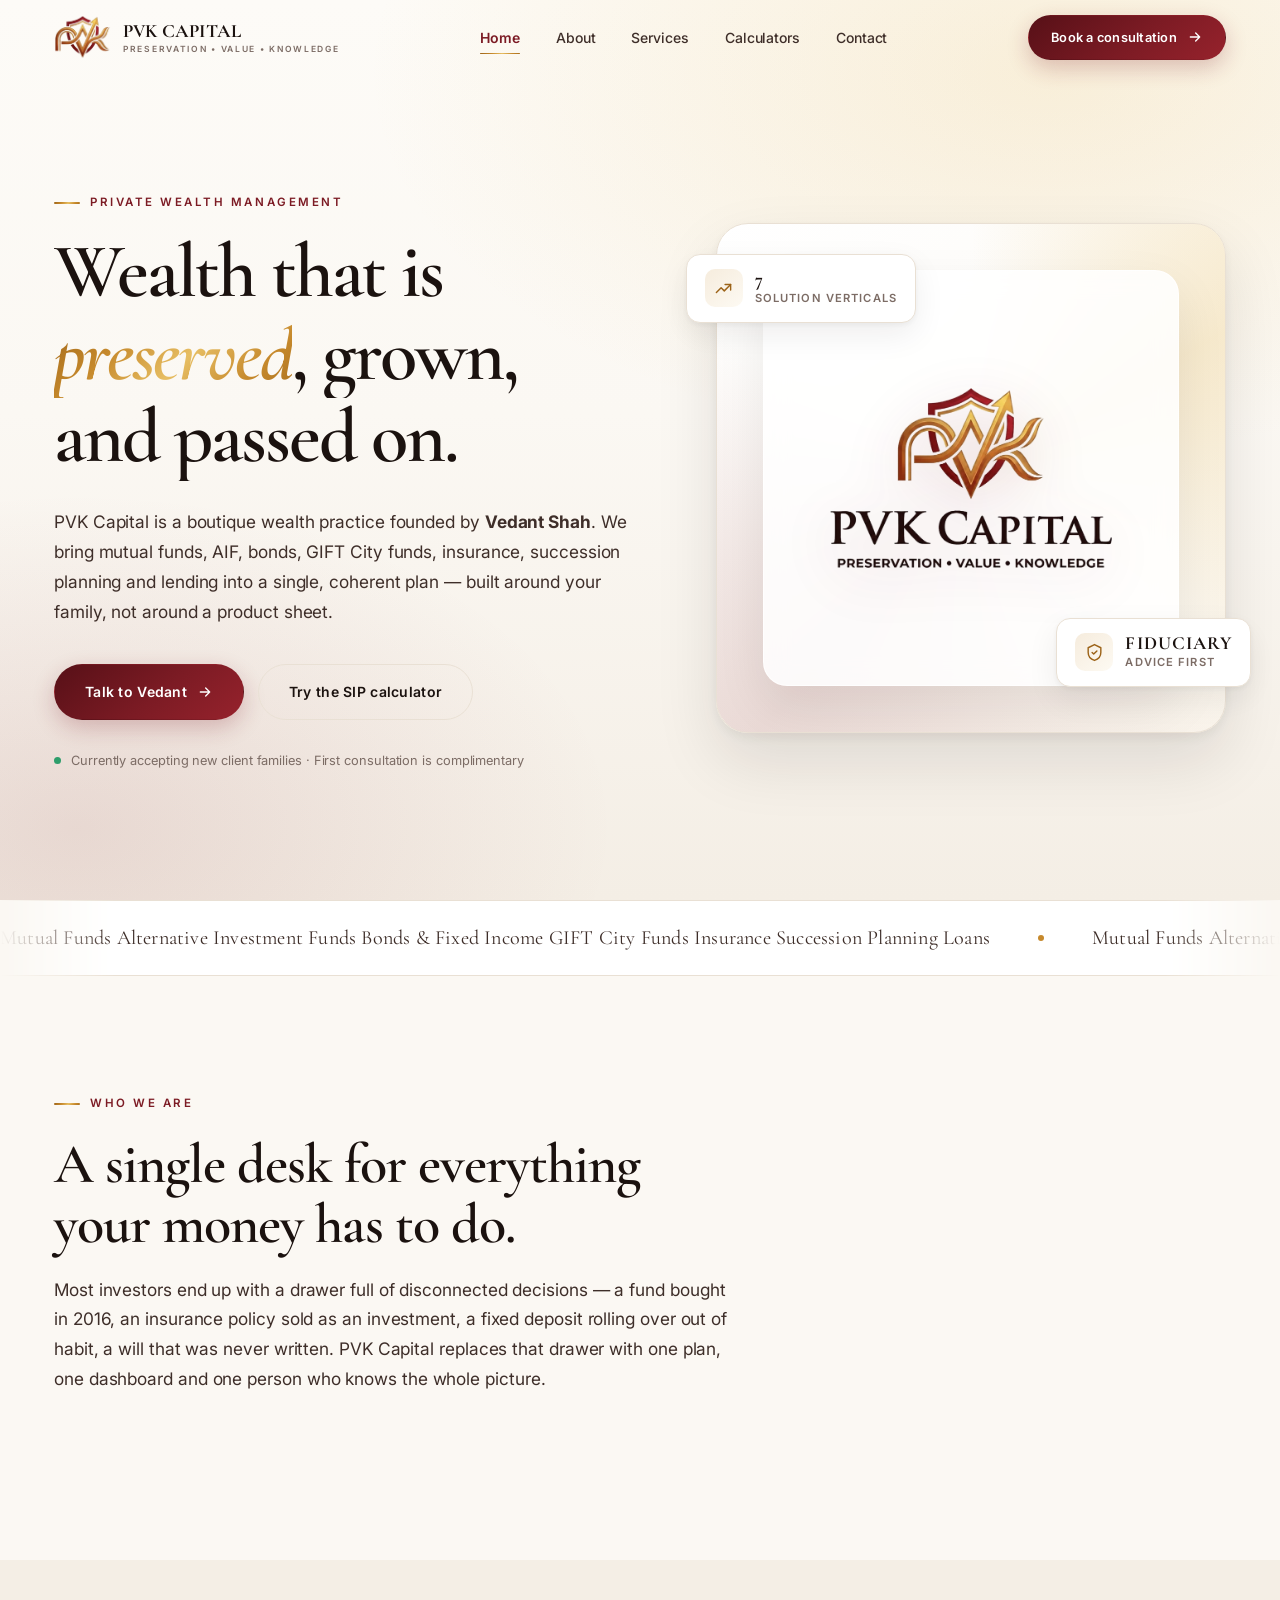
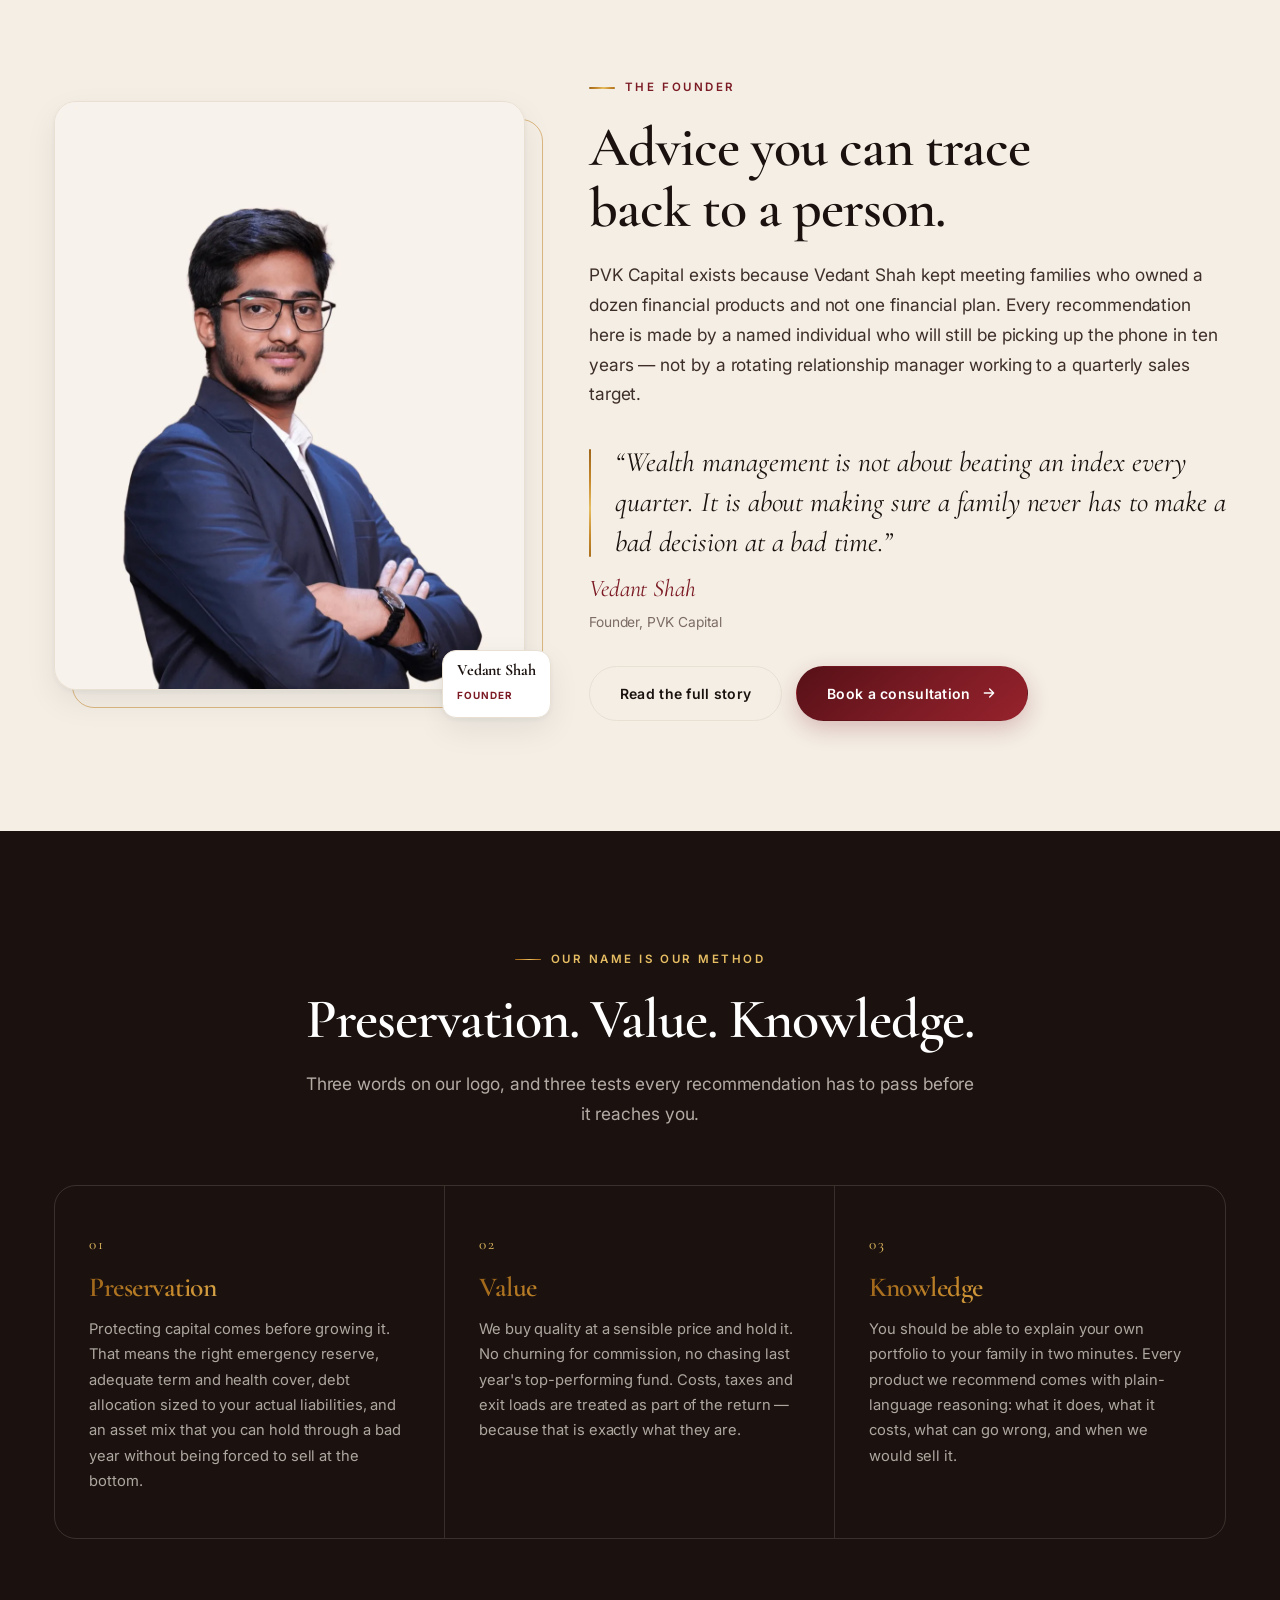
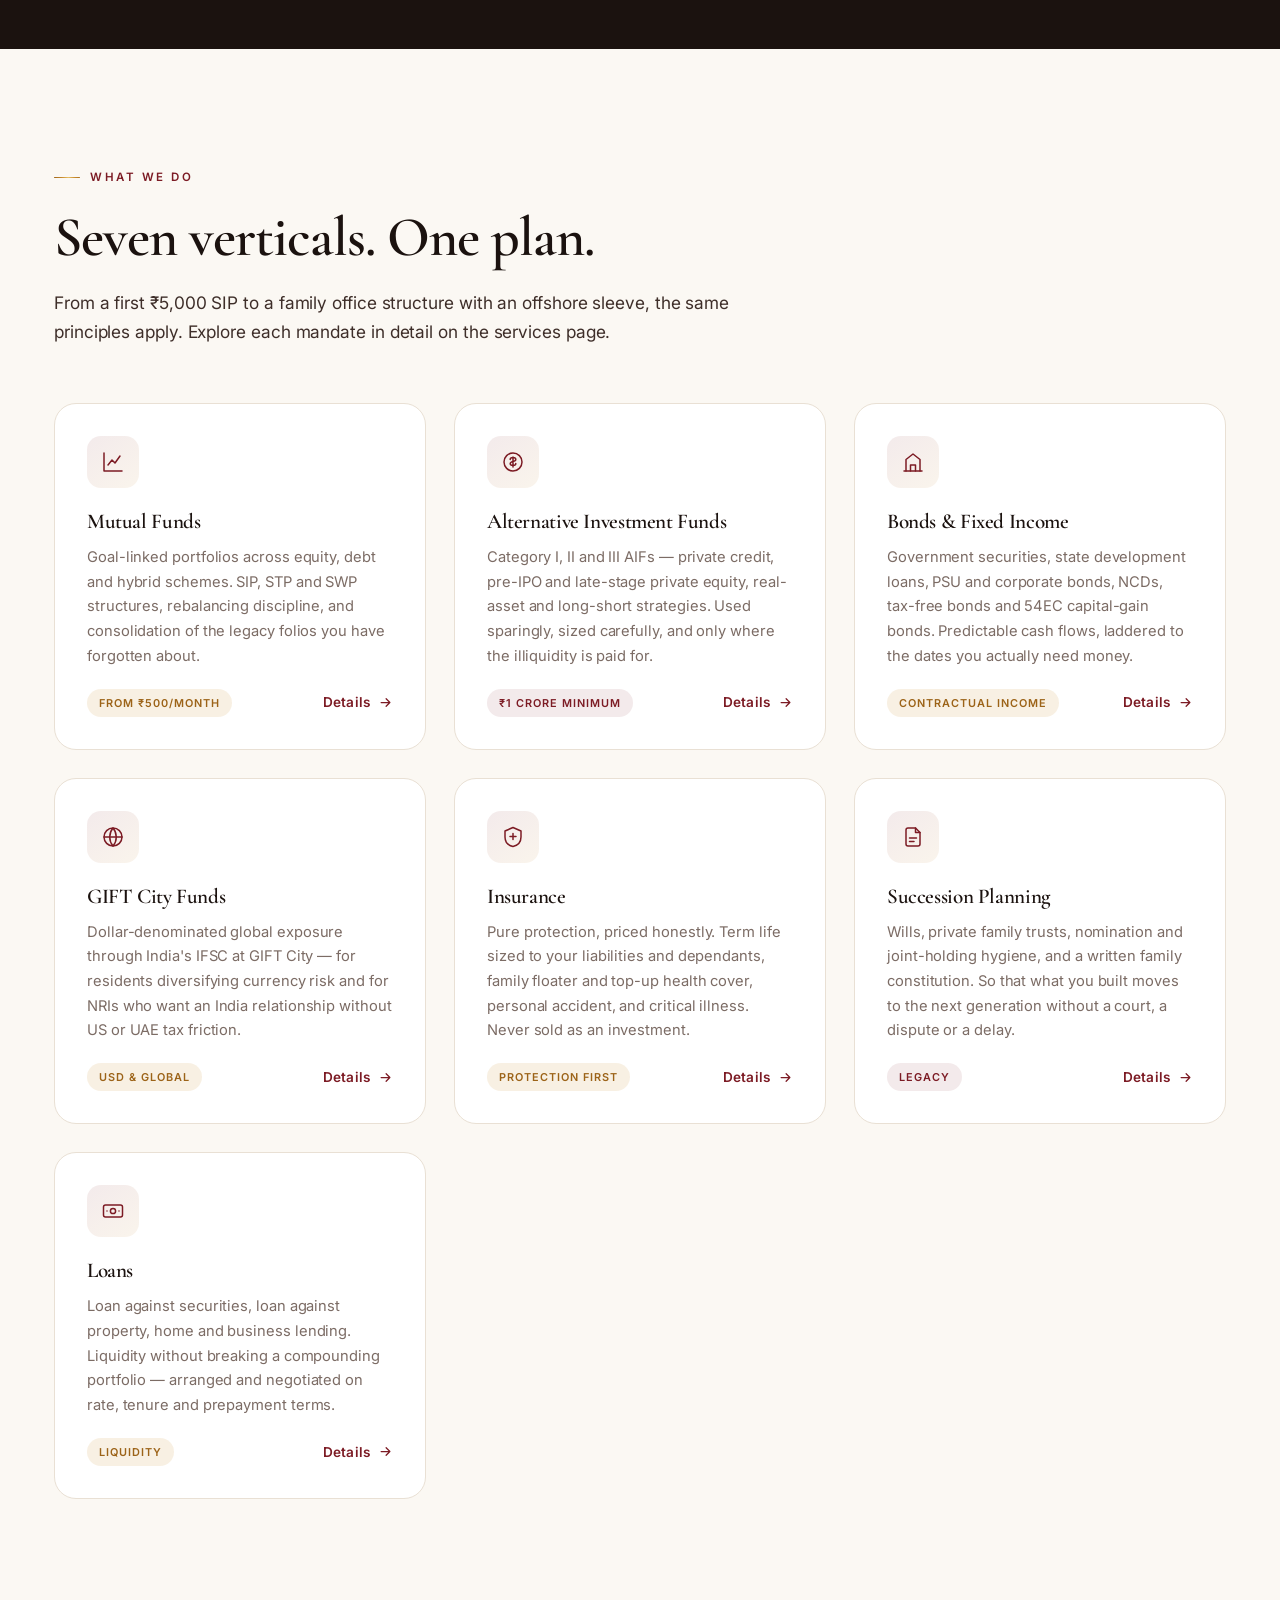
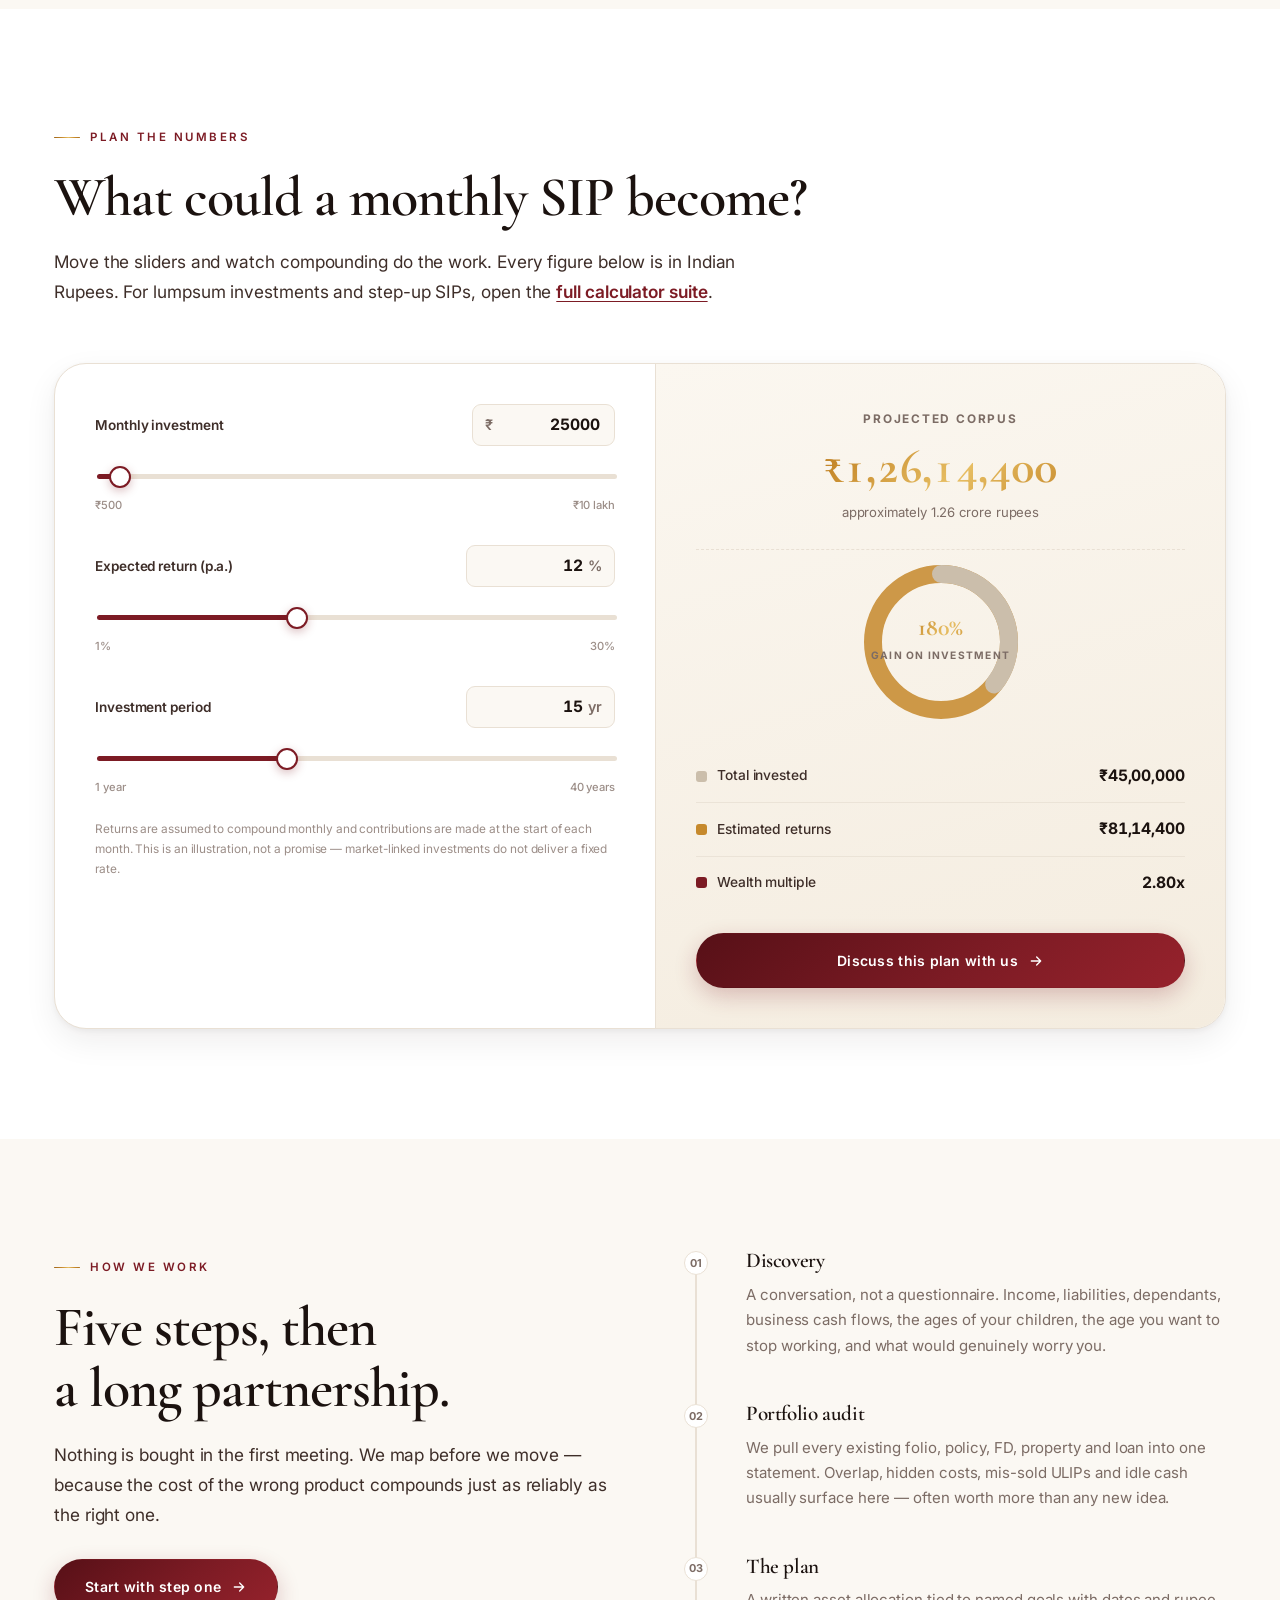
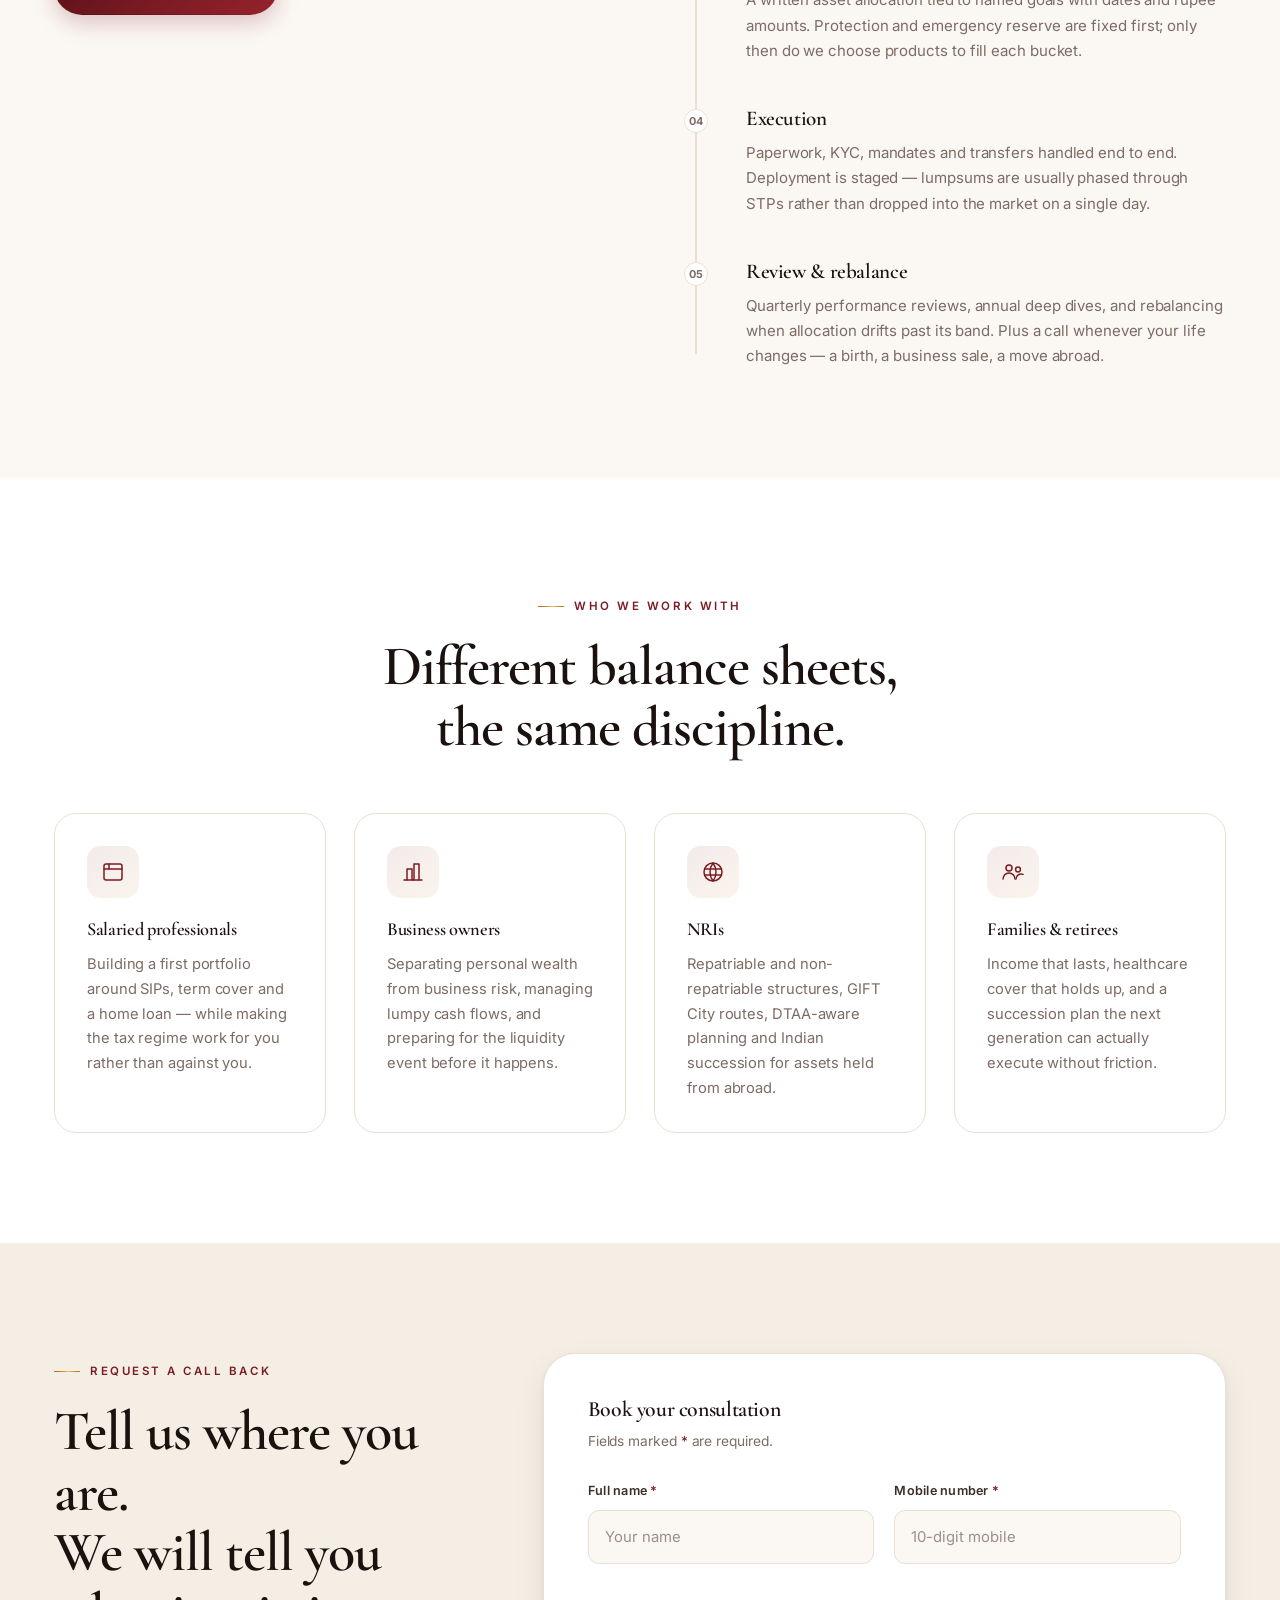
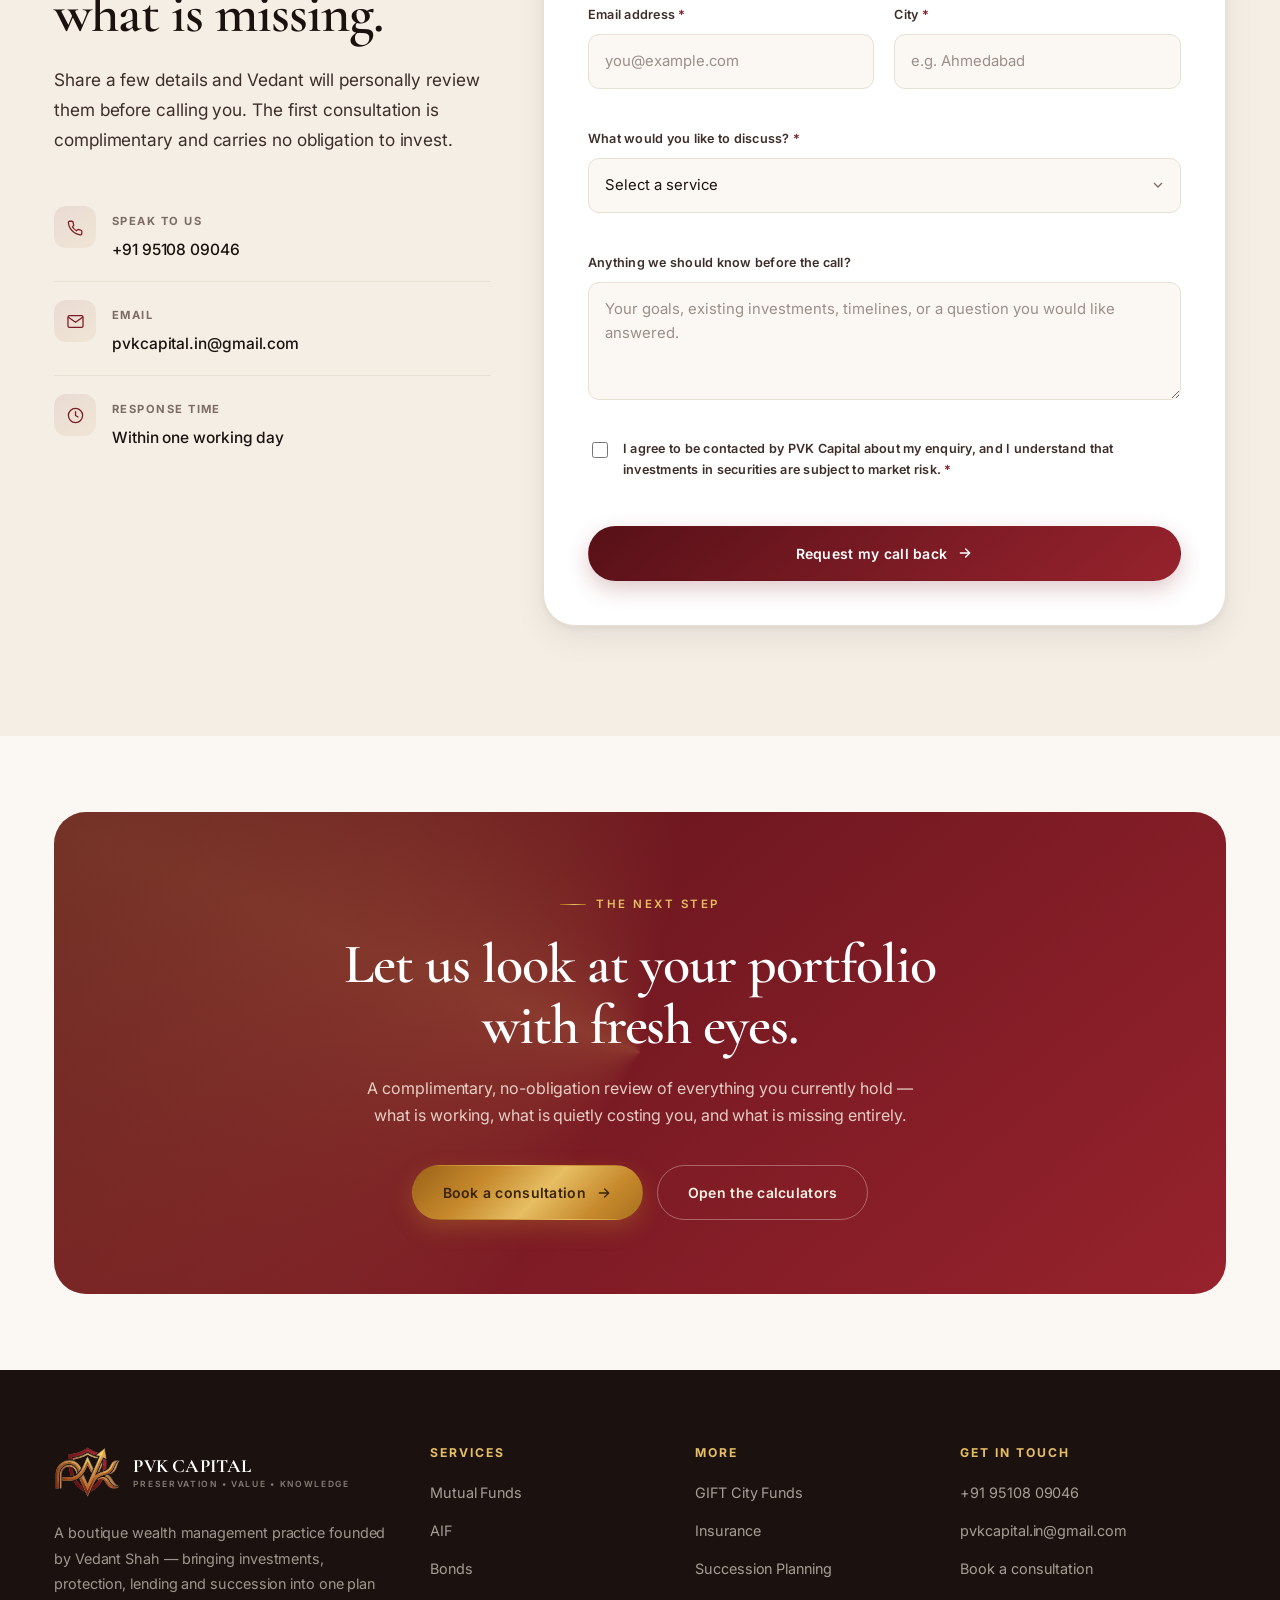
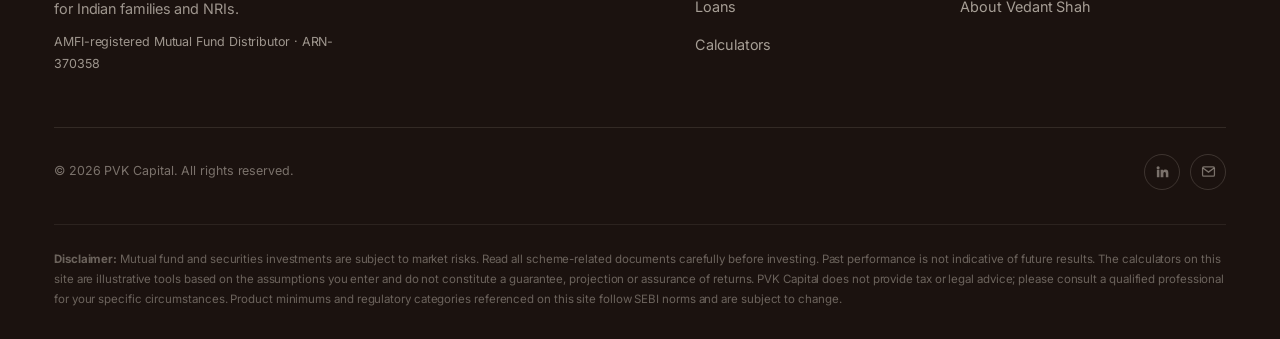
<file: Frontend/index.html>
<!DOCTYPE html>
<html lang="en-IN">
<head>
<meta charset="UTF-8">
<meta name="viewport" content="width=device-width, initial-scale=1">
<title>PVK Capital | Wealth Management &amp; Mutual Funds in Vadodara</title>
<meta name="description" content="PVK Capital is a Vadodara wealth management practice founded by Vedant Shah: mutual funds, SIPs, AIF, bonds, GIFT City funds, insurance and succession planning.">
<link rel="canonical" href="https://pvkcapital.com/">
<meta name="robots" content="index, follow, max-image-preview:large, max-snippet:-1">
<meta property="og:type" content="website">
<meta property="og:site_name" content="PVK Capital">
<meta property="og:locale" content="en_IN">
<meta property="og:url" content="https://pvkcapital.com/">
<meta property="og:title" content="PVK Capital | Wealth Management &amp; Mutual Funds in Vadodara">
<meta property="og:description" content="PVK Capital is a Vadodara wealth management practice founded by Vedant Shah: mutual funds, SIPs, AIF, bonds, GIFT City funds, insurance and succession planning.">
<meta property="og:image" content="https://pvkcapital.com/assets/img/og-image.jpg">
<meta property="og:image:width" content="1200">
<meta property="og:image:height" content="630">
<meta property="og:image:alt" content="PVK Capital logo — Preservation, Value, Knowledge">
<meta name="twitter:card" content="summary_large_image">
<meta name="twitter:title" content="PVK Capital | Wealth Management &amp; Mutual Funds in Vadodara">
<meta name="twitter:description" content="PVK Capital is a Vadodara wealth management practice founded by Vedant Shah: mutual funds, SIPs, AIF, bonds, GIFT City funds, insurance and succession planning.">
<meta name="twitter:image" content="https://pvkcapital.com/assets/img/og-image.jpg">
<meta name="theme-color" content="#7C1B24">
<link rel="icon" href="favicon.ico" sizes="48x48">
<link rel="icon" type="image/png" sizes="192x192" href="assets/img/icon-192.png">
<link rel="apple-touch-icon" href="assets/img/apple-touch-icon.png">
<link rel="preconnect" href="https://fonts.googleapis.com">
<link rel="preconnect" href="https://fonts.gstatic.com" crossorigin>
<link href="https://fonts.googleapis.com/css2?family=Cormorant+Garamond:ital,wght@0,400;0,500;0,600;0,700;1,400;1,600&family=Inter:wght@400;500;600;700&display=swap" rel="stylesheet">
<link rel="stylesheet" href="assets/css/style.css">
<script type="application/ld+json">
{
  "@context": "https://schema.org",
  "@graph": [
    {
      "@type": "FinancialService",
      "@id": "https://pvkcapital.com/#organization",
      "name": "PVK Capital",
      "url": "https://pvkcapital.com/",
      "slogan": "Preservation • Value • Knowledge",
      "description": "A boutique wealth management practice in Vadodara founded by Vedant Shah — bringing investments, protection, lending and succession into one plan for Indian families and NRIs.",
      "logo": {
        "@type": "ImageObject",
        "url": "https://pvkcapital.com/assets/img/pvk-logo.webp",
        "width": 700,
        "height": 455
      },
      "image": "https://pvkcapital.com/assets/img/og-image.jpg",
      "founder": {
        "@id": "https://pvkcapital.com/#vedant-shah"
      },
      "telephone": "+91-95108-09046",
      "email": "pvkcapital.in@gmail.com",
      "address": {
        "@type": "PostalAddress",
        "addressLocality": "Vadodara",
        "addressRegion": "Gujarat",
        "addressCountry": "IN"
      },
      "areaServed": [
        {
          "@type": "City",
          "name": "Vadodara"
        },
        {
          "@type": "State",
          "name": "Gujarat"
        },
        {
          "@type": "Country",
          "name": "India"
        }
      ],
      "openingHoursSpecification": [
        {
          "@type": "OpeningHoursSpecification",
          "dayOfWeek": [
            "Monday",
            "Tuesday",
            "Wednesday",
            "Thursday",
            "Friday",
            "Saturday"
          ],
          "opens": "10:00",
          "closes": "19:00"
        }
      ],
      "contactPoint": [
        {
          "@type": "ContactPoint",
          "contactType": "customer service",
          "telephone": "+91-95108-09046",
          "email": "pvkcapital.in@gmail.com",
          "areaServed": "IN",
          "availableLanguage": [
            "English",
            "Hindi",
            "Gujarati"
          ]
        }
      ],
      "identifier": {
        "@type": "PropertyValue",
        "propertyID": "AMFI ARN",
        "value": "ARN-370358"
      },
      "sameAs": [
        "https://www.linkedin.com/company/pvk-capital/"
      ],
      "knowsAbout": [
        "Mutual Funds",
        "Alternative Investment Funds",
        "Bonds & Fixed Income",
        "GIFT City Funds",
        "Insurance",
        "Succession Planning",
        "Loans",
        "SIP",
        "Financial planning",
        "Wealth management"
      ],
      "hasOfferCatalog": {
        "@type": "OfferCatalog",
        "name": "Wealth management services",
        "itemListElement": [
          {
            "@type": "Offer",
            "itemOffered": {
              "@type": "Service",
              "name": "Mutual Funds",
              "url": "https://pvkcapital.com/services#mutual-funds"
            }
          },
          {
            "@type": "Offer",
            "itemOffered": {
              "@type": "Service",
              "name": "Alternative Investment Funds",
              "url": "https://pvkcapital.com/services#aif"
            }
          },
          {
            "@type": "Offer",
            "itemOffered": {
              "@type": "Service",
              "name": "Bonds & Fixed Income",
              "url": "https://pvkcapital.com/services#bonds"
            }
          },
          {
            "@type": "Offer",
            "itemOffered": {
              "@type": "Service",
              "name": "GIFT City Funds",
              "url": "https://pvkcapital.com/services#gift-city"
            }
          },
          {
            "@type": "Offer",
            "itemOffered": {
              "@type": "Service",
              "name": "Insurance",
              "url": "https://pvkcapital.com/services#insurance"
            }
          },
          {
            "@type": "Offer",
            "itemOffered": {
              "@type": "Service",
              "name": "Succession Planning",
              "url": "https://pvkcapital.com/services#succession"
            }
          },
          {
            "@type": "Offer",
            "itemOffered": {
              "@type": "Service",
              "name": "Loans",
              "url": "https://pvkcapital.com/services#loans"
            }
          }
        ]
      }
    },
    {
      "@type": "WebSite",
      "@id": "https://pvkcapital.com/#website",
      "url": "https://pvkcapital.com/",
      "name": "PVK Capital",
      "publisher": {
        "@id": "https://pvkcapital.com/#organization"
      },
      "inLanguage": "en-IN"
    },
    {
      "@type": "WebPage",
      "@id": "https://pvkcapital.com/#webpage",
      "url": "https://pvkcapital.com/",
      "name": "PVK Capital | Wealth Management & Mutual Funds in Vadodara",
      "description": "PVK Capital is a Vadodara wealth management practice founded by Vedant Shah: mutual funds, SIPs, AIF, bonds, GIFT City funds, insurance and succession planning.",
      "isPartOf": {
        "@id": "https://pvkcapital.com/#website"
      },
      "about": {
        "@id": "https://pvkcapital.com/#organization"
      },
      "inLanguage": "en-IN",
      "primaryImageOfPage": {
        "@type": "ImageObject",
        "url": "https://pvkcapital.com/assets/img/og-image.jpg"
      }
    },
    {
      "@type": "Person",
      "@id": "https://pvkcapital.com/#vedant-shah",
      "name": "Vedant Shah",
      "jobTitle": "Founder",
      "worksFor": {
        "@id": "https://pvkcapital.com/#organization"
      },
      "url": "https://pvkcapital.com/about",
      "image": "https://pvkcapital.com/assets/img/founder.webp"
    }
  ]
}
</script>
</head>
<body>

<div class="readbar"></div>

<!-- ============ NAV ============ -->
<header class="nav">
  <div class="wrap">
    <a class="brand" href="index.html" aria-label="PVK Capital — home">
      <img src="assets/img/pvk-icon.webp" width="240" height="185" alt="PVK Capital" decoding="async">
      <span class="brand-txt">
        <b>PVK CAPITAL</b>
        <span>Preservation • Value • Knowledge</span>
      </span>
    </a>
    <nav class="nav-links" aria-label="Primary">
      <a href="index.html">Home</a>
      <a href="about.html">About</a>
      <a href="services.html">Services</a>
      <a href="calculators.html">Calculators</a>
      <a href="contact.html">Contact</a>
    </nav>
    <div class="nav-cta">
      <a class="btn btn-primary" href="contact.html#enquiry">
        Book a consultation
        <svg viewBox="0 0 24 24" fill="none" stroke="currentColor" stroke-width="2" stroke-linecap="round" stroke-linejoin="round"><path d="M5 12h14M13 6l6 6-6 6"/></svg>
      </a>
      <button class="burger" type="button" aria-label="Open menu" aria-controls="mobile-menu"><i></i><i></i><i></i></button>
    </div>
  </div>
</header>

<div class="mobile-menu" id="mobile-menu">
  <a href="index.html">Home</a>
  <a href="about.html">About</a>
  <a href="services.html">Services</a>
  <a href="calculators.html">Calculators</a>
  <a href="contact.html">Contact</a>
  <a class="btn btn-primary" href="contact.html#enquiry" style="border-bottom:0">Book a consultation</a>
</div>

<main>

<!-- ============ HERO ============ -->
<section class="hero">
  <div class="wrap">
    <div class="hero-grid">
      <div>
        <span class="eyebrow">Private Wealth Management</span>
        <h1>
          <span class="line"><span>Wealth that is</span></span>
          <span class="line"><span><em class="serif-i gold-text">preserved</em>, grown,</span></span>
          <span class="line"><span>and passed on.</span></span>
        </h1>
        <p class="lede">
          PVK Capital is a boutique wealth practice founded by <strong>Vedant Shah</strong>. We bring
          mutual funds, AIF, bonds, GIFT City funds, insurance, succession planning and
          lending into a single, coherent plan — built around your family, not around a product sheet.
        </p>
        <div class="hero-actions">
          <a class="btn btn-primary" href="contact.html#enquiry">
            Talk to Vedant
            <svg viewBox="0 0 24 24" fill="none" stroke="currentColor" stroke-width="2" stroke-linecap="round" stroke-linejoin="round"><path d="M5 12h14M13 6l6 6-6 6"/></svg>
          </a>
          <a class="btn btn-ghost" href="#calculator">Try the SIP calculator</a>
        </div>
        <div class="hero-note">
          <span class="dot"></span>
          Currently accepting new client families · First consultation is complimentary
        </div>
      </div>

      <div class="hero-visual">
        <div class="hero-emblem">
          <div class="hero-emblem-inner">
            <img src="assets/img/pvk-logo.webp" fetchpriority="high" alt="The PVK Capital emblem: a shield, an ascending arrow and the letters P, V and K">
          </div>
        </div>

        <div class="float-card fc-1">
          <span class="fc-ico"><svg viewBox="0 0 24 24" fill="none" stroke="currentColor" stroke-width="1.8" stroke-linecap="round" stroke-linejoin="round"><path d="M3 17l6-6 4 4 8-8"/><path d="M14 7h7v7"/></svg></span>
          <span>
            <b>7</b>
            <span>Solution verticals</span>
          </span>
        </div>

        <div class="float-card fc-2">
          <span class="fc-ico"><svg viewBox="0 0 24 24" fill="none" stroke="currentColor" stroke-width="1.8" stroke-linecap="round" stroke-linejoin="round"><path d="M12 2l8 4v6c0 5-3.4 8.6-8 10-4.6-1.4-8-5-8-10V6l8-4z"/><path d="M9 12l2 2 4-4"/></svg></span>
          <span>
            <b>Fiduciary</b>
            <span>Advice first</span>
          </span>
        </div>
      </div>
    </div>
  </div>
</section>

<!-- ============ MARQUEE ============ -->
<div class="marquee" aria-hidden="true">
  <div class="marquee-track">
    <span>Mutual Funds Alternative Investment Funds Bonds &amp; Fixed Income GIFT City Funds Insurance Succession Planning Loans</span>
  </div>
</div>

<!-- ============ INTRO + STATS ============ -->
<section class="section bg-cream">
  <div class="wrap">
    <div class="section-head" data-rv>
      <span class="eyebrow">Who we are</span>
      <h2 class="h-lg">A single desk for everything<br>your money has to do.</h2>
      <p class="lede">
        Most investors end up with a drawer full of disconnected decisions — a fund bought in 2016, an
        insurance policy sold as an investment, a fixed deposit rolling over out of habit, a will that was
        never written. PVK Capital replaces that drawer with one plan, one dashboard and one person who
        knows the whole picture.
      </p>
    </div>
  </div>
</section>

<!-- ============ FOUNDER ============ -->
<section class="section bg-sand" id="founder">
  <div class="wrap">
    <div class="founder">
      <div class="photo-frame" data-rv>
        <div class="photo-slot">
          <img src="assets/img/founder.webp" width="1000" height="1478" alt="Vedant Shah, Founder of PVK Capital" loading="lazy" decoding="async">
          <div class="photo-ph">
            <svg viewBox="0 0 24 24" fill="none" stroke="currentColor" stroke-linecap="round" stroke-linejoin="round"><rect x="3" y="4" width="18" height="16" rx="2"/><circle cx="12" cy="10.5" r="3"/><path d="M5.5 19a7 7 0 0 1 13 0"/></svg>
            <b>Vedant Shah</b>
            <span>Photograph to be added here</span>
          </div>
        </div>
        <div class="founder-badge">
          <b>Vedant Shah</b>
          <span>Founder</span>
        </div>
      </div>

      <div data-rv data-rv-d="1">
        <span class="eyebrow">The founder</span>
        <h2 class="h-lg">Advice you can trace<br>back to a person.</h2>
        <p class="lede" style="margin-top:22px">
          PVK Capital exists because Vedant Shah kept meeting families who owned a dozen financial
          products and not one financial plan. Every recommendation here is made by a named individual
          who will still be picking up the phone in ten years — not by a rotating relationship manager
          working to a quarterly sales target.
        </p>
        <div class="quote" style="margin-top:34px">
          “Wealth management is not about beating an index every quarter. It is about making sure a
          family never has to make a bad decision at a bad time.”
        </div>
        <p class="sig">Vedant Shah</p>
        <p class="small muted" style="margin-top:2px">Founder, PVK Capital</p>
        <div style="margin-top:32px;display:flex;gap:14px;flex-wrap:wrap">
          <a class="btn btn-ghost" href="about.html">Read the full story</a>
          <a class="btn btn-primary" href="contact.html#enquiry">
            Book a consultation
            <svg viewBox="0 0 24 24" fill="none" stroke="currentColor" stroke-width="2" stroke-linecap="round" stroke-linejoin="round"><path d="M5 12h14M13 6l6 6-6 6"/></svg>
          </a>
        </div>
      </div>
    </div>
  </div>
</section>

<!-- ============ THE THREE PRINCIPLES ============ -->
<section class="section bg-ink">
  <div class="wrap">
    <div class="section-head center" data-rv>
      <span class="eyebrow">Our name is our method</span>
      <h2 class="h-lg" style="color:#fff">Preservation. Value. Knowledge.</h2>
      <p class="lede" style="color:rgba(243,237,228,.7);margin-inline:auto">
        Three words on our logo, and three tests every recommendation has to pass before it reaches you.
      </p>
    </div>

    <div class="triad" data-rv data-rv-d="1">
      <div class="triad-item">
        <span class="num">01</span>
        <h3 class="gold-text">Preservation</h3>
        <p>
          Protecting capital comes before growing it. That means the right emergency reserve, adequate
          term and health cover, debt allocation sized to your actual liabilities, and an asset mix that
          you can hold through a bad year without being forced to sell at the bottom.
        </p>
      </div>
      <div class="triad-item">
        <span class="num">02</span>
        <h3 class="gold-text">Value</h3>
        <p>
          We buy quality at a sensible price and hold it. No churning for commission, no chasing last
          year's top-performing fund. Costs, taxes and exit loads are treated as part of the return —
          because that is exactly what they are.
        </p>
      </div>
      <div class="triad-item">
        <span class="num">03</span>
        <h3 class="gold-text">Knowledge</h3>
        <p>
          You should be able to explain your own portfolio to your family in two minutes. Every product
          we recommend comes with plain-language reasoning: what it does, what it costs, what can go
          wrong, and when we would sell it.
        </p>
      </div>
    </div>
  </div>
</section>

<!-- ============ SERVICES ============ -->
<section class="section bg-cream" id="services">
  <div class="wrap">
    <div class="section-head" data-rv>
      <span class="eyebrow">What we do</span>
      <h2 class="h-lg">Seven verticals. One plan.</h2>
      <p class="lede">
        From a first ₹5,000 SIP to a family office structure with an offshore sleeve, the same principles
        apply. Explore each mandate in detail on the services page.
      </p>
    </div>

    <div class="grid grid-3">

      <article class="card" data-rv data-rv-d="1">
        <span class="card-ico"><svg viewBox="0 0 24 24" fill="none" stroke="currentColor" stroke-linecap="round" stroke-linejoin="round"><path d="M3 3v18h18"/><path d="M7 15l4-5 3 3 5-7"/></svg></span>
        <h3>Mutual Funds</h3>
        <p>Goal-linked portfolios across equity, debt and hybrid schemes. SIP, STP and SWP structures, rebalancing discipline, and consolidation of the legacy folios you have forgotten about.</p>
        <div class="card-foot">
          <span class="tag tag-gold">From ₹500/month</span>
          <a class="link-arrow" href="services.html#mutual-funds">Details <svg viewBox="0 0 24 24" fill="none" stroke="currentColor" stroke-width="2" stroke-linecap="round" stroke-linejoin="round"><path d="M5 12h14M13 6l6 6-6 6"/></svg></a>
        </div>
      </article>

      <article class="card" data-rv data-rv-d="2">
        <span class="card-ico"><svg viewBox="0 0 24 24" fill="none" stroke="currentColor" stroke-linecap="round" stroke-linejoin="round"><circle cx="12" cy="12" r="9"/><path d="M12 7v10M9.2 9.4c0-1.2 1.2-2 2.8-2s2.8.8 2.8 2-1.2 1.7-2.8 2.1-2.8.9-2.8 2.1 1.2 2 2.8 2 2.8-.8 2.8-2"/></svg></span>
        <h3>Alternative Investment Funds</h3>
        <p>Category I, II and III AIFs — private credit, pre-IPO and late-stage private equity, real-asset and long-short strategies. Used sparingly, sized carefully, and only where the illiquidity is paid for.</p>
        <div class="card-foot">
          <span class="tag tag-maroon">₹1 crore minimum</span>
          <a class="link-arrow" href="services.html#aif">Details <svg viewBox="0 0 24 24" fill="none" stroke="currentColor" stroke-width="2" stroke-linecap="round" stroke-linejoin="round"><path d="M5 12h14M13 6l6 6-6 6"/></svg></a>
        </div>
      </article>

      <article class="card" data-rv data-rv-d="2">
        <span class="card-ico"><svg viewBox="0 0 24 24" fill="none" stroke="currentColor" stroke-linecap="round" stroke-linejoin="round"><path d="M3 21h18"/><path d="M5 21V9.5L12 4l7 5.5V21"/><path d="M9.5 21v-6h5v6"/></svg></span>
        <h3>Bonds &amp; Fixed Income</h3>
        <p>Government securities, state development loans, PSU and corporate bonds, NCDs, tax-free bonds and 54EC capital-gain bonds. Predictable cash flows, laddered to the dates you actually need money.</p>
        <div class="card-foot">
          <span class="tag tag-gold">Contractual income</span>
          <a class="link-arrow" href="services.html#bonds">Details <svg viewBox="0 0 24 24" fill="none" stroke="currentColor" stroke-width="2" stroke-linecap="round" stroke-linejoin="round"><path d="M5 12h14M13 6l6 6-6 6"/></svg></a>
        </div>
      </article>

      <article class="card" data-rv data-rv-d="3">
        <span class="card-ico"><svg viewBox="0 0 24 24" fill="none" stroke="currentColor" stroke-linecap="round" stroke-linejoin="round"><circle cx="12" cy="12" r="9"/><path d="M3 12h18"/><path d="M12 3a14 14 0 0 1 0 18a14 14 0 0 1 0-18z"/></svg></span>
        <h3>GIFT City Funds</h3>
        <p>Dollar-denominated global exposure through India's IFSC at GIFT City — for residents diversifying currency risk and for NRIs who want an India relationship without US or UAE tax friction.</p>
        <div class="card-foot">
          <span class="tag tag-gold">USD &amp; global</span>
          <a class="link-arrow" href="services.html#gift-city">Details <svg viewBox="0 0 24 24" fill="none" stroke="currentColor" stroke-width="2" stroke-linecap="round" stroke-linejoin="round"><path d="M5 12h14M13 6l6 6-6 6"/></svg></a>
        </div>
      </article>

      <article class="card" data-rv data-rv-d="1">
        <span class="card-ico"><svg viewBox="0 0 24 24" fill="none" stroke="currentColor" stroke-linecap="round" stroke-linejoin="round"><path d="M12 2.5l8 3.5v6c0 4.8-3.3 8.4-8 9.5-4.7-1.1-8-4.7-8-9.5V6z"/><path d="M12 8.5v6M9 11.5h6"/></svg></span>
        <h3>Insurance</h3>
        <p>Pure protection, priced honestly. Term life sized to your liabilities and dependants, family floater and top-up health cover, personal accident, and critical illness. Never sold as an investment.</p>
        <div class="card-foot">
          <span class="tag tag-gold">Protection first</span>
          <a class="link-arrow" href="services.html#insurance">Details <svg viewBox="0 0 24 24" fill="none" stroke="currentColor" stroke-width="2" stroke-linecap="round" stroke-linejoin="round"><path d="M5 12h14M13 6l6 6-6 6"/></svg></a>
        </div>
      </article>

      <article class="card" data-rv data-rv-d="2">
        <span class="card-ico"><svg viewBox="0 0 24 24" fill="none" stroke="currentColor" stroke-linecap="round" stroke-linejoin="round"><path d="M14.5 3H7a2 2 0 0 0-2 2v14a2 2 0 0 0 2 2h10a2 2 0 0 0 2-2V7.5z"/><path d="M14.5 3v4.5H19"/><path d="M8.5 13h7M8.5 16.5h4.5"/></svg></span>
        <h3>Succession Planning</h3>
        <p>Wills, private family trusts, nomination and joint-holding hygiene, and a written family constitution. So that what you built moves to the next generation without a court, a dispute or a delay.</p>
        <div class="card-foot">
          <span class="tag tag-maroon">Legacy</span>
          <a class="link-arrow" href="services.html#succession">Details <svg viewBox="0 0 24 24" fill="none" stroke="currentColor" stroke-width="2" stroke-linecap="round" stroke-linejoin="round"><path d="M5 12h14M13 6l6 6-6 6"/></svg></a>
        </div>
      </article>

      <article class="card" data-rv data-rv-d="3">
        <span class="card-ico"><svg viewBox="0 0 24 24" fill="none" stroke="currentColor" stroke-linecap="round" stroke-linejoin="round"><rect x="2.5" y="6" width="19" height="12" rx="2"/><circle cx="12" cy="12" r="2.6"/><path d="M6 12h.01M18 12h.01"/></svg></span>
        <h3>Loans</h3>
        <p>Loan against securities, loan against property, home and business lending. Liquidity without breaking a compounding portfolio — arranged and negotiated on rate, tenure and prepayment terms.</p>
        <div class="card-foot">
          <span class="tag tag-gold">Liquidity</span>
          <a class="link-arrow" href="services.html#loans">Details <svg viewBox="0 0 24 24" fill="none" stroke="currentColor" stroke-width="2" stroke-linecap="round" stroke-linejoin="round"><path d="M5 12h14M13 6l6 6-6 6"/></svg></a>
        </div>
      </article>

    </div>
  </div>
</section>

<!-- ============ CALCULATOR ============ -->
<section class="section bg-white" id="calculator">
  <div class="wrap">
    <div class="section-head" data-rv>
      <span class="eyebrow">Plan the numbers</span>
      <h2 class="h-lg">What could a monthly SIP become?</h2>
      <p class="lede">
        Move the sliders and watch compounding do the work. Every figure below is in Indian Rupees.
        For lumpsum investments and step-up SIPs, open the
        <a href="calculators.html" style="color:var(--maroon);font-weight:600;text-decoration:underline;text-underline-offset:3px">full calculator suite</a>.
      </p>
    </div>

    <div class="calc" data-calc="sip" data-rv data-rv-d="1">
      <div class="calc-controls">

        <div class="field" data-field="amount">
          <div class="field-top">
            <label for="h-amt">Monthly investment</label>
            <span class="field-val"><i>₹</i><input id="h-amt" type="number" value="25000" min="500" max="1000000" step="500" inputmode="numeric" aria-label="Monthly investment in rupees"></span>
          </div>
          <input type="range" min="500" max="1000000" step="500" value="25000" aria-label="Monthly investment slider">
          <div class="range-scale"><span>₹500</span><span>₹10 lakh</span></div>
        </div>

        <div class="field" data-field="rate">
          <div class="field-top">
            <label for="h-rate">Expected return (p.a.)</label>
            <span class="field-val"><input id="h-rate" type="number" value="12" min="1" max="30" step="0.5" inputmode="decimal" aria-label="Expected annual return percentage"><i>%</i></span>
          </div>
          <input type="range" min="1" max="30" step="0.5" value="12" aria-label="Expected return slider">
          <div class="range-scale"><span>1%</span><span>30%</span></div>
        </div>

        <div class="field" data-field="years" style="margin-bottom:0">
          <div class="field-top">
            <label for="h-yrs">Investment period</label>
            <span class="field-val"><input id="h-yrs" type="number" value="15" min="1" max="40" step="1" inputmode="numeric" aria-label="Investment period in years"><i>yr</i></span>
          </div>
          <input type="range" min="1" max="40" step="1" value="15" aria-label="Investment period slider">
          <div class="range-scale"><span>1 year</span><span>40 years</span></div>
        </div>

        <p class="calc-note">
          Returns are assumed to compound monthly and contributions are made at the start of each month.
          This is an illustration, not a promise — market-linked investments do not deliver a fixed rate.
        </p>
      </div>

      <div class="calc-out">
        <div class="calc-result-main">
          <span>Projected corpus</span>
          <b class="gold-text" data-out="total">₹0</b>
          <em data-out="total-words"></em>
        </div>

        <div class="donut-wrap">
          <svg class="donut" width="168" height="168" viewBox="0 0 168 168" aria-hidden="true">
            <circle data-donut="track" cx="84" cy="84" r="68" stroke="#C6892C" stroke-width="18" opacity=".85"></circle>
            <circle data-donut="arc" cx="84" cy="84" r="68" stroke="#CBBEAB" stroke-width="18"></circle>
          </svg>
          <div class="donut-mid">
            <b class="gold-text" data-out="gain-pct">0%</b>
            <span>Gain on investment</span>
          </div>
        </div>

        <div class="calc-breakdown">
          <div class="cb-row">
            <span class="cb-k"><i class="swatch" style="background:#CBBEAB"></i> Total invested</span>
            <span class="cb-v" data-out="invested">₹0</span>
          </div>
          <div class="cb-row">
            <span class="cb-k"><i class="swatch" style="background:#C6892C"></i> Estimated returns</span>
            <span class="cb-v" data-out="returns">₹0</span>
          </div>
          <div class="cb-row">
            <span class="cb-k"><i class="swatch" style="background:#7C1B24"></i> Wealth multiple</span>
            <span class="cb-v" data-out="multiple">0x</span>
          </div>
        </div>

        <div class="calc-cta">
          <a class="btn btn-primary btn-block" data-plan-cta href="contact.html#enquiry">
            Discuss this plan with us
            <svg viewBox="0 0 24 24" fill="none" stroke="currentColor" stroke-width="2" stroke-linecap="round" stroke-linejoin="round"><path d="M5 12h14M13 6l6 6-6 6"/></svg>
          </a>
        </div>
      </div>
    </div>
  </div>
</section>

<!-- ============ PROCESS ============ -->
<section class="section bg-cream">
  <div class="wrap">
    <div class="grid grid-2" style="gap:64px;align-items:start">
      <div class="process-sticky" data-rv>
        <span class="eyebrow">How we work</span>
        <h2 class="h-lg">Five steps, then<br>a long partnership.</h2>
        <p class="lede" style="margin-top:22px">
          Nothing is bought in the first meeting. We map before we move — because the cost of the wrong
          product compounds just as reliably as the right one.
        </p>
        <a class="btn btn-primary" style="margin-top:30px" href="contact.html#enquiry">
          Start with step one
          <svg viewBox="0 0 24 24" fill="none" stroke="currentColor" stroke-width="2" stroke-linecap="round" stroke-linejoin="round"><path d="M5 12h14M13 6l6 6-6 6"/></svg>
        </a>
      </div>

      <div class="timeline" data-rv data-rv-d="1">
        <div class="tl-item">
          <span class="tl-dot">01</span>
          <h3>Discovery</h3>
          <p>A conversation, not a questionnaire. Income, liabilities, dependants, business cash flows, the ages of your children, the age you want to stop working, and what would genuinely worry you.</p>
        </div>
        <div class="tl-item">
          <span class="tl-dot">02</span>
          <h3>Portfolio audit</h3>
          <p>We pull every existing folio, policy, FD, property and loan into one statement. Overlap, hidden costs, mis-sold ULIPs and idle cash usually surface here — often worth more than any new idea.</p>
        </div>
        <div class="tl-item">
          <span class="tl-dot">03</span>
          <h3>The plan</h3>
          <p>A written asset allocation tied to named goals with dates and rupee amounts. Protection and emergency reserve are fixed first; only then do we choose products to fill each bucket.</p>
        </div>
        <div class="tl-item">
          <span class="tl-dot">04</span>
          <h3>Execution</h3>
          <p>Paperwork, KYC, mandates and transfers handled end to end. Deployment is staged — lumpsums are usually phased through STPs rather than dropped into the market on a single day.</p>
        </div>
        <div class="tl-item">
          <span class="tl-dot">05</span>
          <h3>Review &amp; rebalance</h3>
          <p>Quarterly performance reviews, annual deep dives, and rebalancing when allocation drifts past its band. Plus a call whenever your life changes — a birth, a business sale, a move abroad.</p>
        </div>
      </div>
    </div>
  </div>
</section>

<!-- ============ WHO WE SERVE ============ -->
<section class="section bg-white">
  <div class="wrap">
    <div class="section-head center" data-rv>
      <span class="eyebrow">Who we work with</span>
      <h2 class="h-lg">Different balance sheets,<br>the same discipline.</h2>
    </div>

    <div class="grid grid-4">
      <article class="card" data-rv data-rv-d="1">
        <span class="card-ico"><svg viewBox="0 0 24 24" fill="none" stroke="currentColor" stroke-linecap="round" stroke-linejoin="round"><rect x="3" y="4" width="18" height="16" rx="2"/><path d="M3 9h18M8 4v5"/></svg></span>
        <h3 style="font-size:1.15rem">Salaried professionals</h3>
        <p>Building a first portfolio around SIPs, term cover and a home loan — while making the tax regime work for you rather than against you.</p>
      </article>
      <article class="card" data-rv data-rv-d="2">
        <span class="card-ico"><svg viewBox="0 0 24 24" fill="none" stroke="currentColor" stroke-linecap="round" stroke-linejoin="round"><path d="M3 20h18"/><path d="M6 20V9h5v11M13 20V4h5v16"/></svg></span>
        <h3 style="font-size:1.15rem">Business owners</h3>
        <p>Separating personal wealth from business risk, managing lumpy cash flows, and preparing for the liquidity event before it happens.</p>
      </article>
      <article class="card" data-rv data-rv-d="3">
        <span class="card-ico"><svg viewBox="0 0 24 24" fill="none" stroke="currentColor" stroke-linecap="round" stroke-linejoin="round"><circle cx="12" cy="12" r="9"/><path d="M3.5 9h17M3.5 15h17"/><path d="M12 3a15 15 0 0 1 0 18a15 15 0 0 1 0-18z"/></svg></span>
        <h3 style="font-size:1.15rem">NRIs</h3>
        <p>Repatriable and non-repatriable structures, GIFT City routes, DTAA-aware planning and Indian succession for assets held from abroad.</p>
      </article>
      <article class="card" data-rv data-rv-d="4">
        <span class="card-ico"><svg viewBox="0 0 24 24" fill="none" stroke="currentColor" stroke-linecap="round" stroke-linejoin="round"><circle cx="8" cy="8" r="3"/><circle cx="17" cy="9.5" r="2.4"/><path d="M2 19a6 6 0 0 1 12 0"/><path d="M15 19a5 5 0 0 1 7-4.6"/></svg></span>
        <h3 style="font-size:1.15rem">Families &amp; retirees</h3>
        <p>Income that lasts, healthcare cover that holds up, and a succession plan the next generation can actually execute without friction.</p>
      </article>
    </div>
  </div>
</section>

<!-- ============ ENQUIRY ============ -->
<section class="section bg-sand" id="enquiry">
  <div class="wrap">
    <div class="contact-split">
      <div data-rv>
        <span class="eyebrow">Request a call back</span>
        <h2 class="h-lg">Tell us where you are.<br>We will tell you what is missing.</h2>
        <p class="lede" style="margin-top:22px">
          Share a few details and Vedant will personally review them before calling you. The first
          consultation is complimentary and carries no obligation to invest.
        </p>

        <div class="info-list">
          <div class="info-item">
            <span class="info-ico"><svg viewBox="0 0 24 24" fill="none" stroke="currentColor" stroke-linecap="round" stroke-linejoin="round"><path d="M20 16.9v2.6a1.7 1.7 0 0 1-1.9 1.7 17 17 0 0 1-7.4-2.6 16.7 16.7 0 0 1-5.1-5.1A17 17 0 0 1 3 6a1.7 1.7 0 0 1 1.7-1.9h2.6a1.7 1.7 0 0 1 1.7 1.5c.1.9.3 1.7.6 2.5a1.7 1.7 0 0 1-.4 1.8l-1.1 1.1a13.6 13.6 0 0 0 5.1 5.1l1.1-1.1a1.7 1.7 0 0 1 1.8-.4c.8.3 1.6.5 2.5.6a1.7 1.7 0 0 1 1.4 1.7z"/></svg></span>
            <span>
              <span class="k">Speak to us</span>
              <a class="v" href="tel:+919510809046">+91 95108 09046</a>
            </span>
          </div>
          <div class="info-item">
            <span class="info-ico"><svg viewBox="0 0 24 24" fill="none" stroke="currentColor" stroke-linecap="round" stroke-linejoin="round"><rect x="2.5" y="4.5" width="19" height="15" rx="2"/><path d="M3 6.5l9 6.5 9-6.5"/></svg></span>
            <span>
              <span class="k">Email</span>
              <a class="v" data-inbox data-inbox-text href="mailto:pvkcapital.in@gmail.com">pvkcapital.in@gmail.com</a>
            </span>
          </div>
          <div class="info-item">
            <span class="info-ico"><svg viewBox="0 0 24 24" fill="none" stroke="currentColor" stroke-linecap="round" stroke-linejoin="round"><circle cx="12" cy="12" r="9"/><path d="M12 7v5l3.2 1.9"/></svg></span>
            <span>
              <span class="k">Response time</span>
              <span class="v">Within one working day</span>
            </span>
          </div>
        </div>
      </div>

      <div data-rv data-rv-d="1">
        <form class="form-card" data-pvk-form data-subject="Consultation request" novalidate>
          <h3 class="h-sm" style="margin-bottom:8px">Book your consultation</h3>
          <p class="small muted" style="margin-bottom:28px">Fields marked <span style="color:var(--maroon)">*</span> are required.</p>

          <div class="form-grid">
            <div class="fg">
              <label for="e-name">Full name <span class="req">*</span></label>
              <input id="e-name" name="name" type="text" placeholder="Your name" required data-validate="name" autocomplete="name">
              <span class="msg"></span>
            </div>
            <div class="fg">
              <label for="e-phone">Mobile number <span class="req">*</span></label>
              <input id="e-phone" name="phone" type="tel" placeholder="10-digit mobile" required data-validate="phone" autocomplete="tel">
              <span class="msg"></span>
            </div>
            <div class="fg">
              <label for="e-email">Email address <span class="req">*</span></label>
              <input id="e-email" name="email" type="email" placeholder="you@example.com" required data-validate="email" autocomplete="email">
              <span class="msg"></span>
            </div>
            <div class="fg">
              <label for="e-city">City <span class="req">*</span></label>
              <input id="e-city" name="city" type="text" placeholder="e.g. Ahmedabad" required autocomplete="address-level2">
              <span class="msg"></span>
            </div>
            <div class="fg full">
              <label for="e-service">What would you like to discuss? <span class="req">*</span></label>
              <select id="e-service" name="service" required>
                <option value="">Select a service</option>
                <option>Mutual Funds</option>
                <option>Alternative Investment Fund (AIF)</option>
                <option>Bonds &amp; Fixed Income</option>
                <option>GIFT City Fund</option>
                <option>Insurance</option>
                <option>Succession Planning</option>
                <option>Loans</option>
                <option>A complete financial plan</option>
              </select>
              <span class="msg"></span>
            </div>
            <div class="fg full">
              <label for="e-msg">Anything we should know before the call?</label>
              <textarea id="e-msg" name="message" placeholder="Your goals, existing investments, timelines, or a question you would like answered."></textarea>
              <span class="msg"></span>
            </div>
            <div class="fg full">
              <label class="consent">
                <input type="checkbox" name="consent" value="Yes" required>
                <span>I agree to be contacted by PVK Capital about my enquiry, and I understand that investments in securities are subject to market risk. <span class="req">*</span></span>
              </label>
              <span class="msg"></span>
            </div>
          </div>

          <button class="btn btn-primary btn-block" type="submit" style="margin-top:26px">
            Request my call back
            <svg viewBox="0 0 24 24" fill="none" stroke="currentColor" stroke-width="2" stroke-linecap="round" stroke-linejoin="round"><path d="M5 12h14M13 6l6 6-6 6"/></svg>
          </button>

          <div class="form-status" role="status" aria-live="polite"></div>
        </form>
      </div>
    </div>
  </div>
</section>

<!-- ============ CTA BAND ============ -->
<section class="section-sm bg-cream">
  <div class="wrap">
    <div class="cta-band" data-rv>
      <span class="eyebrow" style="color:var(--gold-lt)">The next step</span>
      <h2 class="h-lg">Let us look at your portfolio<br>with fresh eyes.</h2>
      <p>
        A complimentary, no-obligation review of everything you currently hold — what is working, what is
        quietly costing you, and what is missing entirely.
      </p>
      <div class="cta-actions">
        <a class="btn btn-gold" href="contact.html#enquiry">
          Book a consultation
          <svg viewBox="0 0 24 24" fill="none" stroke="currentColor" stroke-width="2" stroke-linecap="round" stroke-linejoin="round"><path d="M5 12h14M13 6l6 6-6 6"/></svg>
        </a>
        <a class="btn btn-ghost" href="calculators.html">Open the calculators</a>
      </div>
    </div>
  </div>
</section>

</main>

<!-- ============ FOOTER ============ -->
<footer class="footer">
  <div class="wrap">
    <div class="footer-top">
      <div>
        <a class="brand" href="index.html">
          <img src="assets/img/pvk-icon.webp" width="240" height="185" alt="PVK Capital" style="height:52px" loading="lazy" decoding="async">
          <span class="brand-txt">
            <b>PVK CAPITAL</b>
            <span>Preservation • Value • Knowledge</span>
          </span>
        </a>
        <p class="footer-about">
          A boutique wealth management practice founded by Vedant Shah — bringing investments,
          protection, lending and succession into one plan for Indian families and NRIs.
        </p>
        <p class="footer-about" style="margin-top:10px;font-size:.78rem">AMFI-registered Mutual Fund Distributor · ARN-370358</p>
      </div>

      <div>
        <h4>Services</h4>
        <ul class="footer-links">
          <li><a href="services.html#mutual-funds">Mutual Funds</a></li>
          <li><a href="services.html#aif">AIF</a></li>
          <li><a href="services.html#bonds">Bonds</a></li>
        </ul>
      </div>

      <div>
        <h4>More</h4>
        <ul class="footer-links">
          <li><a href="services.html#gift-city">GIFT City Funds</a></li>
          <li><a href="services.html#insurance">Insurance</a></li>
          <li><a href="services.html#succession">Succession Planning</a></li>
          <li><a href="services.html#loans">Loans</a></li>
          <li><a href="calculators.html">Calculators</a></li>
        </ul>
      </div>

      <div>
        <h4>Get in touch</h4>
        <ul class="footer-links">
          <li><a href="tel:+919510809046">+91 95108 09046</a></li>
          <li><a data-inbox data-inbox-text href="mailto:pvkcapital.in@gmail.com">pvkcapital.in@gmail.com</a></li>
          <li><a href="contact.html#enquiry">Book a consultation</a></li>
          <li><a href="about.html">About Vedant Shah</a></li>
        </ul>
      </div>
    </div>

    <div class="footer-bottom">
      <span>© <span data-year>2026</span> PVK Capital. All rights reserved.</span>
      <div class="socials">
        <a href="https://www.linkedin.com/company/pvk-capital/" target="_blank" rel="noopener noreferrer" aria-label="LinkedIn"><svg viewBox="0 0 24 24" fill="currentColor"><path d="M4.98 3.5a2.5 2.5 0 1 1 0 5 2.5 2.5 0 0 1 0-5zM3 9h4v12H3zM9 9h3.8v1.7h.05a4.2 4.2 0 0 1 3.75-2c4 0 4.75 2.6 4.75 6V21h-4v-5.4c0-1.3 0-3-1.8-3s-2.1 1.4-2.1 2.9V21H9z"/></svg></a>
        <a data-inbox href="mailto:pvkcapital.in@gmail.com" aria-label="Email"><svg viewBox="0 0 24 24" fill="none" stroke="currentColor" stroke-width="2"><rect x="2.5" y="4.5" width="19" height="15" rx="2"/><path d="M3 6.5l9 6.5 9-6.5"/></svg></a>
      </div>
    </div>

    <p class="disclaimer">
      <strong>Disclaimer:</strong> Mutual fund and securities investments are subject to market risks. Read all
      scheme-related documents carefully before investing. Past performance is not indicative of future results.
      The calculators on this site are illustrative tools based on the assumptions you enter and do not
      constitute a guarantee, projection or assurance of returns. PVK Capital does not provide tax or legal
      advice; please consult a qualified professional for your specific circumstances. Product minimums and
      regulatory categories referenced on this site follow SEBI norms and are subject to change.
    </p>
  </div>
</footer>

<button class="totop" type="button" aria-label="Back to top">
  <svg viewBox="0 0 24 24" fill="none" stroke="currentColor" stroke-width="2" stroke-linecap="round" stroke-linejoin="round"><path d="M12 19V5M5 12l7-7 7 7"/></svg>
</button>

<script src="assets/js/main.js"></script>
<script src="assets/js/calculators.js"></script>
<script src="assets/js/forms.js"></script>
</body>
</html>
</file>
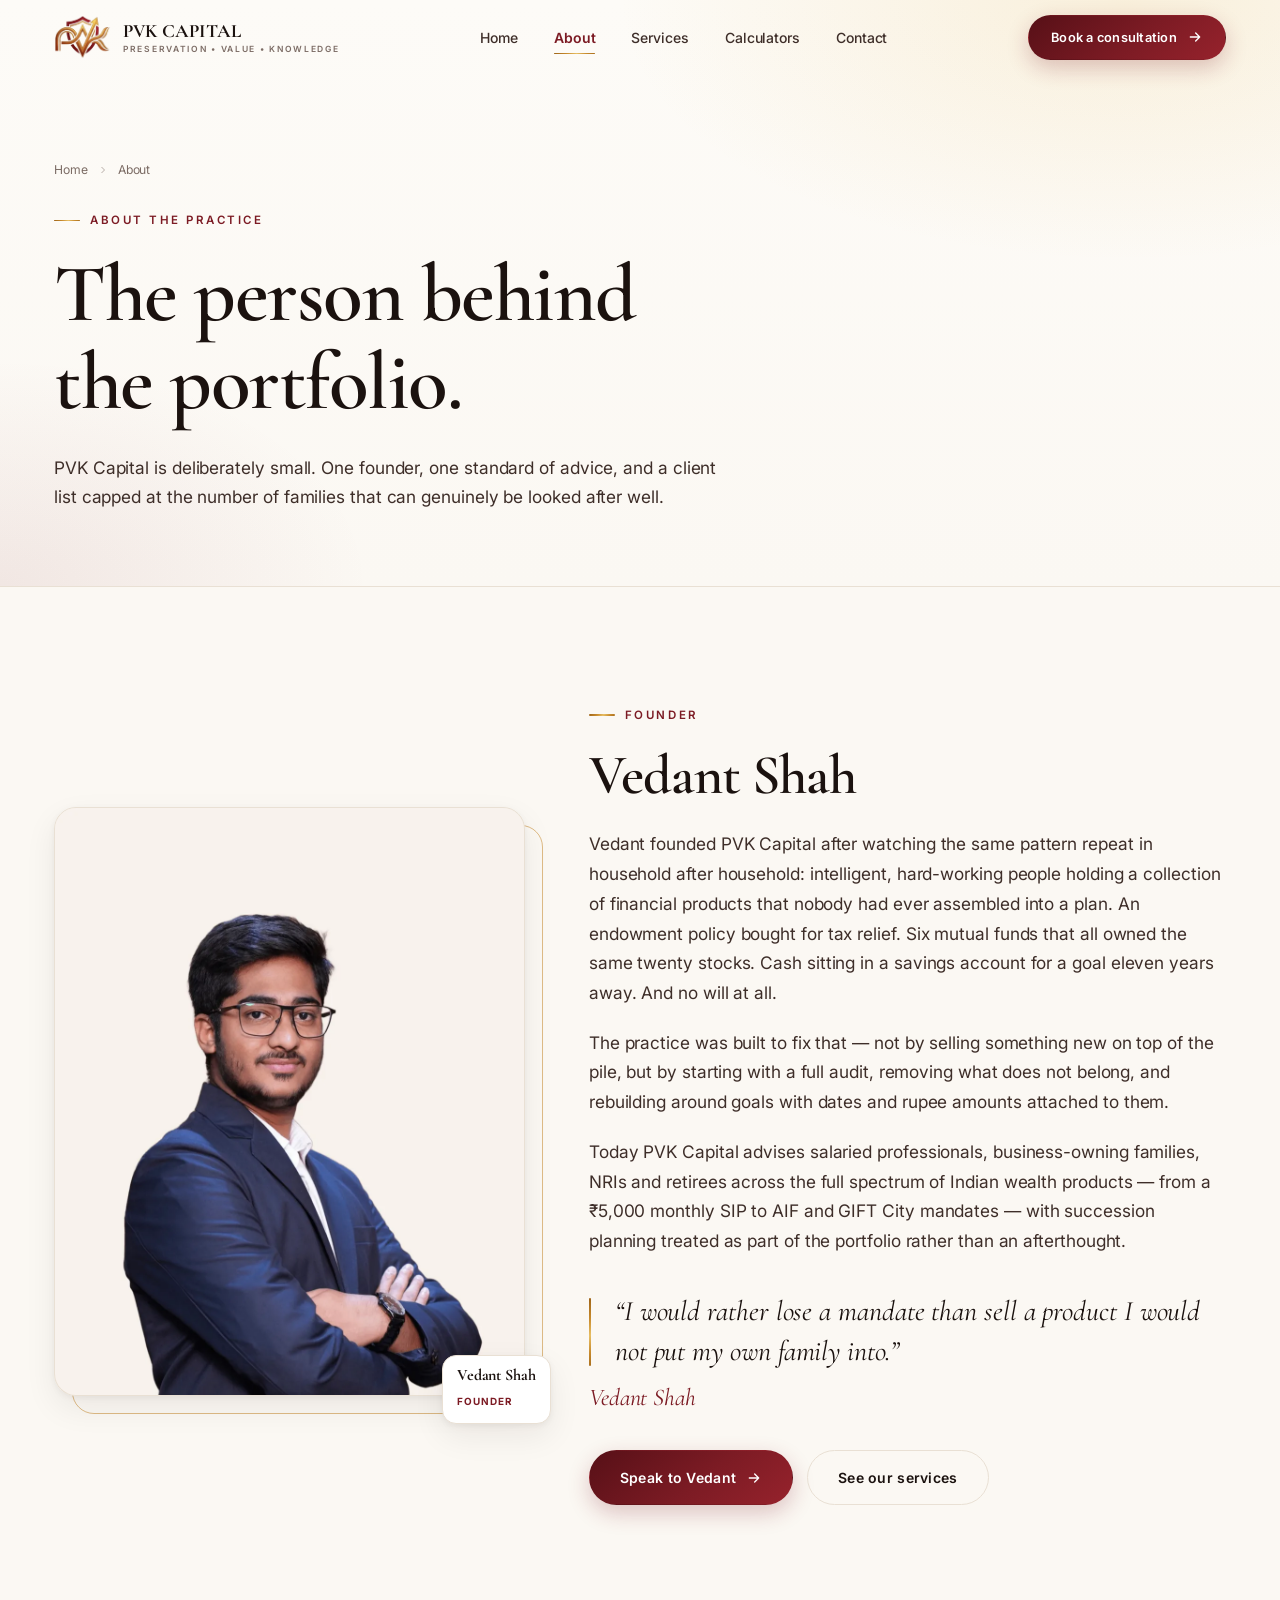
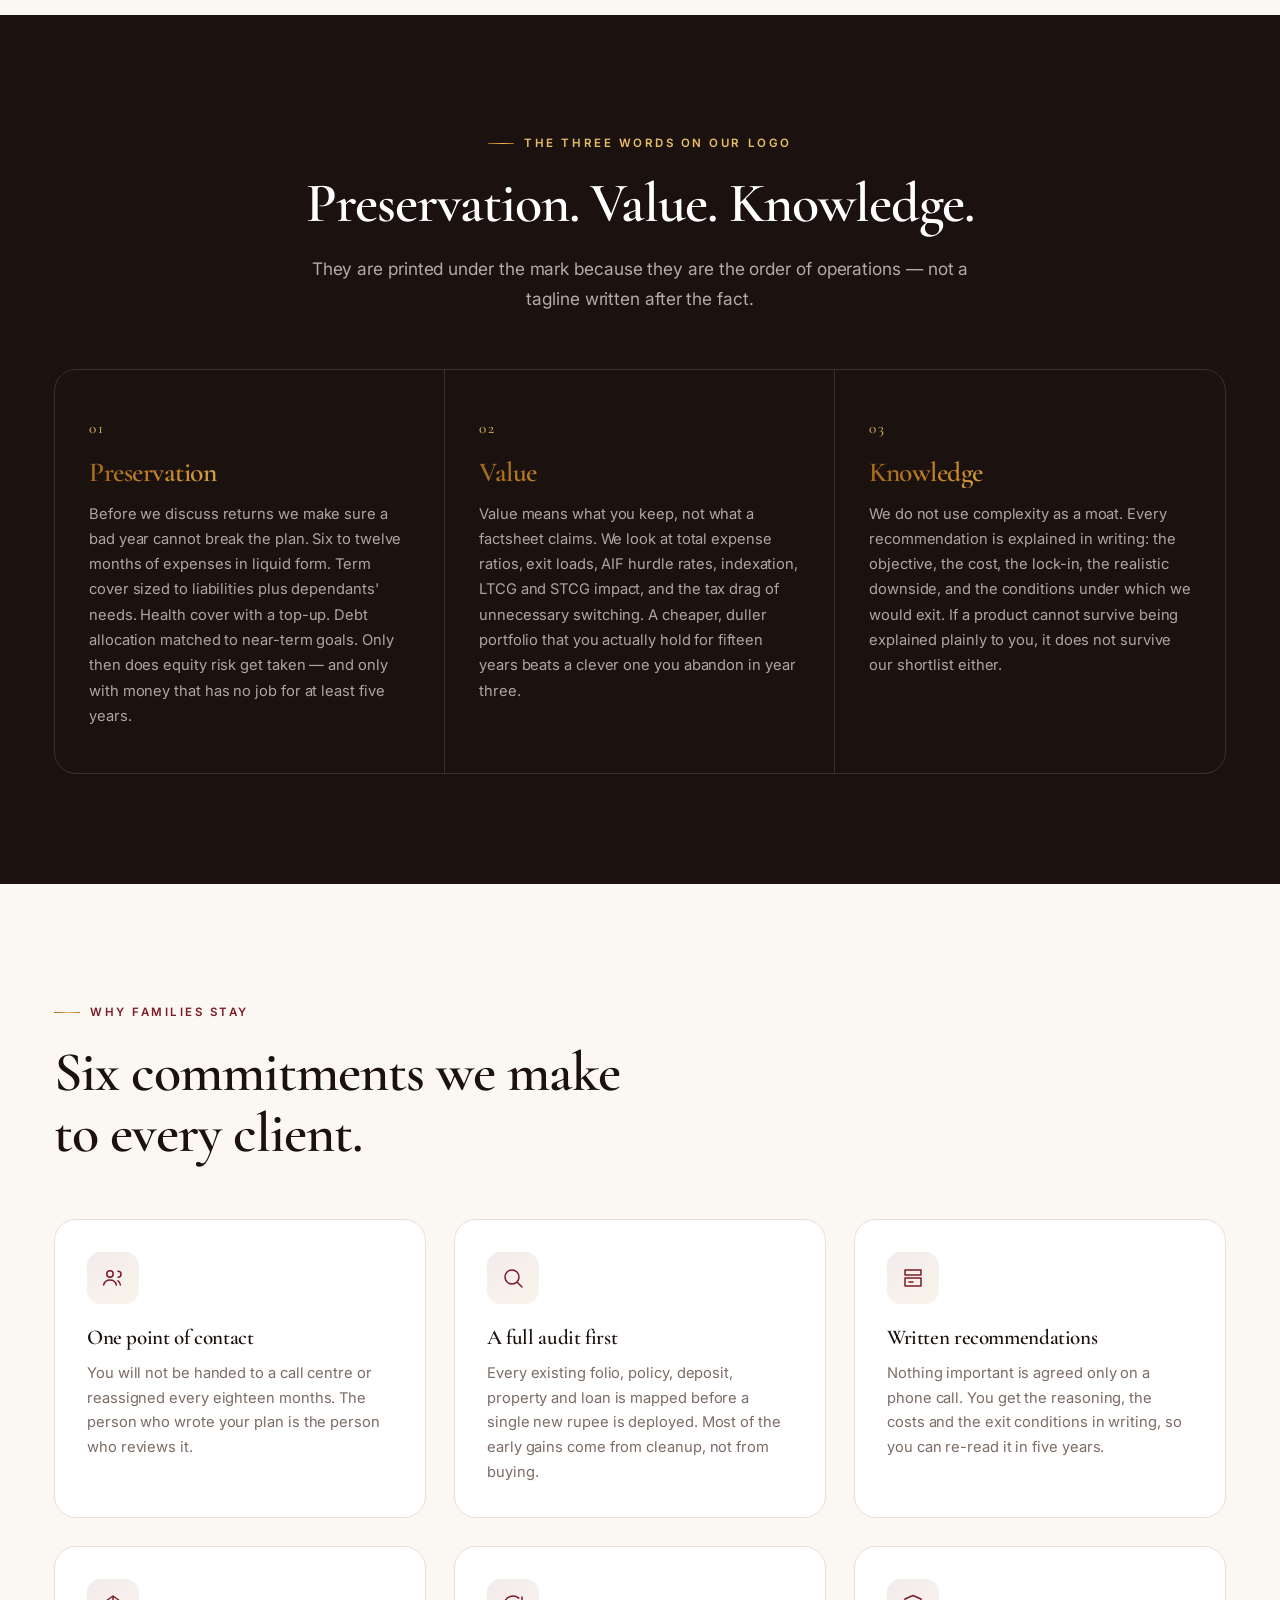
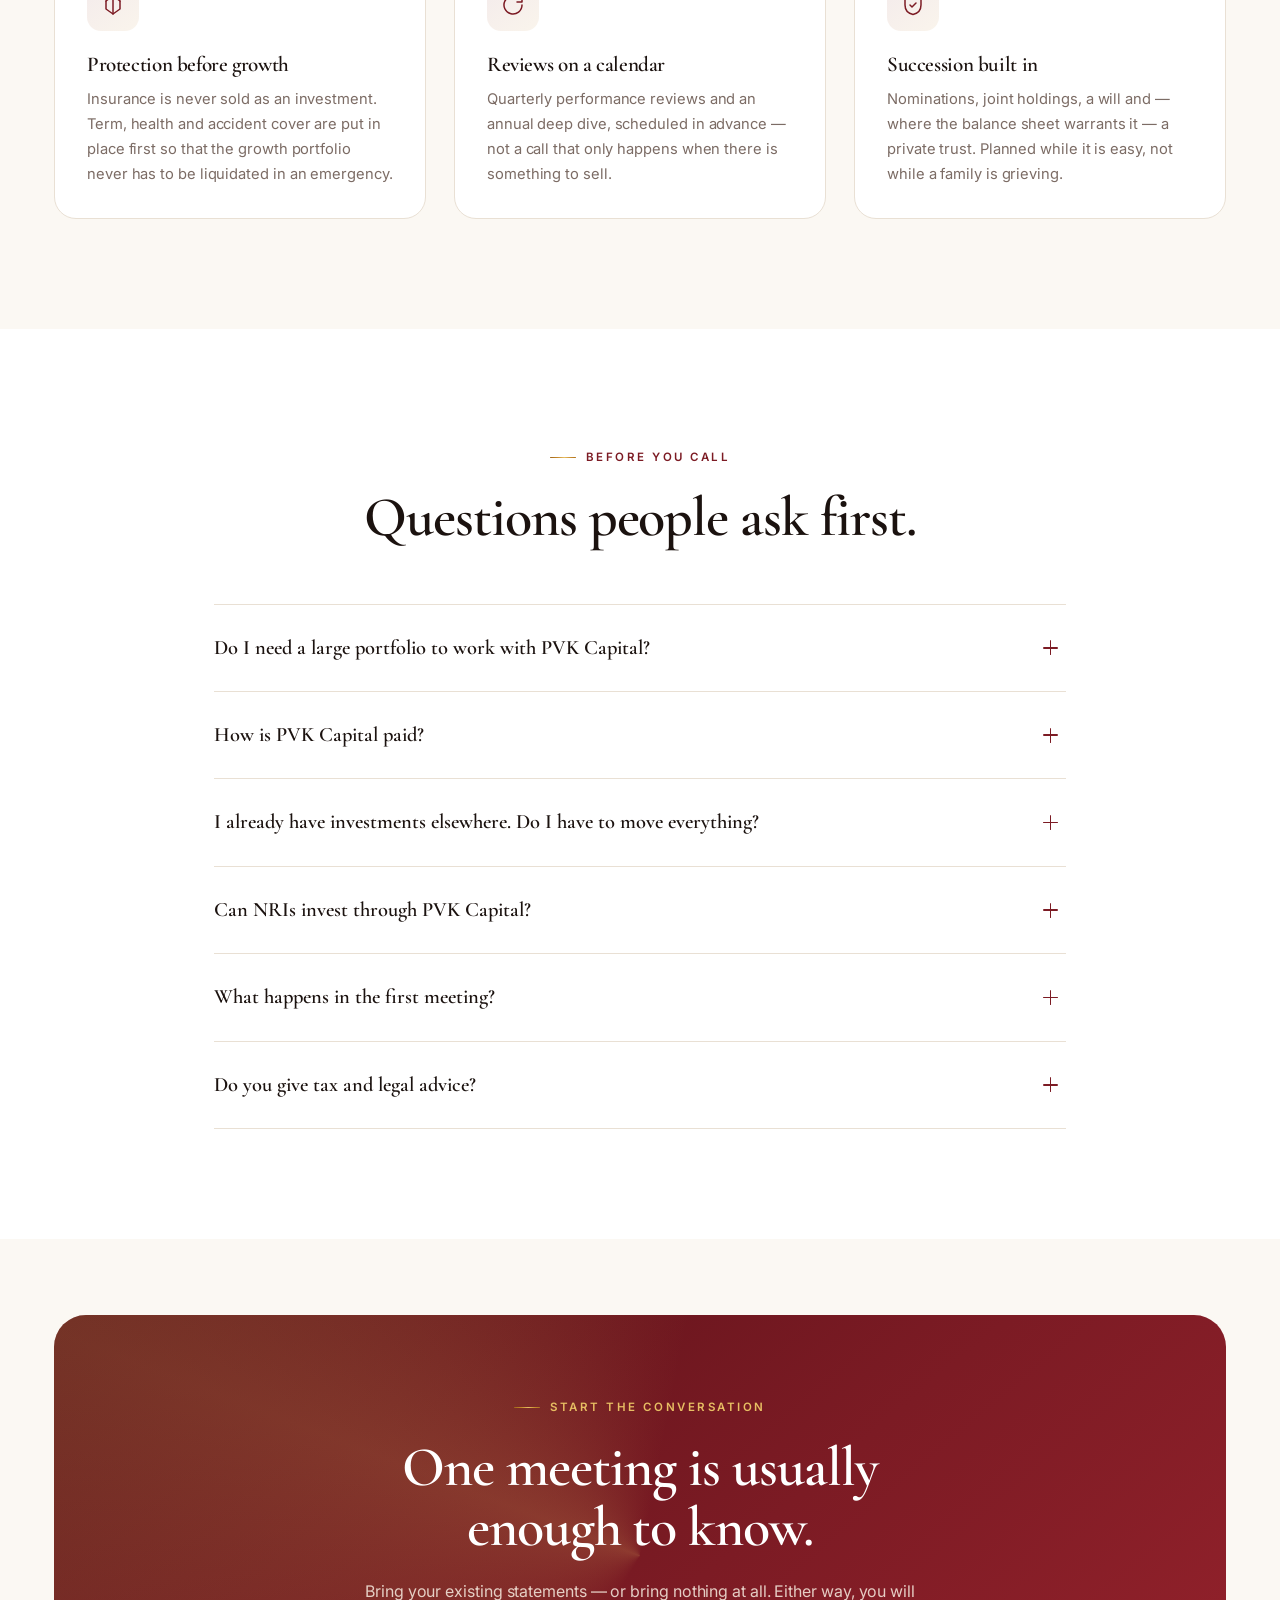
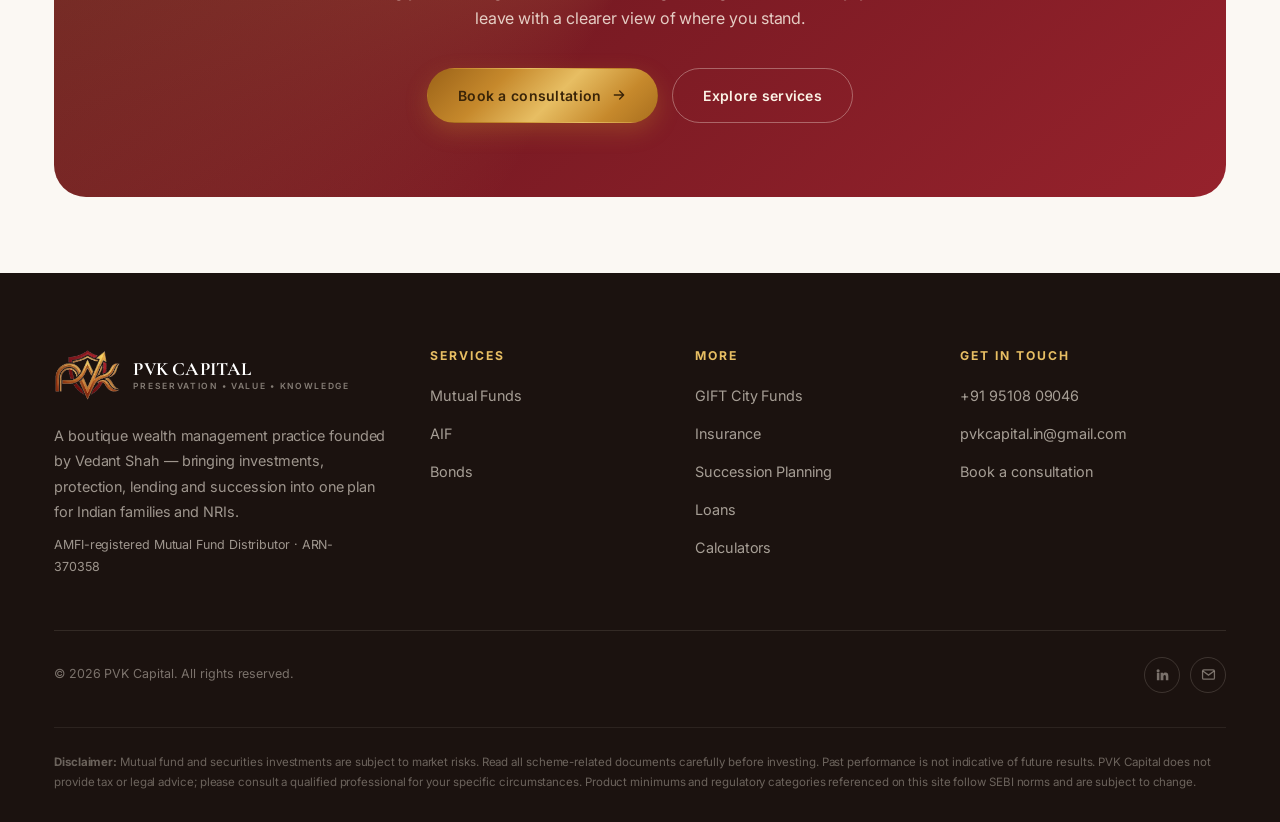
<file: Frontend/about.html>
<!DOCTYPE html>
<html lang="en-IN">
<head>
<meta charset="UTF-8">
<meta name="viewport" content="width=device-width, initial-scale=1">
<title>About Vedant Shah, Founder of PVK Capital | Vadodara</title>
<meta name="description" content="Meet Vedant Shah, founder of PVK Capital in Vadodara: our philosophy of Preservation, Value and Knowledge, how we work with families, and common questions.">
<link rel="canonical" href="https://pvkcapital.com/about">
<meta name="robots" content="index, follow, max-image-preview:large, max-snippet:-1">
<meta property="og:type" content="website">
<meta property="og:site_name" content="PVK Capital">
<meta property="og:locale" content="en_IN">
<meta property="og:url" content="https://pvkcapital.com/about">
<meta property="og:title" content="About Vedant Shah, Founder of PVK Capital | Vadodara">
<meta property="og:description" content="Meet Vedant Shah, founder of PVK Capital in Vadodara: our philosophy of Preservation, Value and Knowledge, how we work with families, and common questions.">
<meta property="og:image" content="https://pvkcapital.com/assets/img/og-image.jpg">
<meta property="og:image:width" content="1200">
<meta property="og:image:height" content="630">
<meta property="og:image:alt" content="PVK Capital logo — Preservation, Value, Knowledge">
<meta name="twitter:card" content="summary_large_image">
<meta name="twitter:title" content="About Vedant Shah, Founder of PVK Capital | Vadodara">
<meta name="twitter:description" content="Meet Vedant Shah, founder of PVK Capital in Vadodara: our philosophy of Preservation, Value and Knowledge, how we work with families, and common questions.">
<meta name="twitter:image" content="https://pvkcapital.com/assets/img/og-image.jpg">
<meta name="theme-color" content="#7C1B24">
<link rel="icon" href="favicon.ico" sizes="48x48">
<link rel="icon" type="image/png" sizes="192x192" href="assets/img/icon-192.png">
<link rel="apple-touch-icon" href="assets/img/apple-touch-icon.png">
<link rel="preconnect" href="https://fonts.googleapis.com">
<link rel="preconnect" href="https://fonts.gstatic.com" crossorigin>
<link href="https://fonts.googleapis.com/css2?family=Cormorant+Garamond:ital,wght@0,400;0,500;0,600;0,700;1,400;1,600&family=Inter:wght@400;500;600;700&display=swap" rel="stylesheet">
<link rel="stylesheet" href="assets/css/style.css">
<script type="application/ld+json">
{
  "@context": "https://schema.org",
  "@graph": [
    {
      "@type": "FinancialService",
      "@id": "https://pvkcapital.com/#organization",
      "name": "PVK Capital",
      "url": "https://pvkcapital.com/",
      "slogan": "Preservation • Value • Knowledge",
      "description": "A boutique wealth management practice in Vadodara founded by Vedant Shah — bringing investments, protection, lending and succession into one plan for Indian families and NRIs.",
      "logo": {
        "@type": "ImageObject",
        "url": "https://pvkcapital.com/assets/img/pvk-logo.webp",
        "width": 700,
        "height": 455
      },
      "image": "https://pvkcapital.com/assets/img/og-image.jpg",
      "founder": {
        "@id": "https://pvkcapital.com/#vedant-shah"
      },
      "telephone": "+91-95108-09046",
      "email": "pvkcapital.in@gmail.com",
      "address": {
        "@type": "PostalAddress",
        "addressLocality": "Vadodara",
        "addressRegion": "Gujarat",
        "addressCountry": "IN"
      },
      "areaServed": [
        {
          "@type": "City",
          "name": "Vadodara"
        },
        {
          "@type": "State",
          "name": "Gujarat"
        },
        {
          "@type": "Country",
          "name": "India"
        }
      ],
      "openingHoursSpecification": [
        {
          "@type": "OpeningHoursSpecification",
          "dayOfWeek": [
            "Monday",
            "Tuesday",
            "Wednesday",
            "Thursday",
            "Friday",
            "Saturday"
          ],
          "opens": "10:00",
          "closes": "19:00"
        }
      ],
      "contactPoint": [
        {
          "@type": "ContactPoint",
          "contactType": "customer service",
          "telephone": "+91-95108-09046",
          "email": "pvkcapital.in@gmail.com",
          "areaServed": "IN",
          "availableLanguage": [
            "English",
            "Hindi",
            "Gujarati"
          ]
        }
      ],
      "identifier": {
        "@type": "PropertyValue",
        "propertyID": "AMFI ARN",
        "value": "ARN-370358"
      },
      "sameAs": [
        "https://www.linkedin.com/company/pvk-capital/"
      ],
      "knowsAbout": [
        "Mutual Funds",
        "Alternative Investment Funds",
        "Bonds & Fixed Income",
        "GIFT City Funds",
        "Insurance",
        "Succession Planning",
        "Loans",
        "SIP",
        "Financial planning",
        "Wealth management"
      ],
      "hasOfferCatalog": {
        "@type": "OfferCatalog",
        "name": "Wealth management services",
        "itemListElement": [
          {
            "@type": "Offer",
            "itemOffered": {
              "@type": "Service",
              "name": "Mutual Funds",
              "url": "https://pvkcapital.com/services#mutual-funds"
            }
          },
          {
            "@type": "Offer",
            "itemOffered": {
              "@type": "Service",
              "name": "Alternative Investment Funds",
              "url": "https://pvkcapital.com/services#aif"
            }
          },
          {
            "@type": "Offer",
            "itemOffered": {
              "@type": "Service",
              "name": "Bonds & Fixed Income",
              "url": "https://pvkcapital.com/services#bonds"
            }
          },
          {
            "@type": "Offer",
            "itemOffered": {
              "@type": "Service",
              "name": "GIFT City Funds",
              "url": "https://pvkcapital.com/services#gift-city"
            }
          },
          {
            "@type": "Offer",
            "itemOffered": {
              "@type": "Service",
              "name": "Insurance",
              "url": "https://pvkcapital.com/services#insurance"
            }
          },
          {
            "@type": "Offer",
            "itemOffered": {
              "@type": "Service",
              "name": "Succession Planning",
              "url": "https://pvkcapital.com/services#succession"
            }
          },
          {
            "@type": "Offer",
            "itemOffered": {
              "@type": "Service",
              "name": "Loans",
              "url": "https://pvkcapital.com/services#loans"
            }
          }
        ]
      }
    },
    {
      "@type": "WebSite",
      "@id": "https://pvkcapital.com/#website",
      "url": "https://pvkcapital.com/",
      "name": "PVK Capital",
      "publisher": {
        "@id": "https://pvkcapital.com/#organization"
      },
      "inLanguage": "en-IN"
    },
    {
      "@type": "AboutPage",
      "@id": "https://pvkcapital.com/about#webpage",
      "url": "https://pvkcapital.com/about",
      "name": "About Vedant Shah, Founder of PVK Capital | Vadodara",
      "description": "Meet Vedant Shah, founder of PVK Capital in Vadodara: our philosophy of Preservation, Value and Knowledge, how we work with families, and common questions.",
      "isPartOf": {
        "@id": "https://pvkcapital.com/#website"
      },
      "about": {
        "@id": "https://pvkcapital.com/#organization"
      },
      "inLanguage": "en-IN",
      "primaryImageOfPage": {
        "@type": "ImageObject",
        "url": "https://pvkcapital.com/assets/img/og-image.jpg"
      },
      "breadcrumb": {
        "@id": "https://pvkcapital.com/about#breadcrumb"
      },
      "mainEntity": {
        "@id": "https://pvkcapital.com/#vedant-shah"
      }
    },
    {
      "@type": "BreadcrumbList",
      "@id": "https://pvkcapital.com/about#breadcrumb",
      "itemListElement": [
        {
          "@type": "ListItem",
          "position": 1,
          "name": "Home",
          "item": "https://pvkcapital.com/"
        },
        {
          "@type": "ListItem",
          "position": 2,
          "name": "About",
          "item": "https://pvkcapital.com/about"
        }
      ]
    },
    {
      "@type": "Person",
      "@id": "https://pvkcapital.com/#vedant-shah",
      "name": "Vedant Shah",
      "jobTitle": "Founder",
      "worksFor": {
        "@id": "https://pvkcapital.com/#organization"
      },
      "url": "https://pvkcapital.com/about",
      "image": "https://pvkcapital.com/assets/img/founder.webp"
    },
    {
      "@type": "FAQPage",
      "@id": "https://pvkcapital.com/about#faq",
      "url": "https://pvkcapital.com/about",
      "isPartOf": {
        "@id": "https://pvkcapital.com/#website"
      },
      "mainEntity": [
        {
          "@type": "Question",
          "name": "Do I need a large portfolio to work with PVK Capital?",
          "acceptedAnswer": {
            "@type": "Answer",
            "text": "No. A mutual fund SIP can start from ₹500 a month, and plenty of our client relationships began exactly there. What matters more than the opening amount is whether you intend to build methodically over time. Some mandates — like AIF — carry regulatory minimums set by SEBI, and we will tell you plainly when a product is not yet appropriate for your size rather than stretching you into it."
          }
        },
        {
          "@type": "Question",
          "name": "How is PVK Capital paid?",
          "acceptedAnswer": {
            "@type": "Answer",
            "text": "Depending on the mandate, remuneration comes from distributor commissions embedded in the product, an advisory fee agreed with you, or a combination. The important part is that it is disclosed before you commit. In your first written recommendation you will see, for each product, what it costs you annually and how we are remunerated on it."
          }
        },
        {
          "@type": "Question",
          "name": "I already have investments elsewhere. Do I have to move everything?",
          "acceptedAnswer": {
            "@type": "Answer",
            "text": "Not at all — and often you should not. The audit tells us what is worth keeping. Typical outcomes: Good schemes with meaningful unrealised gains are usually left alone, since exiting triggers tax. Overlapping funds are consolidated gradually to control capital gains in any one financial year. Traditional insurance policies sold as investments are reviewed for surrender value versus paid-up value before any decision. Idle savings-account balances are the first thing we put to work."
          }
        },
        {
          "@type": "Question",
          "name": "Can NRIs invest through PVK Capital?",
          "acceptedAnswer": {
            "@type": "Answer",
            "text": "Yes. We work with NRIs on repatriable (NRE) and non-repatriable (NRO) structures, mutual funds, bonds, and GIFT City routes that avoid some of the friction NRIs face with domestic products. Tax residency and treaty position matter a great deal here, so we coordinate with your tax adviser in the destination country before recommending a structure."
          }
        },
        {
          "@type": "Question",
          "name": "What happens in the first meeting?",
          "acceptedAnswer": {
            "@type": "Answer",
            "text": "A conversation — about your income, obligations, dependants, business if you have one, the goals that have dates attached, and what would genuinely keep you up at night. Nothing is sold in that meeting. You leave with a clear view of what a plan would look like, and you decide afterwards whether to proceed. The first consultation is complimentary."
          }
        },
        {
          "@type": "Question",
          "name": "Do you give tax and legal advice?",
          "acceptedAnswer": {
            "@type": "Answer",
            "text": "We plan around tax and structure — indexation, LTCG and STCG treatment, set-off and carry-forward, the tax profile of each product wrapper, and the drafting requirements of a will or trust. But formal tax filing and legal drafting are executed by qualified chartered accountants and lawyers. Where you do not already have them, we will introduce you to professionals we work with regularly."
          }
        }
      ]
    }
  ]
}
</script>
</head>
<body>

<div class="readbar"></div>

<header class="nav">
  <div class="wrap">
    <a class="brand" href="index.html" aria-label="PVK Capital — home">
      <img src="assets/img/pvk-icon.webp" width="240" height="185" alt="PVK Capital" decoding="async">
      <span class="brand-txt"><b>PVK CAPITAL</b><span>Preservation • Value • Knowledge</span></span>
    </a>
    <nav class="nav-links" aria-label="Primary">
      <a href="index.html">Home</a>
      <a href="about.html">About</a>
      <a href="services.html">Services</a>
      <a href="calculators.html">Calculators</a>
      <a href="contact.html">Contact</a>
    </nav>
    <div class="nav-cta">
      <a class="btn btn-primary" href="contact.html#enquiry">Book a consultation
        <svg viewBox="0 0 24 24" fill="none" stroke="currentColor" stroke-width="2" stroke-linecap="round" stroke-linejoin="round"><path d="M5 12h14M13 6l6 6-6 6"/></svg></a>
      <button class="burger" type="button" aria-label="Open menu" aria-controls="mobile-menu"><i></i><i></i><i></i></button>
    </div>
  </div>
</header>

<div class="mobile-menu" id="mobile-menu">
  <a href="index.html">Home</a>
  <a href="about.html">About</a>
  <a href="services.html">Services</a>
  <a href="calculators.html">Calculators</a>
  <a href="contact.html">Contact</a>
  <a class="btn btn-primary" href="contact.html#enquiry" style="border-bottom:0">Book a consultation</a>
</div>

<main>

<!-- ============ PAGE HEAD ============ -->
<section class="page-head">
  <div class="wrap">
    <div class="crumb">
      <a href="index.html">Home</a>
      <svg viewBox="0 0 24 24" fill="none" stroke="currentColor" stroke-width="2"><path d="M9 6l6 6-6 6"/></svg>
      <span>About</span>
    </div>
    <span class="eyebrow">About the practice</span>
    <h1 class="h-xl" style="max-width:16ch">The person behind the portfolio.</h1>
    <p class="lede" style="margin-top:26px">
      PVK Capital is deliberately small. One founder, one standard of advice, and a client list capped at
      the number of families that can genuinely be looked after well.
    </p>
  </div>
</section>

<!-- ============ FOUNDER ============ -->
<section class="section bg-cream">
  <div class="wrap">
    <div class="founder">
      <div class="photo-frame" data-rv>
        <div class="photo-slot">
          <img src="assets/img/founder.webp" width="1000" height="1478" alt="Vedant Shah, Founder of PVK Capital" decoding="async">
          <div class="photo-ph">
            <svg viewBox="0 0 24 24" fill="none" stroke="currentColor" stroke-linecap="round" stroke-linejoin="round"><rect x="3" y="4" width="18" height="16" rx="2"/><circle cx="12" cy="10.5" r="3"/><path d="M5.5 19a7 7 0 0 1 13 0"/></svg>
            <b>Vedant Shah</b>
            <span>Photograph to be added here</span>
          </div>
        </div>
        <div class="founder-badge">
          <b>Vedant Shah</b>
          <span>Founder</span>
        </div>
      </div>

      <div data-rv data-rv-d="1">
        <span class="eyebrow">Founder</span>
        <h2 class="h-lg">Vedant Shah</h2>
        <p class="lede" style="margin-top:24px">
          Vedant founded PVK Capital after watching the same pattern repeat in household after household:
          intelligent, hard-working people holding a collection of financial products that nobody had ever
          assembled into a plan. An endowment policy bought for tax relief. Six mutual funds that all owned
          the same twenty stocks. Cash sitting in a savings account for a goal eleven years away. And no
          will at all.
        </p>
        <p class="lede" style="margin-top:20px">
          The practice was built to fix that — not by selling something new on top of the pile, but by
          starting with a full audit, removing what does not belong, and rebuilding around goals with dates
          and rupee amounts attached to them.
        </p>
        <p class="lede" style="margin-top:20px">
          Today PVK Capital advises salaried professionals, business-owning families, NRIs and retirees
          across the full spectrum of Indian wealth products — from a ₹5,000 monthly SIP to AIF and
          GIFT City mandates — with succession planning treated as part of the portfolio rather than an
          afterthought.
        </p>

        <div class="quote" style="margin-top:36px">
          “I would rather lose a mandate than sell a product I would not put my own family into.”
        </div>
        <p class="sig">Vedant Shah</p>

        <div style="margin-top:32px;display:flex;gap:14px;flex-wrap:wrap">
          <a class="btn btn-primary" href="contact.html#enquiry">Speak to Vedant
            <svg viewBox="0 0 24 24" fill="none" stroke="currentColor" stroke-width="2" stroke-linecap="round" stroke-linejoin="round"><path d="M5 12h14M13 6l6 6-6 6"/></svg></a>
          <a class="btn btn-ghost" href="services.html">See our services</a>
        </div>
      </div>
    </div>
  </div>
</section>

<!-- ============ PRINCIPLES ============ -->
<section class="section bg-ink">
  <div class="wrap">
    <div class="section-head center" data-rv>
      <span class="eyebrow">The three words on our logo</span>
      <h2 class="h-lg" style="color:#fff">Preservation. Value. Knowledge.</h2>
      <p class="lede" style="color:rgba(243,237,228,.7);margin-inline:auto">
        They are printed under the mark because they are the order of operations — not a tagline written
        after the fact.
      </p>
    </div>

    <div class="triad" data-rv data-rv-d="1">
      <div class="triad-item">
        <span class="num">01</span>
        <h3 class="gold-text">Preservation</h3>
        <p>
          Before we discuss returns we make sure a bad year cannot break the plan. Six to twelve months of
          expenses in liquid form. Term cover sized to liabilities plus dependants' needs. Health cover with
          a top-up. Debt allocation matched to near-term goals. Only then does equity risk get taken — and
          only with money that has no job for at least five years.
        </p>
      </div>
      <div class="triad-item">
        <span class="num">02</span>
        <h3 class="gold-text">Value</h3>
        <p>
          Value means what you keep, not what a factsheet claims. We look at total expense ratios, exit
          loads, AIF hurdle rates, indexation, LTCG and STCG impact,
          and the tax drag of unnecessary switching. A cheaper, duller portfolio that you actually hold for
          fifteen years beats a clever one you abandon in year three.
        </p>
      </div>
      <div class="triad-item">
        <span class="num">03</span>
        <h3 class="gold-text">Knowledge</h3>
        <p>
          We do not use complexity as a moat. Every recommendation is explained in writing: the objective,
          the cost, the lock-in, the realistic downside, and the conditions under which we would exit. If a
          product cannot survive being explained plainly to you, it does not survive our shortlist either.
        </p>
      </div>
    </div>
  </div>
</section>

<!-- ============ WHAT MAKES US DIFFERENT ============ -->
<section class="section bg-cream">
  <div class="wrap">
    <div class="section-head" data-rv>
      <span class="eyebrow">Why families stay</span>
      <h2 class="h-lg">Six commitments we make<br>to every client.</h2>
    </div>

    <div class="grid grid-3">
      <article class="card" data-rv data-rv-d="1">
        <span class="card-ico"><svg viewBox="0 0 24 24" fill="none" stroke="currentColor" stroke-linecap="round" stroke-linejoin="round"><circle cx="9" cy="8" r="3.2"/><path d="M2.6 19a6.6 6.6 0 0 1 12.8 0"/><path d="M17 11.2A3 3 0 0 0 17 5.2"/><path d="M19.4 19a5.6 5.6 0 0 0-2.4-4.2"/></svg></span>
        <h3>One point of contact</h3>
        <p>You will not be handed to a call centre or reassigned every eighteen months. The person who wrote your plan is the person who reviews it.</p>
      </article>

      <article class="card" data-rv data-rv-d="2">
        <span class="card-ico"><svg viewBox="0 0 24 24" fill="none" stroke="currentColor" stroke-linecap="round" stroke-linejoin="round"><circle cx="11" cy="11" r="7"/><path d="M16.2 16.2L21 21"/></svg></span>
        <h3>A full audit first</h3>
        <p>Every existing folio, policy, deposit, property and loan is mapped before a single new rupee is deployed. Most of the early gains come from cleanup, not from buying.</p>
      </article>

      <article class="card" data-rv data-rv-d="3">
        <span class="card-ico"><svg viewBox="0 0 24 24" fill="none" stroke="currentColor" stroke-linecap="round" stroke-linejoin="round"><path d="M4 4h16v5H4z"/><path d="M4 12h16v8H4z"/><path d="M8 16h4"/></svg></span>
        <h3>Written recommendations</h3>
        <p>Nothing important is agreed only on a phone call. You get the reasoning, the costs and the exit conditions in writing, so you can re-read it in five years.</p>
      </article>

      <article class="card" data-rv data-rv-d="1">
        <span class="card-ico"><svg viewBox="0 0 24 24" fill="none" stroke="currentColor" stroke-linecap="round" stroke-linejoin="round"><path d="M12 3v18M5 8l7-5 7 5"/><path d="M5 8v8l7 5 7-5V8"/></svg></span>
        <h3>Protection before growth</h3>
        <p>Insurance is never sold as an investment. Term, health and accident cover are put in place first so that the growth portfolio never has to be liquidated in an emergency.</p>
      </article>

      <article class="card" data-rv data-rv-d="2">
        <span class="card-ico"><svg viewBox="0 0 24 24" fill="none" stroke="currentColor" stroke-linecap="round" stroke-linejoin="round"><path d="M21 12a9 9 0 1 1-3.2-6.9"/><path d="M21 4v5h-5"/></svg></span>
        <h3>Reviews on a calendar</h3>
        <p>Quarterly performance reviews and an annual deep dive, scheduled in advance — not a call that only happens when there is something to sell.</p>
      </article>

      <article class="card" data-rv data-rv-d="3">
        <span class="card-ico"><svg viewBox="0 0 24 24" fill="none" stroke="currentColor" stroke-linecap="round" stroke-linejoin="round"><path d="M12 2.5l8 3.5v6c0 4.8-3.3 8.4-8 9.5-4.7-1.1-8-4.7-8-9.5V6z"/><path d="M9 12l2 2 4-4"/></svg></span>
        <h3>Succession built in</h3>
        <p>Nominations, joint holdings, a will and — where the balance sheet warrants it — a private trust. Planned while it is easy, not while a family is grieving.</p>
      </article>
    </div>
  </div>
</section>

<!-- ============ FAQ ============ -->
<section class="section bg-white">
  <div class="wrap wrap-narrow">
    <div class="section-head center" data-rv>
      <span class="eyebrow">Before you call</span>
      <h2 class="h-lg">Questions people ask first.</h2>
    </div>

    <div class="acc" data-single data-rv data-rv-d="1">
      <div class="acc-item">
        <button class="acc-q" type="button">Do I need a large portfolio to work with PVK Capital?</button>
        <div class="acc-a"><div class="acc-a-inner">
          No. A mutual fund SIP can start from ₹500 a month, and plenty of our client relationships began
          exactly there. What matters more than the opening amount is whether you intend to build
          methodically over time. Some mandates — like AIF — carry regulatory minimums set by SEBI,
          and we will tell you plainly when a product is not yet appropriate for your size rather than
          stretching you into it.
        </div></div>
      </div>

      <div class="acc-item">
        <button class="acc-q" type="button">How is PVK Capital paid?</button>
        <div class="acc-a"><div class="acc-a-inner">
          Depending on the mandate, remuneration comes from distributor commissions embedded in the product,
          an advisory fee agreed with you, or a combination. The important part is that it is disclosed
          before you commit. In your first written recommendation you will see, for each product, what it
          costs you annually and how we are remunerated on it.
        </div></div>
      </div>

      <div class="acc-item">
        <button class="acc-q" type="button">I already have investments elsewhere. Do I have to move everything?</button>
        <div class="acc-a"><div class="acc-a-inner">
          Not at all — and often you should not. The audit tells us what is worth keeping. Typical outcomes:
          <ul>
            <li>Good schemes with meaningful unrealised gains are usually left alone, since exiting triggers tax.</li>
            <li>Overlapping funds are consolidated gradually to control capital gains in any one financial year.</li>
            <li>Traditional insurance policies sold as investments are reviewed for surrender value versus paid-up value before any decision.</li>
            <li>Idle savings-account balances are the first thing we put to work.</li>
          </ul>
        </div></div>
      </div>

      <div class="acc-item">
        <button class="acc-q" type="button">Can NRIs invest through PVK Capital?</button>
        <div class="acc-a"><div class="acc-a-inner">
          Yes. We work with NRIs on repatriable (NRE) and non-repatriable (NRO) structures, mutual funds,
          bonds, and GIFT City routes that avoid some of the friction NRIs face with
          domestic products. Tax residency and treaty position matter a great deal here, so we coordinate
          with your tax adviser in the destination country before recommending a structure.
        </div></div>
      </div>

      <div class="acc-item">
        <button class="acc-q" type="button">What happens in the first meeting?</button>
        <div class="acc-a"><div class="acc-a-inner">
          A conversation — about your income, obligations, dependants, business if you have one, the goals
          that have dates attached, and what would genuinely keep you up at night. Nothing is sold in that
          meeting. You leave with a clear view of what a plan would look like, and you decide afterwards
          whether to proceed. The first consultation is complimentary.
        </div></div>
      </div>

      <div class="acc-item">
        <button class="acc-q" type="button">Do you give tax and legal advice?</button>
        <div class="acc-a"><div class="acc-a-inner">
          We plan around tax and structure — indexation, LTCG and STCG treatment, set-off and carry-forward,
          the tax profile of each product wrapper, and the drafting requirements of a will or trust. But
          formal tax filing and legal drafting are executed by qualified chartered accountants and lawyers.
          Where you do not already have them, we will introduce you to professionals we work with regularly.
        </div></div>
      </div>
    </div>
  </div>
</section>

<!-- ============ CTA ============ -->
<section class="section-sm bg-cream">
  <div class="wrap">
    <div class="cta-band" data-rv>
      <span class="eyebrow" style="color:var(--gold-lt)">Start the conversation</span>
      <h2 class="h-lg">One meeting is usually<br>enough to know.</h2>
      <p>Bring your existing statements — or bring nothing at all. Either way, you will leave with a clearer view of where you stand.</p>
      <div class="cta-actions">
        <a class="btn btn-gold" href="contact.html#enquiry">Book a consultation
          <svg viewBox="0 0 24 24" fill="none" stroke="currentColor" stroke-width="2" stroke-linecap="round" stroke-linejoin="round"><path d="M5 12h14M13 6l6 6-6 6"/></svg></a>
        <a class="btn btn-ghost" href="services.html">Explore services</a>
      </div>
    </div>
  </div>
</section>

</main>

<footer class="footer">
  <div class="wrap">
    <div class="footer-top">
      <div>
        <a class="brand" href="index.html">
          <img src="assets/img/pvk-icon.webp" width="240" height="185" alt="PVK Capital" style="height:52px" loading="lazy" decoding="async">
          <span class="brand-txt"><b>PVK CAPITAL</b><span>Preservation • Value • Knowledge</span></span>
        </a>
        <p class="footer-about">
          A boutique wealth management practice founded by Vedant Shah — bringing investments,
          protection, lending and succession into one plan for Indian families and NRIs.
        </p>
        <p class="footer-about" style="margin-top:10px;font-size:.78rem">AMFI-registered Mutual Fund Distributor · ARN-370358</p>
      </div>
      <div>
        <h4>Services</h4>
        <ul class="footer-links">
          <li><a href="services.html#mutual-funds">Mutual Funds</a></li>
          <li><a href="services.html#aif">AIF</a></li>
          <li><a href="services.html#bonds">Bonds</a></li>
        </ul>
      </div>
      <div>
        <h4>More</h4>
        <ul class="footer-links">
          <li><a href="services.html#gift-city">GIFT City Funds</a></li>
          <li><a href="services.html#insurance">Insurance</a></li>
          <li><a href="services.html#succession">Succession Planning</a></li>
          <li><a href="services.html#loans">Loans</a></li>
          <li><a href="calculators.html">Calculators</a></li>
        </ul>
      </div>
      <div>
        <h4>Get in touch</h4>
        <ul class="footer-links">
          <li><a href="tel:+919510809046">+91 95108 09046</a></li>
          <li><a data-inbox data-inbox-text href="mailto:pvkcapital.in@gmail.com">pvkcapital.in@gmail.com</a></li>
          <li><a href="contact.html#enquiry">Book a consultation</a></li>
        </ul>
      </div>
    </div>

    <div class="footer-bottom">
      <span>© <span data-year>2026</span> PVK Capital. All rights reserved.</span>
      <div class="socials">
        <a href="https://www.linkedin.com/company/pvk-capital/" target="_blank" rel="noopener noreferrer" aria-label="LinkedIn"><svg viewBox="0 0 24 24" fill="currentColor"><path d="M4.98 3.5a2.5 2.5 0 1 1 0 5 2.5 2.5 0 0 1 0-5zM3 9h4v12H3zM9 9h3.8v1.7h.05a4.2 4.2 0 0 1 3.75-2c4 0 4.75 2.6 4.75 6V21h-4v-5.4c0-1.3 0-3-1.8-3s-2.1 1.4-2.1 2.9V21H9z"/></svg></a>
        <a data-inbox href="mailto:pvkcapital.in@gmail.com" aria-label="Email"><svg viewBox="0 0 24 24" fill="none" stroke="currentColor" stroke-width="2"><rect x="2.5" y="4.5" width="19" height="15" rx="2"/><path d="M3 6.5l9 6.5 9-6.5"/></svg></a>
      </div>
    </div>

    <p class="disclaimer">
      <strong>Disclaimer:</strong> Mutual fund and securities investments are subject to market risks. Read all
      scheme-related documents carefully before investing. Past performance is not indicative of future results.
      PVK Capital does not provide tax or legal advice; please consult a qualified professional for your
      specific circumstances. Product minimums and regulatory categories referenced on this site follow SEBI
      norms and are subject to change.
    </p>
  </div>
</footer>

<button class="totop" type="button" aria-label="Back to top">
  <svg viewBox="0 0 24 24" fill="none" stroke="currentColor" stroke-width="2" stroke-linecap="round" stroke-linejoin="round"><path d="M12 19V5M5 12l7-7 7 7"/></svg>
</button>

<script src="assets/js/main.js"></script>
<script src="assets/js/forms.js"></script>
</body>
</html>
</file>
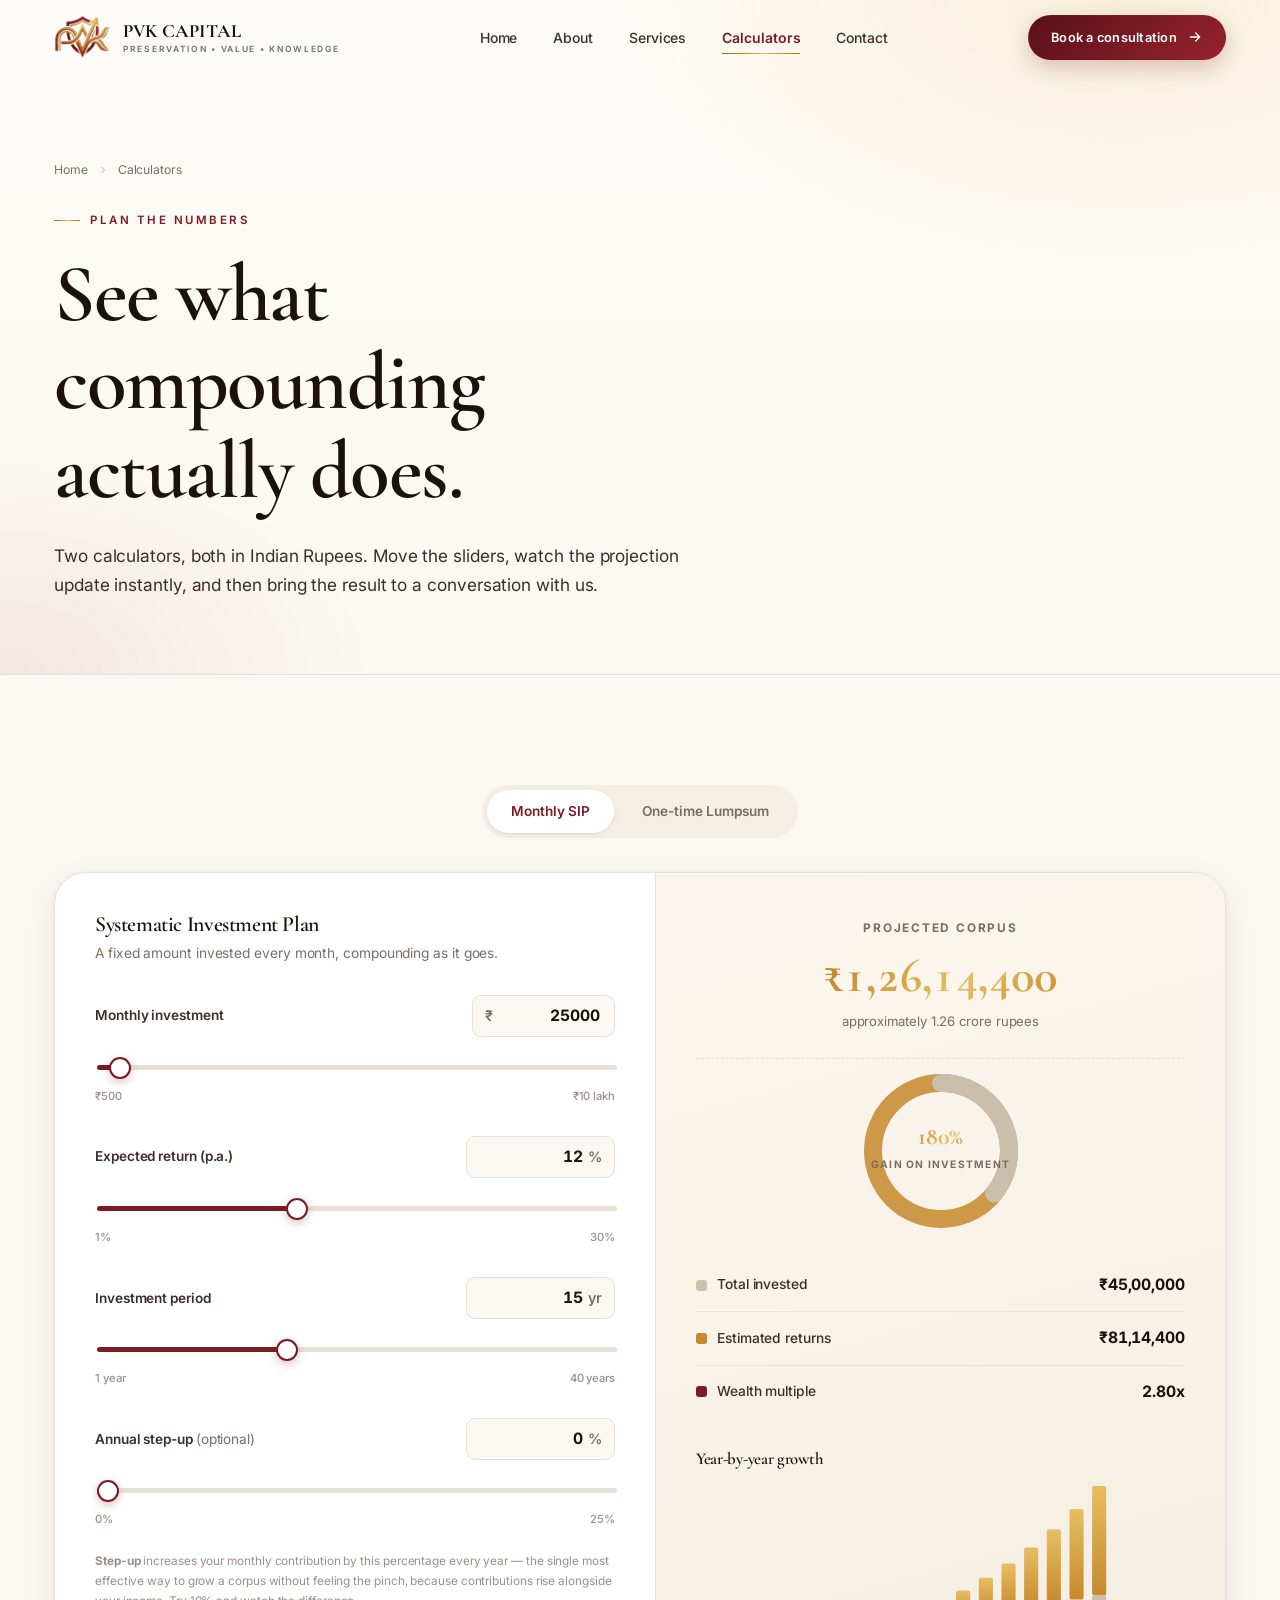
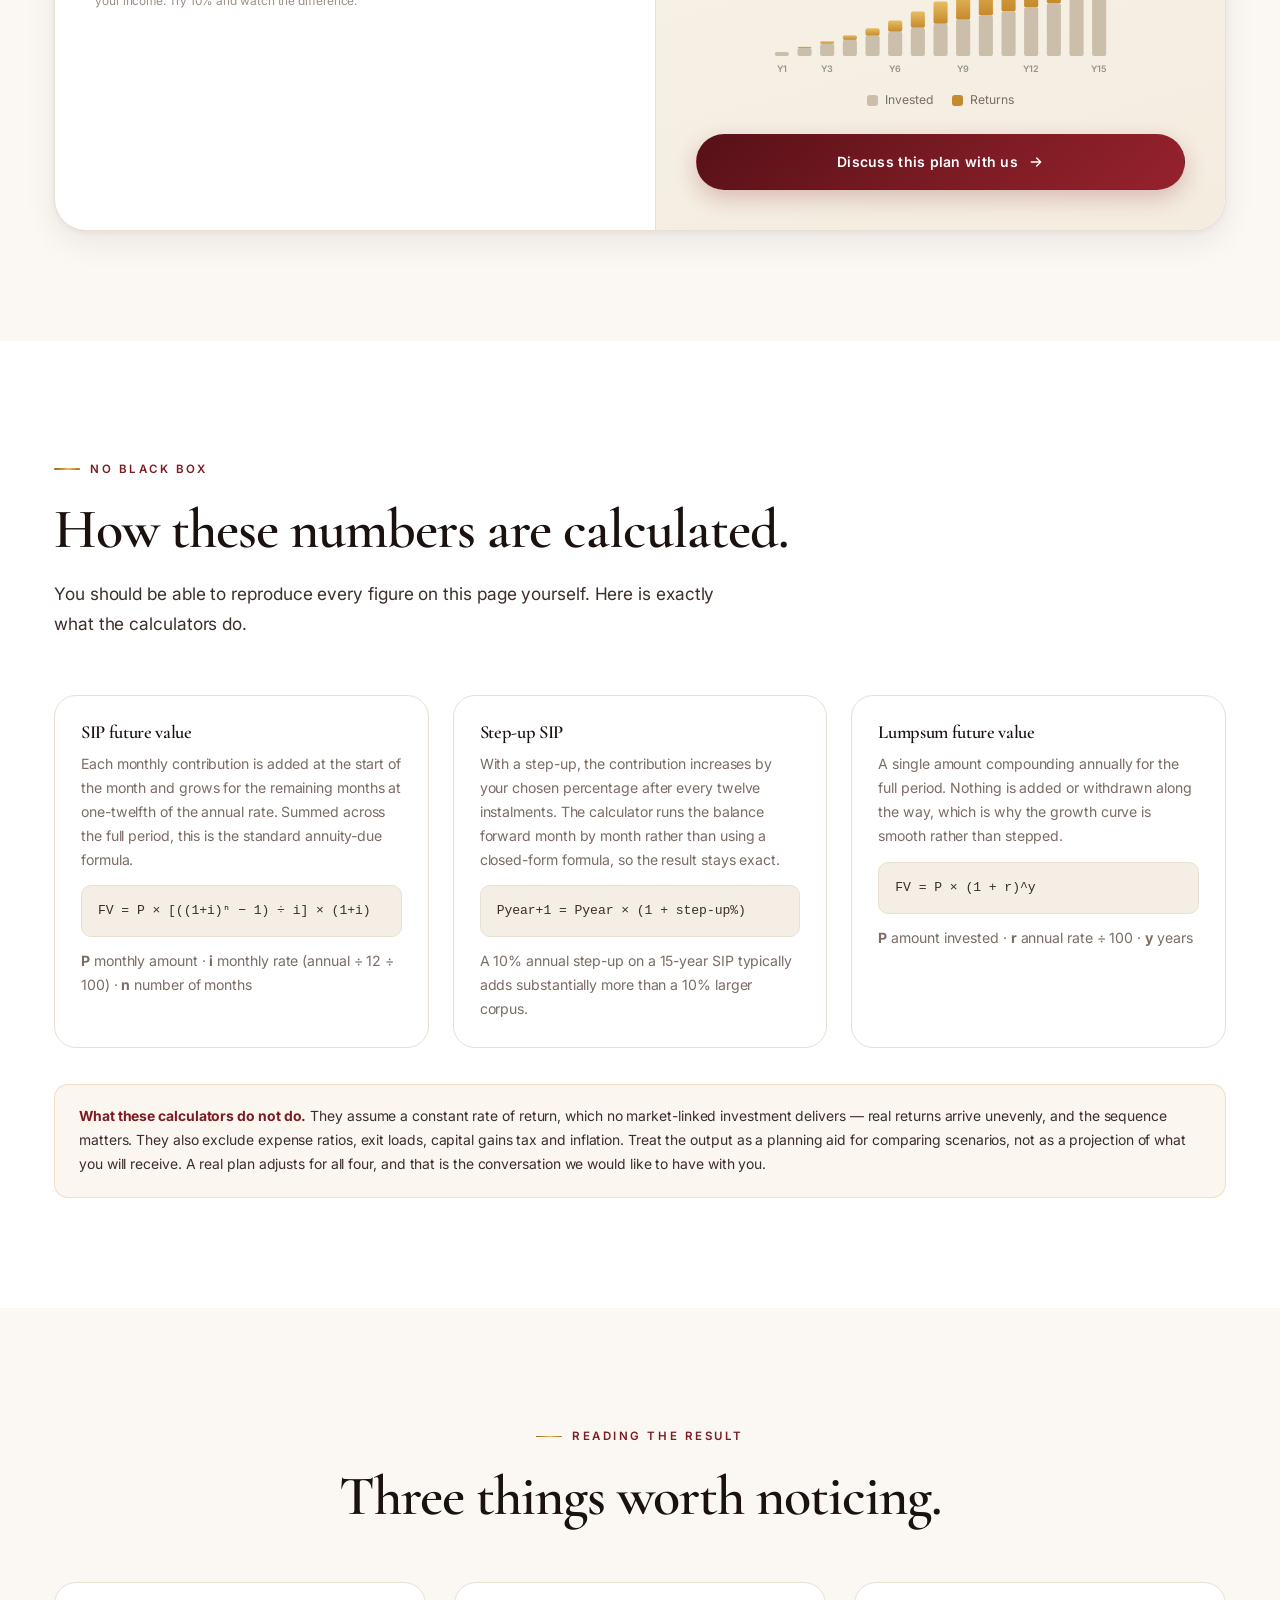
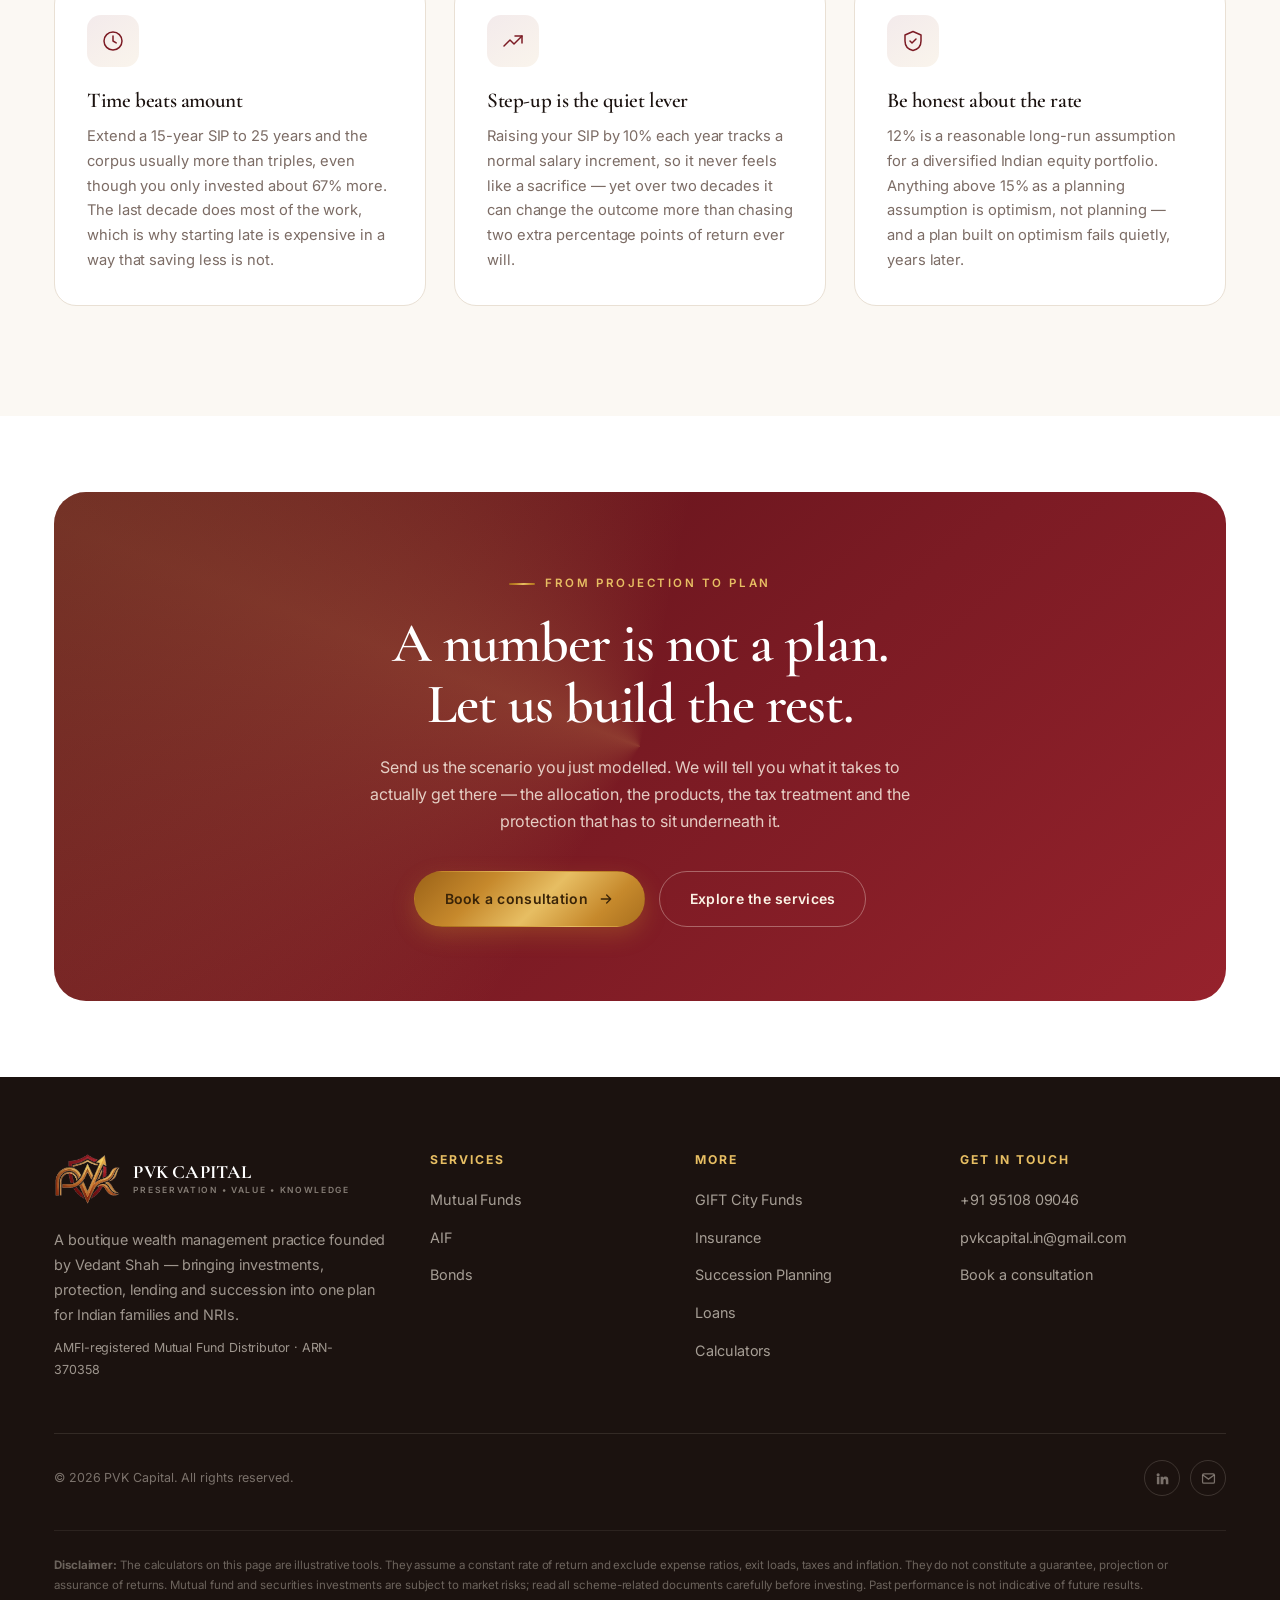
<file: Frontend/calculators.html>
<!DOCTYPE html>
<html lang="en-IN">
<head>
<meta charset="UTF-8">
<meta name="viewport" content="width=device-width, initial-scale=1">
<title>SIP, Step-up SIP &amp; Lumpsum Calculator (INR) | PVK Capital</title>
<meta name="description" content="Free SIP, step-up SIP and lumpsum calculators in Indian Rupees. See your projected corpus, total invested amount and estimated returns year by year.">
<link rel="canonical" href="https://pvkcapital.com/calculators">
<meta name="robots" content="index, follow, max-image-preview:large, max-snippet:-1">
<meta property="og:type" content="website">
<meta property="og:site_name" content="PVK Capital">
<meta property="og:locale" content="en_IN">
<meta property="og:url" content="https://pvkcapital.com/calculators">
<meta property="og:title" content="SIP, Step-up SIP &amp; Lumpsum Calculator (INR) | PVK Capital">
<meta property="og:description" content="Free SIP, step-up SIP and lumpsum calculators in Indian Rupees. See your projected corpus, total invested amount and estimated returns year by year.">
<meta property="og:image" content="https://pvkcapital.com/assets/img/og-image.jpg">
<meta property="og:image:width" content="1200">
<meta property="og:image:height" content="630">
<meta property="og:image:alt" content="PVK Capital logo — Preservation, Value, Knowledge">
<meta name="twitter:card" content="summary_large_image">
<meta name="twitter:title" content="SIP, Step-up SIP &amp; Lumpsum Calculator (INR) | PVK Capital">
<meta name="twitter:description" content="Free SIP, step-up SIP and lumpsum calculators in Indian Rupees. See your projected corpus, total invested amount and estimated returns year by year.">
<meta name="twitter:image" content="https://pvkcapital.com/assets/img/og-image.jpg">
<meta name="theme-color" content="#7C1B24">
<link rel="icon" href="favicon.ico" sizes="48x48">
<link rel="icon" type="image/png" sizes="192x192" href="assets/img/icon-192.png">
<link rel="apple-touch-icon" href="assets/img/apple-touch-icon.png">
<link rel="preconnect" href="https://fonts.googleapis.com">
<link rel="preconnect" href="https://fonts.gstatic.com" crossorigin>
<link href="https://fonts.googleapis.com/css2?family=Cormorant+Garamond:ital,wght@0,400;0,500;0,600;0,700;1,400;1,600&family=Inter:wght@400;500;600;700&display=swap" rel="stylesheet">
<link rel="stylesheet" href="assets/css/style.css">
<script type="application/ld+json">
{
  "@context": "https://schema.org",
  "@graph": [
    {
      "@type": "FinancialService",
      "@id": "https://pvkcapital.com/#organization",
      "name": "PVK Capital",
      "url": "https://pvkcapital.com/",
      "slogan": "Preservation • Value • Knowledge",
      "description": "A boutique wealth management practice in Vadodara founded by Vedant Shah — bringing investments, protection, lending and succession into one plan for Indian families and NRIs.",
      "logo": {
        "@type": "ImageObject",
        "url": "https://pvkcapital.com/assets/img/pvk-logo.webp",
        "width": 700,
        "height": 455
      },
      "image": "https://pvkcapital.com/assets/img/og-image.jpg",
      "founder": {
        "@id": "https://pvkcapital.com/#vedant-shah"
      },
      "telephone": "+91-95108-09046",
      "email": "pvkcapital.in@gmail.com",
      "address": {
        "@type": "PostalAddress",
        "addressLocality": "Vadodara",
        "addressRegion": "Gujarat",
        "addressCountry": "IN"
      },
      "areaServed": [
        {
          "@type": "City",
          "name": "Vadodara"
        },
        {
          "@type": "State",
          "name": "Gujarat"
        },
        {
          "@type": "Country",
          "name": "India"
        }
      ],
      "openingHoursSpecification": [
        {
          "@type": "OpeningHoursSpecification",
          "dayOfWeek": [
            "Monday",
            "Tuesday",
            "Wednesday",
            "Thursday",
            "Friday",
            "Saturday"
          ],
          "opens": "10:00",
          "closes": "19:00"
        }
      ],
      "contactPoint": [
        {
          "@type": "ContactPoint",
          "contactType": "customer service",
          "telephone": "+91-95108-09046",
          "email": "pvkcapital.in@gmail.com",
          "areaServed": "IN",
          "availableLanguage": [
            "English",
            "Hindi",
            "Gujarati"
          ]
        }
      ],
      "identifier": {
        "@type": "PropertyValue",
        "propertyID": "AMFI ARN",
        "value": "ARN-370358"
      },
      "sameAs": [
        "https://www.linkedin.com/company/pvk-capital/"
      ],
      "knowsAbout": [
        "Mutual Funds",
        "Alternative Investment Funds",
        "Bonds & Fixed Income",
        "GIFT City Funds",
        "Insurance",
        "Succession Planning",
        "Loans",
        "SIP",
        "Financial planning",
        "Wealth management"
      ],
      "hasOfferCatalog": {
        "@type": "OfferCatalog",
        "name": "Wealth management services",
        "itemListElement": [
          {
            "@type": "Offer",
            "itemOffered": {
              "@type": "Service",
              "name": "Mutual Funds",
              "url": "https://pvkcapital.com/services#mutual-funds"
            }
          },
          {
            "@type": "Offer",
            "itemOffered": {
              "@type": "Service",
              "name": "Alternative Investment Funds",
              "url": "https://pvkcapital.com/services#aif"
            }
          },
          {
            "@type": "Offer",
            "itemOffered": {
              "@type": "Service",
              "name": "Bonds & Fixed Income",
              "url": "https://pvkcapital.com/services#bonds"
            }
          },
          {
            "@type": "Offer",
            "itemOffered": {
              "@type": "Service",
              "name": "GIFT City Funds",
              "url": "https://pvkcapital.com/services#gift-city"
            }
          },
          {
            "@type": "Offer",
            "itemOffered": {
              "@type": "Service",
              "name": "Insurance",
              "url": "https://pvkcapital.com/services#insurance"
            }
          },
          {
            "@type": "Offer",
            "itemOffered": {
              "@type": "Service",
              "name": "Succession Planning",
              "url": "https://pvkcapital.com/services#succession"
            }
          },
          {
            "@type": "Offer",
            "itemOffered": {
              "@type": "Service",
              "name": "Loans",
              "url": "https://pvkcapital.com/services#loans"
            }
          }
        ]
      }
    },
    {
      "@type": "WebSite",
      "@id": "https://pvkcapital.com/#website",
      "url": "https://pvkcapital.com/",
      "name": "PVK Capital",
      "publisher": {
        "@id": "https://pvkcapital.com/#organization"
      },
      "inLanguage": "en-IN"
    },
    {
      "@type": "WebPage",
      "@id": "https://pvkcapital.com/calculators#webpage",
      "url": "https://pvkcapital.com/calculators",
      "name": "SIP, Step-up SIP & Lumpsum Calculator (INR) | PVK Capital",
      "description": "Free SIP, step-up SIP and lumpsum calculators in Indian Rupees. See your projected corpus, total invested amount and estimated returns year by year.",
      "isPartOf": {
        "@id": "https://pvkcapital.com/#website"
      },
      "about": {
        "@id": "https://pvkcapital.com/#organization"
      },
      "inLanguage": "en-IN",
      "primaryImageOfPage": {
        "@type": "ImageObject",
        "url": "https://pvkcapital.com/assets/img/og-image.jpg"
      },
      "breadcrumb": {
        "@id": "https://pvkcapital.com/calculators#breadcrumb"
      }
    },
    {
      "@type": "BreadcrumbList",
      "@id": "https://pvkcapital.com/calculators#breadcrumb",
      "itemListElement": [
        {
          "@type": "ListItem",
          "position": 1,
          "name": "Home",
          "item": "https://pvkcapital.com/"
        },
        {
          "@type": "ListItem",
          "position": 2,
          "name": "Calculators",
          "item": "https://pvkcapital.com/calculators"
        }
      ]
    },
    {
      "@type": "Person",
      "@id": "https://pvkcapital.com/#vedant-shah",
      "name": "Vedant Shah",
      "jobTitle": "Founder",
      "worksFor": {
        "@id": "https://pvkcapital.com/#organization"
      },
      "url": "https://pvkcapital.com/about",
      "image": "https://pvkcapital.com/assets/img/founder.webp"
    },
    {
      "@type": "WebApplication",
      "@id": "https://pvkcapital.com/calculators#calculator",
      "name": "SIP, Step-up SIP & Lumpsum Calculator",
      "url": "https://pvkcapital.com/calculators",
      "applicationCategory": "FinanceApplication",
      "operatingSystem": "Any",
      "browserRequirements": "Requires JavaScript",
      "description": "Free SIP, step-up SIP and lumpsum calculators in Indian Rupees. See your projected corpus, total invested amount and estimated returns year by year.",
      "isAccessibleForFree": true,
      "offers": {
        "@type": "Offer",
        "price": "0",
        "priceCurrency": "INR"
      },
      "provider": {
        "@id": "https://pvkcapital.com/#organization"
      }
    }
  ]
}
</script>
</head>
<body>

<div class="readbar"></div>

<header class="nav">
  <div class="wrap">
    <a class="brand" href="index.html" aria-label="PVK Capital — home">
      <img src="assets/img/pvk-icon.webp" width="240" height="185" alt="PVK Capital" decoding="async">
      <span class="brand-txt"><b>PVK CAPITAL</b><span>Preservation • Value • Knowledge</span></span>
    </a>
    <nav class="nav-links" aria-label="Primary">
      <a href="index.html">Home</a>
      <a href="about.html">About</a>
      <a href="services.html">Services</a>
      <a href="calculators.html">Calculators</a>
      <a href="contact.html">Contact</a>
    </nav>
    <div class="nav-cta">
      <a class="btn btn-primary" href="contact.html#enquiry">Book a consultation
        <svg viewBox="0 0 24 24" fill="none" stroke="currentColor" stroke-width="2" stroke-linecap="round" stroke-linejoin="round"><path d="M5 12h14M13 6l6 6-6 6"/></svg></a>
      <button class="burger" type="button" aria-label="Open menu" aria-controls="mobile-menu"><i></i><i></i><i></i></button>
    </div>
  </div>
</header>

<div class="mobile-menu" id="mobile-menu">
  <a href="index.html">Home</a>
  <a href="about.html">About</a>
  <a href="services.html">Services</a>
  <a href="calculators.html">Calculators</a>
  <a href="contact.html">Contact</a>
  <a class="btn btn-primary" href="contact.html#enquiry" style="border-bottom:0">Book a consultation</a>
</div>

<main>

<!-- ============ PAGE HEAD ============ -->
<section class="page-head">
  <div class="wrap">
    <div class="crumb">
      <a href="index.html">Home</a>
      <svg viewBox="0 0 24 24" fill="none" stroke="currentColor" stroke-width="2"><path d="M9 6l6 6-6 6"/></svg>
      <span>Calculators</span>
    </div>
    <span class="eyebrow">Plan the numbers</span>
    <h1 class="h-xl" style="max-width:14ch">See what compounding actually does.</h1>
    <p class="lede" style="margin-top:26px">
      Two calculators, both in Indian Rupees. Move the sliders, watch the projection update instantly, and
      then bring the result to a conversation with us.
    </p>
  </div>
</section>

<!-- ============ CALCULATORS ============ -->
<section class="section bg-cream">
  <div class="wrap">

    <div style="display:flex;justify-content:center" data-rv>
      <div class="tabs" data-tabs role="tablist" aria-label="Calculator type">
        <button class="tab on" type="button" role="tab" aria-selected="true" data-target="sip">Monthly SIP</button>
        <button class="tab" type="button" role="tab" aria-selected="false" data-target="lumpsum">One-time Lumpsum</button>
      </div>
    </div>

    <!-- ---------- SIP PANEL ---------- -->
    <div data-panel="sip">
      <div class="calc" data-calc="sip" data-rv data-rv-d="1">
        <div class="calc-controls">
          <h2 class="h-sm" style="margin-bottom:6px">Systematic Investment Plan</h2>
          <p class="small muted" style="margin-bottom:30px">A fixed amount invested every month, compounding as it goes.</p>

          <div class="field" data-field="amount">
            <div class="field-top">
              <label for="s-amt">Monthly investment</label>
              <span class="field-val"><i>₹</i><input id="s-amt" type="number" value="25000" min="500" max="1000000" step="500" inputmode="numeric" aria-label="Monthly investment in rupees"></span>
            </div>
            <input type="range" min="500" max="1000000" step="500" value="25000" aria-label="Monthly investment slider">
            <div class="range-scale"><span>₹500</span><span>₹10 lakh</span></div>
          </div>

          <div class="field" data-field="rate">
            <div class="field-top">
              <label for="s-rate">Expected return (p.a.)</label>
              <span class="field-val"><input id="s-rate" type="number" value="12" min="1" max="30" step="0.5" inputmode="decimal" aria-label="Expected annual return percentage"><i>%</i></span>
            </div>
            <input type="range" min="1" max="30" step="0.5" value="12" aria-label="Expected return slider">
            <div class="range-scale"><span>1%</span><span>30%</span></div>
          </div>

          <div class="field" data-field="years">
            <div class="field-top">
              <label for="s-yrs">Investment period</label>
              <span class="field-val"><input id="s-yrs" type="number" value="15" min="1" max="40" step="1" inputmode="numeric" aria-label="Investment period in years"><i>yr</i></span>
            </div>
            <input type="range" min="1" max="40" step="1" value="15" aria-label="Investment period slider">
            <div class="range-scale"><span>1 year</span><span>40 years</span></div>
          </div>

          <div class="field" data-field="stepup" style="margin-bottom:0">
            <div class="field-top">
              <label for="s-step">Annual step-up <span class="muted" style="font-weight:400">(optional)</span></label>
              <span class="field-val"><input id="s-step" type="number" value="0" min="0" max="25" step="1" inputmode="numeric" aria-label="Annual step-up percentage"><i>%</i></span>
            </div>
            <input type="range" min="0" max="25" step="1" value="0" aria-label="Annual step-up slider">
            <div class="range-scale"><span>0%</span><span>25%</span></div>
          </div>

          <p class="calc-note">
            <strong>Step-up</strong> increases your monthly contribution by this percentage every year — the single
            most effective way to grow a corpus without feeling the pinch, because contributions rise alongside
            your income. Try 10% and watch the difference.
          </p>
        </div>

        <div class="calc-out">
          <div class="calc-result-main">
            <span>Projected corpus</span>
            <b class="gold-text" data-out="total">₹0</b>
            <em data-out="total-words"></em>
          </div>

          <div class="donut-wrap">
            <svg class="donut" width="168" height="168" viewBox="0 0 168 168" aria-hidden="true">
              <circle data-donut="track" cx="84" cy="84" r="68" stroke="#C6892C" stroke-width="18" opacity=".85"></circle>
              <circle data-donut="arc" cx="84" cy="84" r="68" stroke="#CBBEAB" stroke-width="18"></circle>
            </svg>
            <div class="donut-mid">
              <b class="gold-text" data-out="gain-pct">0%</b>
              <span>Gain on investment</span>
            </div>
          </div>

          <div class="calc-breakdown">
            <div class="cb-row">
              <span class="cb-k"><i class="swatch" style="background:#CBBEAB"></i> Total invested</span>
              <span class="cb-v" data-out="invested">₹0</span>
            </div>
            <div class="cb-row">
              <span class="cb-k"><i class="swatch" style="background:#C6892C"></i> Estimated returns</span>
              <span class="cb-v" data-out="returns">₹0</span>
            </div>
            <div class="cb-row">
              <span class="cb-k"><i class="swatch" style="background:#7C1B24"></i> Wealth multiple</span>
              <span class="cb-v" data-out="multiple">0x</span>
            </div>
          </div>

          <h3 class="h-sm" style="margin-top:32px;font-size:1.05rem">Year-by-year growth</h3>
          <svg class="growth-chart" data-chart role="img" aria-label="Bar chart showing invested amount and estimated returns for each year"></svg>
          <div class="chart-legend">
            <span><i class="swatch" style="background:#CBBEAB;width:11px;height:11px;border-radius:3px;display:inline-block"></i> Invested</span>
            <span><i class="swatch" style="background:#C6892C;width:11px;height:11px;border-radius:3px;display:inline-block"></i> Returns</span>
          </div>

          <div class="calc-cta">
            <a class="btn btn-primary btn-block" data-plan-cta href="contact.html#enquiry">
              Discuss this plan with us
              <svg viewBox="0 0 24 24" fill="none" stroke="currentColor" stroke-width="2" stroke-linecap="round" stroke-linejoin="round"><path d="M5 12h14M13 6l6 6-6 6"/></svg>
            </a>
          </div>
        </div>
      </div>
    </div>

    <!-- ---------- LUMPSUM PANEL ---------- -->
    <div data-panel="lumpsum" hidden>
      <div class="calc" data-calc="lumpsum">
        <div class="calc-controls">
          <h2 class="h-sm" style="margin-bottom:6px">Lumpsum Investment</h2>
          <p class="small muted" style="margin-bottom:30px">A single amount invested once and left to compound.</p>

          <div class="field" data-field="amount">
            <div class="field-top">
              <label for="l-amt">Investment amount</label>
              <span class="field-val"><i>₹</i><input id="l-amt" type="number" value="1000000" min="5000" max="100000000" step="5000" inputmode="numeric" aria-label="Lumpsum investment in rupees"></span>
            </div>
            <input type="range" min="5000" max="100000000" step="5000" value="1000000" aria-label="Investment amount slider">
            <div class="range-scale"><span>₹5,000</span><span>₹10 crore</span></div>
          </div>

          <div class="field" data-field="rate">
            <div class="field-top">
              <label for="l-rate">Expected return (p.a.)</label>
              <span class="field-val"><input id="l-rate" type="number" value="12" min="1" max="30" step="0.5" inputmode="decimal" aria-label="Expected annual return percentage"><i>%</i></span>
            </div>
            <input type="range" min="1" max="30" step="0.5" value="12" aria-label="Expected return slider">
            <div class="range-scale"><span>1%</span><span>30%</span></div>
          </div>

          <div class="field" data-field="years" style="margin-bottom:0">
            <div class="field-top">
              <label for="l-yrs">Investment period</label>
              <span class="field-val"><input id="l-yrs" type="number" value="10" min="1" max="40" step="1" inputmode="numeric" aria-label="Investment period in years"><i>yr</i></span>
            </div>
            <input type="range" min="1" max="40" step="1" value="10" aria-label="Investment period slider">
            <div class="range-scale"><span>1 year</span><span>40 years</span></div>
          </div>

          <p class="calc-note">
            Returns here compound annually. In practice we rarely deploy a large lumpsum into equity on a
            single day — it is usually parked in a liquid fund and moved across through a systematic transfer
            plan, which reduces the risk of investing everything at a market peak.
          </p>
        </div>

        <div class="calc-out">
          <div class="calc-result-main">
            <span>Projected corpus</span>
            <b class="gold-text" data-out="total">₹0</b>
            <em data-out="total-words"></em>
          </div>

          <div class="donut-wrap">
            <svg class="donut" width="168" height="168" viewBox="0 0 168 168" aria-hidden="true">
              <circle data-donut="track" cx="84" cy="84" r="68" stroke="#C6892C" stroke-width="18" opacity=".85"></circle>
              <circle data-donut="arc" cx="84" cy="84" r="68" stroke="#CBBEAB" stroke-width="18"></circle>
            </svg>
            <div class="donut-mid">
              <b class="gold-text" data-out="gain-pct">0%</b>
              <span>Gain on investment</span>
            </div>
          </div>

          <div class="calc-breakdown">
            <div class="cb-row">
              <span class="cb-k"><i class="swatch" style="background:#CBBEAB"></i> Amount invested</span>
              <span class="cb-v" data-out="invested">₹0</span>
            </div>
            <div class="cb-row">
              <span class="cb-k"><i class="swatch" style="background:#C6892C"></i> Estimated returns</span>
              <span class="cb-v" data-out="returns">₹0</span>
            </div>
            <div class="cb-row">
              <span class="cb-k"><i class="swatch" style="background:#7C1B24"></i> Wealth multiple</span>
              <span class="cb-v" data-out="multiple">0x</span>
            </div>
          </div>

          <h3 class="h-sm" style="margin-top:32px;font-size:1.05rem">Year-by-year growth</h3>
          <svg class="growth-chart" data-chart role="img" aria-label="Bar chart showing invested amount and estimated returns for each year"></svg>
          <div class="chart-legend">
            <span><i class="swatch" style="background:#CBBEAB;width:11px;height:11px;border-radius:3px;display:inline-block"></i> Invested</span>
            <span><i class="swatch" style="background:#C6892C;width:11px;height:11px;border-radius:3px;display:inline-block"></i> Returns</span>
          </div>

          <div class="calc-cta">
            <a class="btn btn-primary btn-block" data-plan-cta href="contact.html#enquiry">
              Discuss this plan with us
              <svg viewBox="0 0 24 24" fill="none" stroke="currentColor" stroke-width="2" stroke-linecap="round" stroke-linejoin="round"><path d="M5 12h14M13 6l6 6-6 6"/></svg>
            </a>
          </div>
        </div>
      </div>
    </div>

  </div>
</section>

<!-- ============ HOW THE MATHS WORKS ============ -->
<section class="section bg-white">
  <div class="wrap">
    <div class="section-head" data-rv>
      <span class="eyebrow">No black box</span>
      <h2 class="h-lg">How these numbers are calculated.</h2>
      <p class="lede">
        You should be able to reproduce every figure on this page yourself. Here is exactly what the
        calculators do.
      </p>
    </div>

    <div class="calc-intro-grid">
      <div class="mini" data-rv data-rv-d="1">
        <h4>SIP future value</h4>
        <p>
          Each monthly contribution is added at the start of the month and grows for the remaining months at
          one-twelfth of the annual rate. Summed across the full period, this is the standard annuity-due
          formula.
        </p>
        <div class="formula">FV = P × [((1+i)ⁿ − 1) ÷ i] × (1+i)</div>
        <p class="small muted" style="margin-top:12px">
          <strong>P</strong> monthly amount · <strong>i</strong> monthly rate (annual ÷ 12 ÷ 100) ·
          <strong>n</strong> number of months
        </p>
      </div>

      <div class="mini" data-rv data-rv-d="2">
        <h4>Step-up SIP</h4>
        <p>
          With a step-up, the contribution increases by your chosen percentage after every twelve
          instalments. The calculator runs the balance forward month by month rather than using a closed-form
          formula, so the result stays exact.
        </p>
        <div class="formula">Pyear+1 = Pyear × (1 + step-up%)</div>
        <p class="small muted" style="margin-top:12px">
          A 10% annual step-up on a 15-year SIP typically adds substantially more than a 10% larger corpus.
        </p>
      </div>

      <div class="mini" data-rv data-rv-d="3">
        <h4>Lumpsum future value</h4>
        <p>
          A single amount compounding annually for the full period. Nothing is added or withdrawn along the
          way, which is why the growth curve is smooth rather than stepped.
        </p>
        <div class="formula">FV = P × (1 + r)^y</div>
        <p class="small muted" style="margin-top:12px">
          <strong>P</strong> amount invested · <strong>r</strong> annual rate ÷ 100 · <strong>y</strong> years
        </p>
      </div>
    </div>

    <div class="note-box" style="margin-top:36px;max-width:none" data-rv>
      <strong>What these calculators do not do.</strong> They assume a constant rate of return, which no
      market-linked investment delivers — real returns arrive unevenly, and the sequence matters. They also
      exclude expense ratios, exit loads, capital gains tax and inflation. Treat the output as a planning
      aid for comparing scenarios, not as a projection of what you will receive. A real plan adjusts for all
      four, and that is the conversation we would like to have with you.
    </div>
  </div>
</section>

<!-- ============ WHAT TO DO NEXT ============ -->
<section class="section bg-cream">
  <div class="wrap">
    <div class="section-head center" data-rv>
      <span class="eyebrow">Reading the result</span>
      <h2 class="h-lg">Three things worth noticing.</h2>
    </div>

    <div class="grid grid-3">
      <article class="card" data-rv data-rv-d="1">
        <span class="card-ico"><svg viewBox="0 0 24 24" fill="none" stroke="currentColor" stroke-linecap="round" stroke-linejoin="round"><circle cx="12" cy="12" r="9"/><path d="M12 7v5l3.2 1.9"/></svg></span>
        <h3>Time beats amount</h3>
        <p>Extend a 15-year SIP to 25 years and the corpus usually more than triples, even though you only invested about 67% more. The last decade does most of the work, which is why starting late is expensive in a way that saving less is not.</p>
      </article>

      <article class="card" data-rv data-rv-d="2">
        <span class="card-ico"><svg viewBox="0 0 24 24" fill="none" stroke="currentColor" stroke-linecap="round" stroke-linejoin="round"><path d="M3 17l6-6 4 4 8-8"/><path d="M14 7h7v7"/></svg></span>
        <h3>Step-up is the quiet lever</h3>
        <p>Raising your SIP by 10% each year tracks a normal salary increment, so it never feels like a sacrifice — yet over two decades it can change the outcome more than chasing two extra percentage points of return ever will.</p>
      </article>

      <article class="card" data-rv data-rv-d="3">
        <span class="card-ico"><svg viewBox="0 0 24 24" fill="none" stroke="currentColor" stroke-linecap="round" stroke-linejoin="round"><path d="M12 2.5l8 3.5v6c0 4.8-3.3 8.4-8 9.5-4.7-1.1-8-4.7-8-9.5V6z"/><path d="M9 12l2 2 4-4"/></svg></span>
        <h3>Be honest about the rate</h3>
        <p>12% is a reasonable long-run assumption for a diversified Indian equity portfolio. Anything above 15% as a planning assumption is optimism, not planning — and a plan built on optimism fails quietly, years later.</p>
      </article>
    </div>
  </div>
</section>

<!-- ============ CTA ============ -->
<section class="section-sm bg-white">
  <div class="wrap">
    <div class="cta-band" data-rv>
      <span class="eyebrow" style="color:var(--gold-lt)">From projection to plan</span>
      <h2 class="h-lg">A number is not a plan.<br>Let us build the rest.</h2>
      <p>
        Send us the scenario you just modelled. We will tell you what it takes to actually get there — the
        allocation, the products, the tax treatment and the protection that has to sit underneath it.
      </p>
      <div class="cta-actions">
        <a class="btn btn-gold" href="contact.html#enquiry">Book a consultation
          <svg viewBox="0 0 24 24" fill="none" stroke="currentColor" stroke-width="2" stroke-linecap="round" stroke-linejoin="round"><path d="M5 12h14M13 6l6 6-6 6"/></svg></a>
        <a class="btn btn-ghost" href="services.html">Explore the services</a>
      </div>
    </div>
  </div>
</section>

</main>

<footer class="footer">
  <div class="wrap">
    <div class="footer-top">
      <div>
        <a class="brand" href="index.html">
          <img src="assets/img/pvk-icon.webp" width="240" height="185" alt="PVK Capital" style="height:52px" loading="lazy" decoding="async">
          <span class="brand-txt"><b>PVK CAPITAL</b><span>Preservation • Value • Knowledge</span></span>
        </a>
        <p class="footer-about">
          A boutique wealth management practice founded by Vedant Shah — bringing investments,
          protection, lending and succession into one plan for Indian families and NRIs.
        </p>
        <p class="footer-about" style="margin-top:10px;font-size:.78rem">AMFI-registered Mutual Fund Distributor · ARN-370358</p>
      </div>
      <div>
        <h4>Services</h4>
        <ul class="footer-links">
          <li><a href="services.html#mutual-funds">Mutual Funds</a></li>
          <li><a href="services.html#aif">AIF</a></li>
          <li><a href="services.html#bonds">Bonds</a></li>
        </ul>
      </div>
      <div>
        <h4>More</h4>
        <ul class="footer-links">
          <li><a href="services.html#gift-city">GIFT City Funds</a></li>
          <li><a href="services.html#insurance">Insurance</a></li>
          <li><a href="services.html#succession">Succession Planning</a></li>
          <li><a href="services.html#loans">Loans</a></li>
          <li><a href="calculators.html">Calculators</a></li>
        </ul>
      </div>
      <div>
        <h4>Get in touch</h4>
        <ul class="footer-links">
          <li><a href="tel:+919510809046">+91 95108 09046</a></li>
          <li><a data-inbox data-inbox-text href="mailto:pvkcapital.in@gmail.com">pvkcapital.in@gmail.com</a></li>
          <li><a href="contact.html#enquiry">Book a consultation</a></li>
        </ul>
      </div>
    </div>

    <div class="footer-bottom">
      <span>© <span data-year>2026</span> PVK Capital. All rights reserved.</span>
      <div class="socials">
        <a href="https://www.linkedin.com/company/pvk-capital/" target="_blank" rel="noopener noreferrer" aria-label="LinkedIn"><svg viewBox="0 0 24 24" fill="currentColor"><path d="M4.98 3.5a2.5 2.5 0 1 1 0 5 2.5 2.5 0 0 1 0-5zM3 9h4v12H3zM9 9h3.8v1.7h.05a4.2 4.2 0 0 1 3.75-2c4 0 4.75 2.6 4.75 6V21h-4v-5.4c0-1.3 0-3-1.8-3s-2.1 1.4-2.1 2.9V21H9z"/></svg></a>
        <a data-inbox href="mailto:pvkcapital.in@gmail.com" aria-label="Email"><svg viewBox="0 0 24 24" fill="none" stroke="currentColor" stroke-width="2"><rect x="2.5" y="4.5" width="19" height="15" rx="2"/><path d="M3 6.5l9 6.5 9-6.5"/></svg></a>
      </div>
    </div>

    <p class="disclaimer">
      <strong>Disclaimer:</strong> The calculators on this page are illustrative tools. They assume a constant
      rate of return and exclude expense ratios, exit loads, taxes and inflation. They do not constitute a
      guarantee, projection or assurance of returns. Mutual fund and securities investments are subject to
      market risks; read all scheme-related documents carefully before investing. Past performance is not
      indicative of future results.
    </p>
  </div>
</footer>

<button class="totop" type="button" aria-label="Back to top">
  <svg viewBox="0 0 24 24" fill="none" stroke="currentColor" stroke-width="2" stroke-linecap="round" stroke-linejoin="round"><path d="M12 19V5M5 12l7-7 7 7"/></svg>
</button>

<script src="assets/js/main.js"></script>
<script src="assets/js/calculators.js"></script>
<script src="assets/js/forms.js"></script>
</body>
</html>
</file>
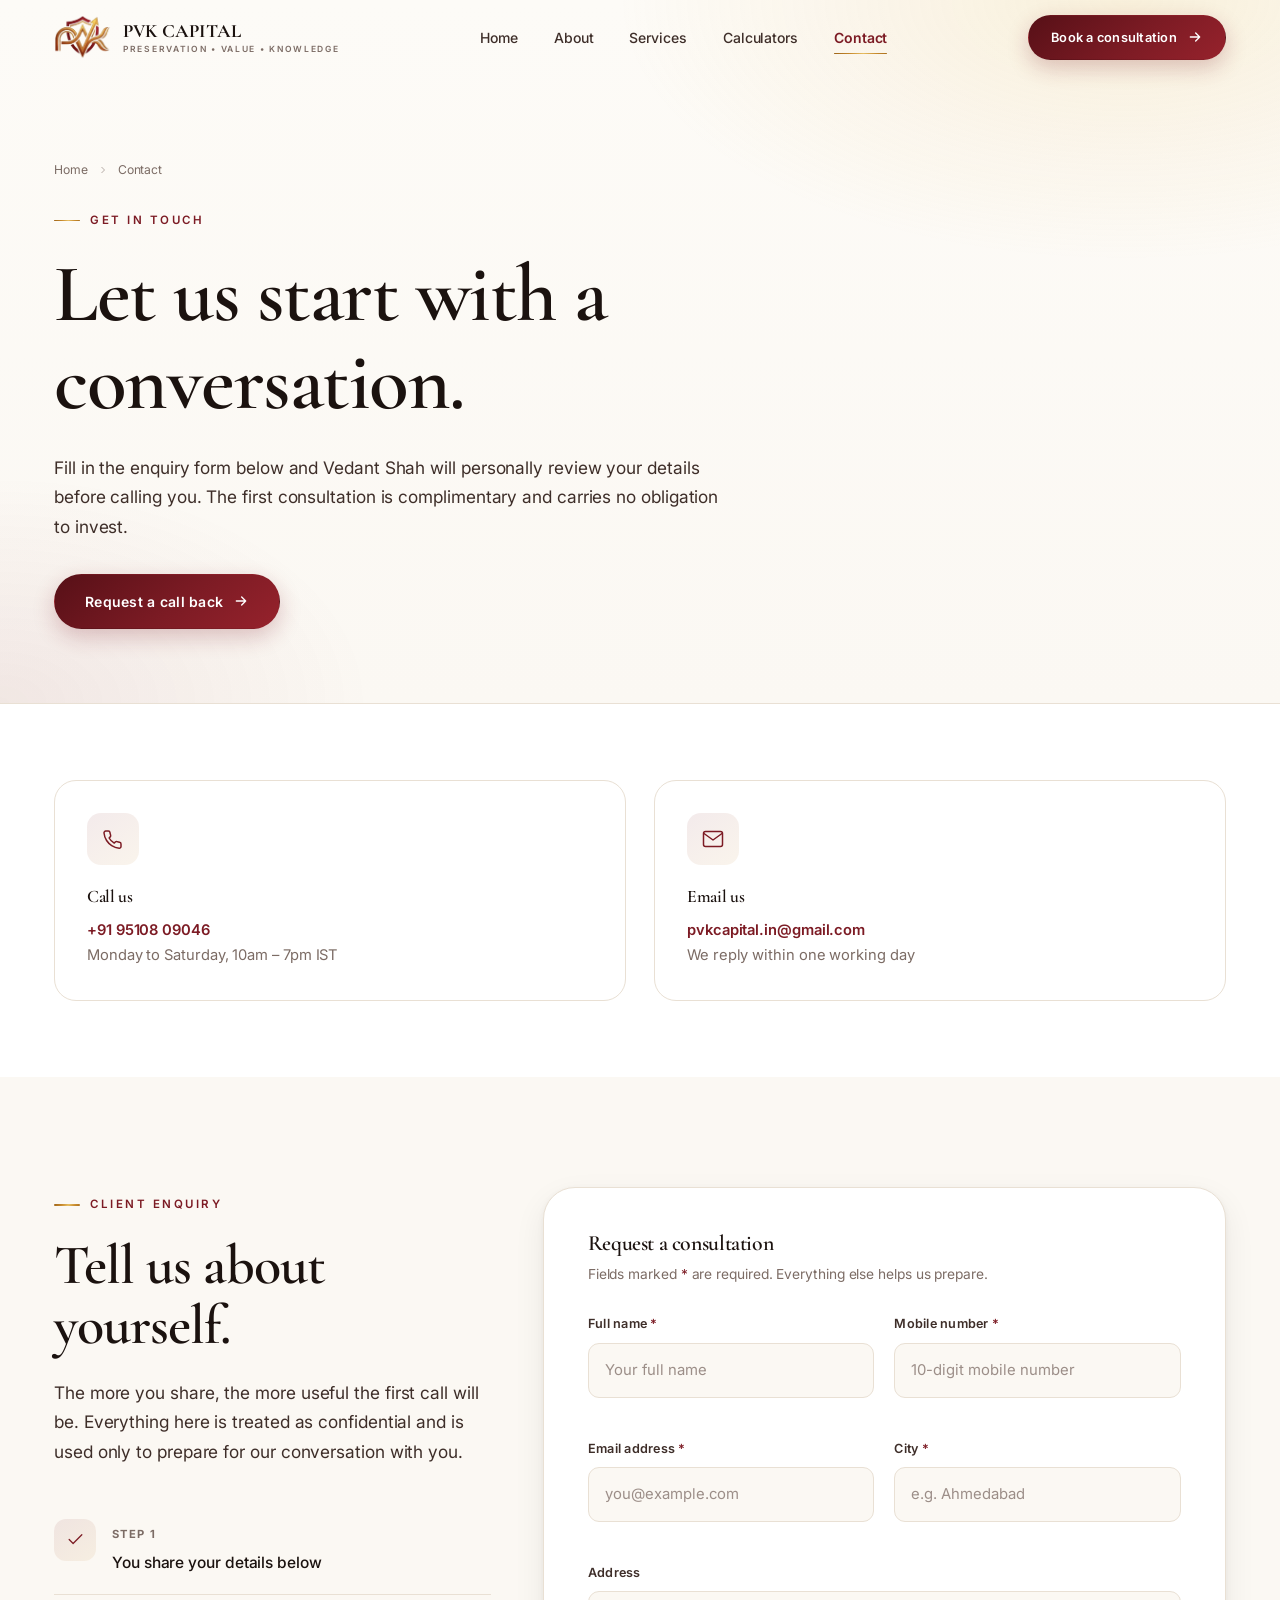
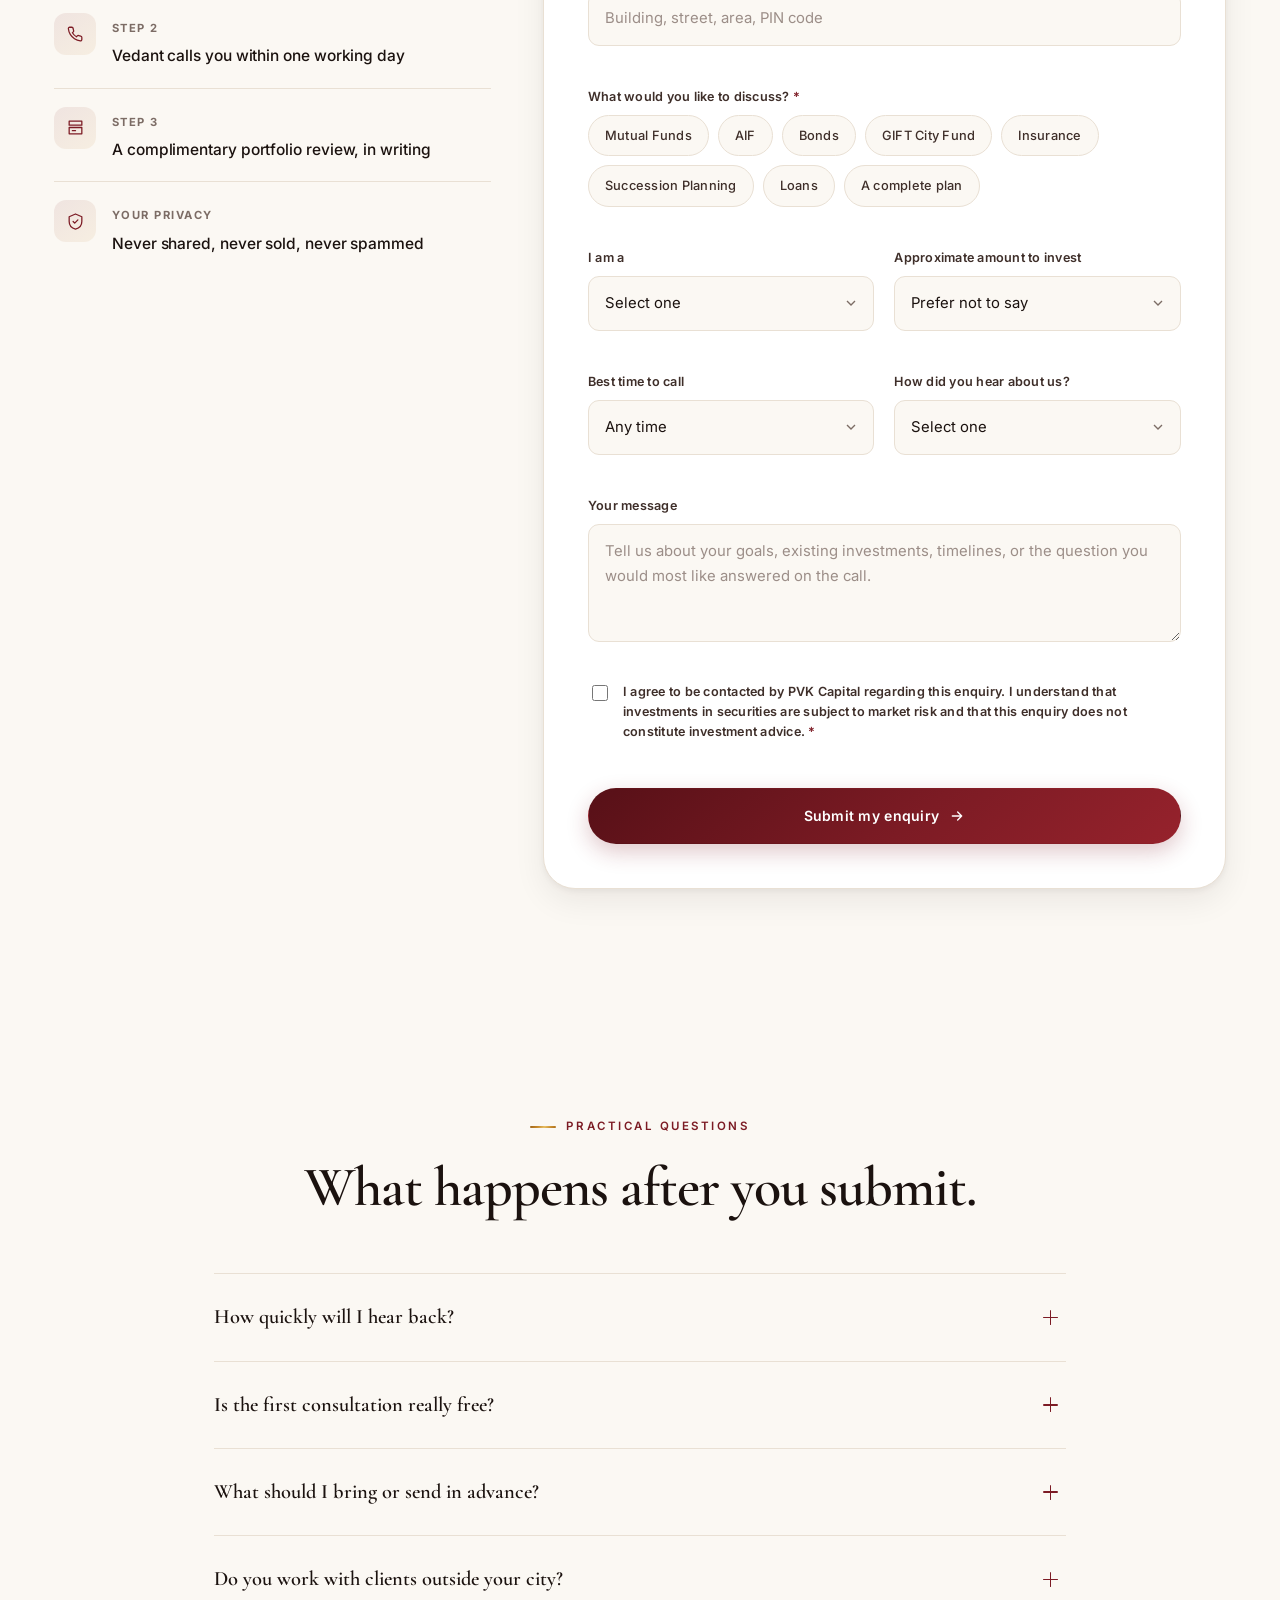
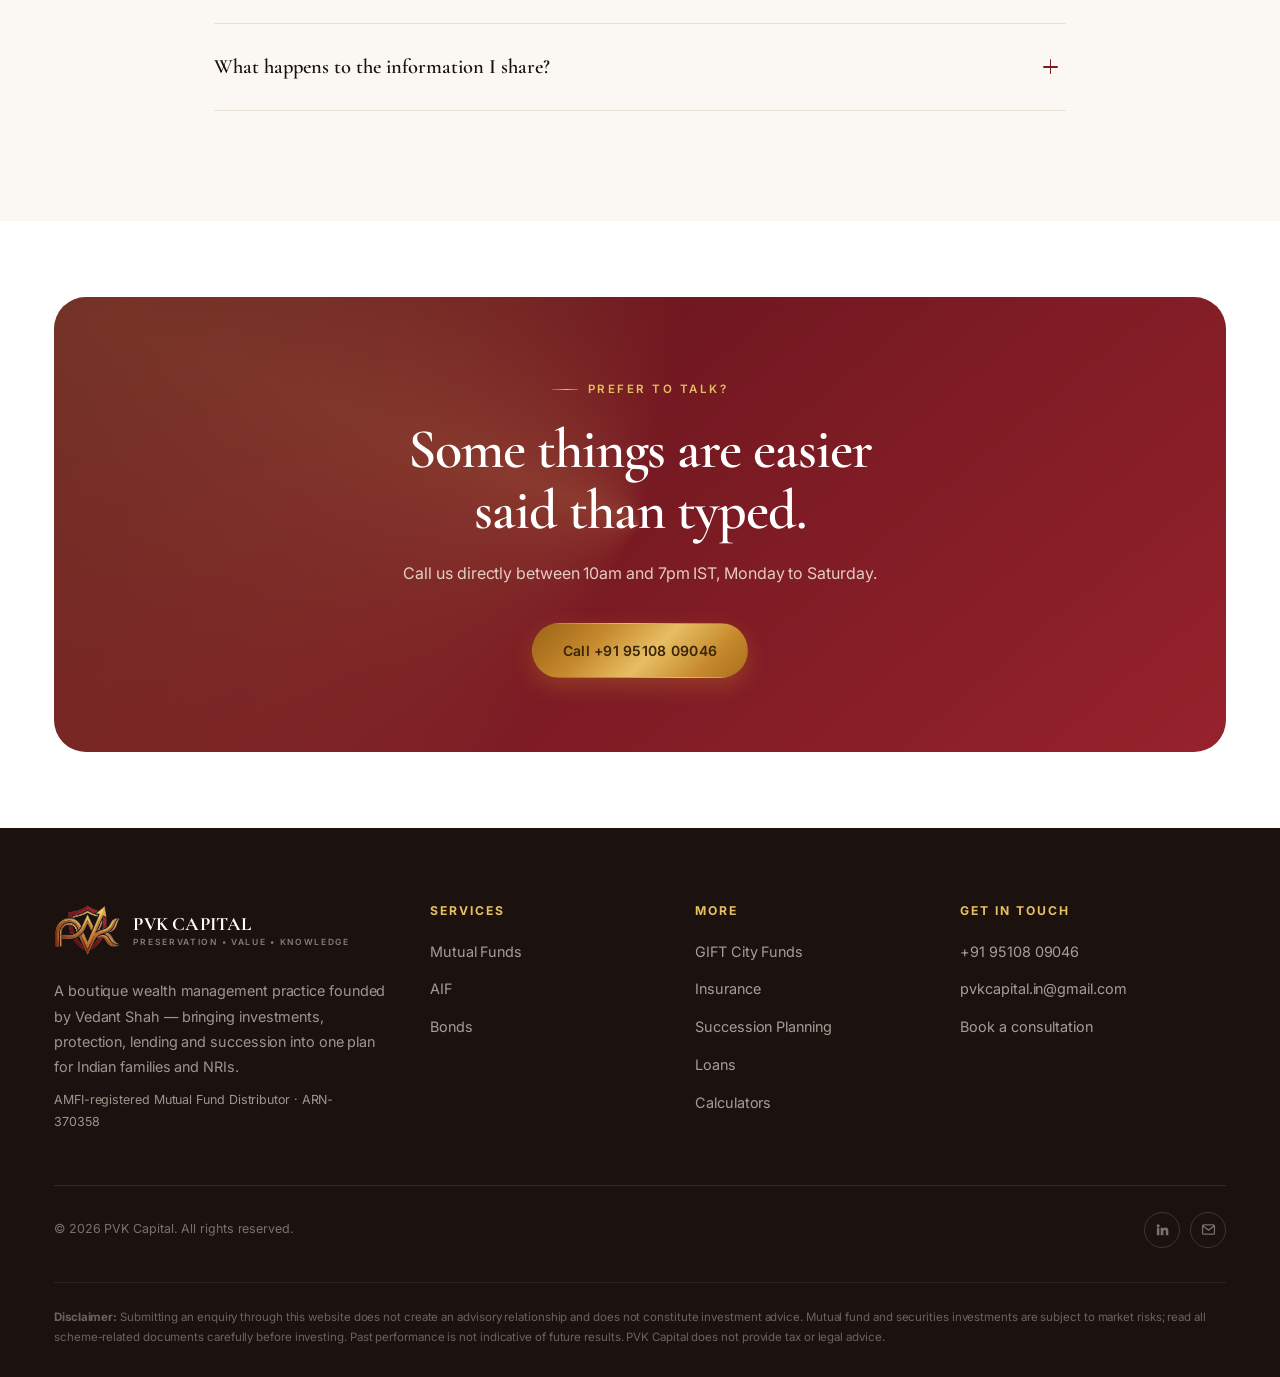
<file: Frontend/contact.html>
<!DOCTYPE html>
<html lang="en-IN">
<head>
<meta charset="UTF-8">
<meta name="viewport" content="width=device-width, initial-scale=1">
<title>Contact PVK Capital, Vadodara | Book a Free Consultation</title>
<meta name="description" content="Book a complimentary consultation with Vedant Shah at PVK Capital, Vadodara. Call +91 95108 09046 or request a call back within one working day.">
<link rel="canonical" href="https://pvkcapital.com/contact">
<meta name="robots" content="index, follow, max-image-preview:large, max-snippet:-1">
<meta property="og:type" content="website">
<meta property="og:site_name" content="PVK Capital">
<meta property="og:locale" content="en_IN">
<meta property="og:url" content="https://pvkcapital.com/contact">
<meta property="og:title" content="Contact PVK Capital, Vadodara | Book a Free Consultation">
<meta property="og:description" content="Book a complimentary consultation with Vedant Shah at PVK Capital, Vadodara. Call +91 95108 09046 or request a call back within one working day.">
<meta property="og:image" content="https://pvkcapital.com/assets/img/og-image.jpg">
<meta property="og:image:width" content="1200">
<meta property="og:image:height" content="630">
<meta property="og:image:alt" content="PVK Capital logo — Preservation, Value, Knowledge">
<meta name="twitter:card" content="summary_large_image">
<meta name="twitter:title" content="Contact PVK Capital, Vadodara | Book a Free Consultation">
<meta name="twitter:description" content="Book a complimentary consultation with Vedant Shah at PVK Capital, Vadodara. Call +91 95108 09046 or request a call back within one working day.">
<meta name="twitter:image" content="https://pvkcapital.com/assets/img/og-image.jpg">
<meta name="theme-color" content="#7C1B24">
<link rel="icon" href="favicon.ico" sizes="48x48">
<link rel="icon" type="image/png" sizes="192x192" href="assets/img/icon-192.png">
<link rel="apple-touch-icon" href="assets/img/apple-touch-icon.png">
<link rel="preconnect" href="https://fonts.googleapis.com">
<link rel="preconnect" href="https://fonts.gstatic.com" crossorigin>
<link href="https://fonts.googleapis.com/css2?family=Cormorant+Garamond:ital,wght@0,400;0,500;0,600;0,700;1,400;1,600&family=Inter:wght@400;500;600;700&display=swap" rel="stylesheet">
<link rel="stylesheet" href="assets/css/style.css">
<script type="application/ld+json">
{
  "@context": "https://schema.org",
  "@graph": [
    {
      "@type": "FinancialService",
      "@id": "https://pvkcapital.com/#organization",
      "name": "PVK Capital",
      "url": "https://pvkcapital.com/",
      "slogan": "Preservation • Value • Knowledge",
      "description": "A boutique wealth management practice in Vadodara founded by Vedant Shah — bringing investments, protection, lending and succession into one plan for Indian families and NRIs.",
      "logo": {
        "@type": "ImageObject",
        "url": "https://pvkcapital.com/assets/img/pvk-logo.webp",
        "width": 700,
        "height": 455
      },
      "image": "https://pvkcapital.com/assets/img/og-image.jpg",
      "founder": {
        "@id": "https://pvkcapital.com/#vedant-shah"
      },
      "telephone": "+91-95108-09046",
      "email": "pvkcapital.in@gmail.com",
      "address": {
        "@type": "PostalAddress",
        "addressLocality": "Vadodara",
        "addressRegion": "Gujarat",
        "addressCountry": "IN"
      },
      "areaServed": [
        {
          "@type": "City",
          "name": "Vadodara"
        },
        {
          "@type": "State",
          "name": "Gujarat"
        },
        {
          "@type": "Country",
          "name": "India"
        }
      ],
      "openingHoursSpecification": [
        {
          "@type": "OpeningHoursSpecification",
          "dayOfWeek": [
            "Monday",
            "Tuesday",
            "Wednesday",
            "Thursday",
            "Friday",
            "Saturday"
          ],
          "opens": "10:00",
          "closes": "19:00"
        }
      ],
      "contactPoint": [
        {
          "@type": "ContactPoint",
          "contactType": "customer service",
          "telephone": "+91-95108-09046",
          "email": "pvkcapital.in@gmail.com",
          "areaServed": "IN",
          "availableLanguage": [
            "English",
            "Hindi",
            "Gujarati"
          ]
        }
      ],
      "identifier": {
        "@type": "PropertyValue",
        "propertyID": "AMFI ARN",
        "value": "ARN-370358"
      },
      "sameAs": [
        "https://www.linkedin.com/company/pvk-capital/"
      ],
      "knowsAbout": [
        "Mutual Funds",
        "Alternative Investment Funds",
        "Bonds & Fixed Income",
        "GIFT City Funds",
        "Insurance",
        "Succession Planning",
        "Loans",
        "SIP",
        "Financial planning",
        "Wealth management"
      ],
      "hasOfferCatalog": {
        "@type": "OfferCatalog",
        "name": "Wealth management services",
        "itemListElement": [
          {
            "@type": "Offer",
            "itemOffered": {
              "@type": "Service",
              "name": "Mutual Funds",
              "url": "https://pvkcapital.com/services#mutual-funds"
            }
          },
          {
            "@type": "Offer",
            "itemOffered": {
              "@type": "Service",
              "name": "Alternative Investment Funds",
              "url": "https://pvkcapital.com/services#aif"
            }
          },
          {
            "@type": "Offer",
            "itemOffered": {
              "@type": "Service",
              "name": "Bonds & Fixed Income",
              "url": "https://pvkcapital.com/services#bonds"
            }
          },
          {
            "@type": "Offer",
            "itemOffered": {
              "@type": "Service",
              "name": "GIFT City Funds",
              "url": "https://pvkcapital.com/services#gift-city"
            }
          },
          {
            "@type": "Offer",
            "itemOffered": {
              "@type": "Service",
              "name": "Insurance",
              "url": "https://pvkcapital.com/services#insurance"
            }
          },
          {
            "@type": "Offer",
            "itemOffered": {
              "@type": "Service",
              "name": "Succession Planning",
              "url": "https://pvkcapital.com/services#succession"
            }
          },
          {
            "@type": "Offer",
            "itemOffered": {
              "@type": "Service",
              "name": "Loans",
              "url": "https://pvkcapital.com/services#loans"
            }
          }
        ]
      }
    },
    {
      "@type": "WebSite",
      "@id": "https://pvkcapital.com/#website",
      "url": "https://pvkcapital.com/",
      "name": "PVK Capital",
      "publisher": {
        "@id": "https://pvkcapital.com/#organization"
      },
      "inLanguage": "en-IN"
    },
    {
      "@type": "ContactPage",
      "@id": "https://pvkcapital.com/contact#webpage",
      "url": "https://pvkcapital.com/contact",
      "name": "Contact PVK Capital, Vadodara | Book a Free Consultation",
      "description": "Book a complimentary consultation with Vedant Shah at PVK Capital, Vadodara. Call +91 95108 09046 or request a call back within one working day.",
      "isPartOf": {
        "@id": "https://pvkcapital.com/#website"
      },
      "about": {
        "@id": "https://pvkcapital.com/#organization"
      },
      "inLanguage": "en-IN",
      "primaryImageOfPage": {
        "@type": "ImageObject",
        "url": "https://pvkcapital.com/assets/img/og-image.jpg"
      },
      "breadcrumb": {
        "@id": "https://pvkcapital.com/contact#breadcrumb"
      }
    },
    {
      "@type": "BreadcrumbList",
      "@id": "https://pvkcapital.com/contact#breadcrumb",
      "itemListElement": [
        {
          "@type": "ListItem",
          "position": 1,
          "name": "Home",
          "item": "https://pvkcapital.com/"
        },
        {
          "@type": "ListItem",
          "position": 2,
          "name": "Contact",
          "item": "https://pvkcapital.com/contact"
        }
      ]
    },
    {
      "@type": "Person",
      "@id": "https://pvkcapital.com/#vedant-shah",
      "name": "Vedant Shah",
      "jobTitle": "Founder",
      "worksFor": {
        "@id": "https://pvkcapital.com/#organization"
      },
      "url": "https://pvkcapital.com/about",
      "image": "https://pvkcapital.com/assets/img/founder.webp"
    },
    {
      "@type": "FAQPage",
      "@id": "https://pvkcapital.com/contact#faq",
      "url": "https://pvkcapital.com/contact",
      "isPartOf": {
        "@id": "https://pvkcapital.com/#website"
      },
      "mainEntity": [
        {
          "@type": "Question",
          "name": "How quickly will I hear back?",
          "acceptedAnswer": {
            "@type": "Answer",
            "text": "Within one working day. If you submit over a weekend or a public holiday, expect a call on the next working morning. For anything genuinely urgent, call us directly rather than waiting on the form."
          }
        },
        {
          "@type": "Question",
          "name": "Is the first consultation really free?",
          "acceptedAnswer": {
            "@type": "Answer",
            "text": "Yes. The first conversation and the portfolio review that follows it carry no fee and no obligation. We would rather you make an informed decision about whether we are the right fit than commit to anything on the first call."
          }
        },
        {
          "@type": "Question",
          "name": "What should I bring or send in advance?",
          "acceptedAnswer": {
            "@type": "Answer",
            "text": "Nothing is required for the first call. If you would like the review to be more concrete, these help: A consolidated mutual fund statement (CAS from CAMS, KFintech or NSDL) A list of insurance policies with sum assured and premium Details of any loans — outstanding amount, rate and remaining tenure Fixed deposits, PPF, EPF and NPS balances"
          }
        },
        {
          "@type": "Question",
          "name": "Do you work with clients outside your city?",
          "acceptedAnswer": {
            "@type": "Answer",
            "text": "Yes. A large part of the practice is handled over video calls, with e-KYC and digital mandates for execution, so location is rarely a constraint. NRI clients are onboarded entirely remotely. Where an in-person meeting matters — succession planning discussions in particular — we arrange it."
          }
        },
        {
          "@type": "Question",
          "name": "What happens to the information I share?",
          "acceptedAnswer": {
            "@type": "Answer",
            "text": "It is used only to prepare for and conduct our conversation with you. We do not sell, rent or share client data with third parties for marketing. Where information has to be passed to a product provider to execute a transaction you have approved, we tell you first."
          }
        }
      ]
    }
  ]
}
</script>
</head>
<body>

<div class="readbar"></div>

<header class="nav">
  <div class="wrap">
    <a class="brand" href="index.html" aria-label="PVK Capital — home">
      <img src="assets/img/pvk-icon.webp" width="240" height="185" alt="PVK Capital" decoding="async">
      <span class="brand-txt"><b>PVK CAPITAL</b><span>Preservation • Value • Knowledge</span></span>
    </a>
    <nav class="nav-links" aria-label="Primary">
      <a href="index.html">Home</a>
      <a href="about.html">About</a>
      <a href="services.html">Services</a>
      <a href="calculators.html">Calculators</a>
      <a href="contact.html">Contact</a>
    </nav>
    <div class="nav-cta">
      <a class="btn btn-primary" href="#enquiry">Book a consultation
        <svg viewBox="0 0 24 24" fill="none" stroke="currentColor" stroke-width="2" stroke-linecap="round" stroke-linejoin="round"><path d="M5 12h14M13 6l6 6-6 6"/></svg></a>
      <button class="burger" type="button" aria-label="Open menu" aria-controls="mobile-menu"><i></i><i></i><i></i></button>
    </div>
  </div>
</header>

<div class="mobile-menu" id="mobile-menu">
  <a href="index.html">Home</a>
  <a href="about.html">About</a>
  <a href="services.html">Services</a>
  <a href="calculators.html">Calculators</a>
  <a href="contact.html">Contact</a>
  <a class="btn btn-primary" href="#enquiry" style="border-bottom:0">Book a consultation</a>
</div>

<main>

<!-- ============ PAGE HEAD ============ -->
<section class="page-head">
  <div class="wrap">
    <div class="crumb">
      <a href="index.html">Home</a>
      <svg viewBox="0 0 24 24" fill="none" stroke="currentColor" stroke-width="2"><path d="M9 6l6 6-6 6"/></svg>
      <span>Contact</span>
    </div>
    <span class="eyebrow">Get in touch</span>
    <h1 class="h-xl" style="max-width:15ch">Let us start with a conversation.</h1>
    <p class="lede" style="margin-top:26px">
      Fill in the enquiry form below and Vedant Shah will personally review your details before calling
      you. The first consultation is complimentary and carries no obligation to invest.
    </p>
    <div class="hero-actions" style="animation:none;opacity:1;margin-top:32px">
      <a class="btn btn-primary" href="#enquiry">Request a call back
        <svg viewBox="0 0 24 24" fill="none" stroke="currentColor" stroke-width="2" stroke-linecap="round" stroke-linejoin="round"><path d="M5 12h14M13 6l6 6-6 6"/></svg></a>
    </div>
  </div>
</section>

<!-- ============ CONTACT DETAILS ============ -->
<section class="section-sm bg-white">
  <div class="wrap">
    <div class="grid grid-2">
      <div class="card" data-rv data-rv-d="1">
        <span class="card-ico"><svg viewBox="0 0 24 24" fill="none" stroke="currentColor" stroke-linecap="round" stroke-linejoin="round"><path d="M20 16.9v2.6a1.7 1.7 0 0 1-1.9 1.7 17 17 0 0 1-7.4-2.6 16.7 16.7 0 0 1-5.1-5.1A17 17 0 0 1 3 6a1.7 1.7 0 0 1 1.7-1.9h2.6a1.7 1.7 0 0 1 1.7 1.5c.1.9.3 1.7.6 2.5a1.7 1.7 0 0 1-.4 1.8l-1.1 1.1a13.6 13.6 0 0 0 5.1 5.1l1.1-1.1a1.7 1.7 0 0 1 1.8-.4c.8.3 1.6.5 2.5.6a1.7 1.7 0 0 1 1.4 1.7z"/></svg></span>
        <h3 style="font-size:1.1rem">Call us</h3>
        <p><a href="tel:+919510809046" style="color:var(--maroon);font-weight:600">+91 95108 09046</a><br>Monday to Saturday, 10am – 7pm IST</p>
      </div>

      <div class="card" data-rv data-rv-d="2">
        <span class="card-ico"><svg viewBox="0 0 24 24" fill="none" stroke="currentColor" stroke-linecap="round" stroke-linejoin="round"><rect x="2.5" y="4.5" width="19" height="15" rx="2"/><path d="M3 6.5l9 6.5 9-6.5"/></svg></span>
        <h3 style="font-size:1.1rem">Email us</h3>
        <p><a data-inbox data-inbox-text href="mailto:pvkcapital.in@gmail.com" style="color:var(--maroon);font-weight:600">pvkcapital.in@gmail.com</a><br>We reply within one working day</p>
      </div>
    </div>
  </div>
</section>

<!-- ============ ENQUIRY FORM ============ -->
<section class="section bg-cream" id="enquiry">
  <div class="wrap">
    <div class="contact-split">

      <div data-rv>
        <span class="eyebrow">Client enquiry</span>
        <h2 class="h-lg">Tell us about yourself.</h2>
        <p class="lede" style="margin-top:22px">
          The more you share, the more useful the first call will be. Everything here is treated as
          confidential and is used only to prepare for our conversation with you.
        </p>

        <div class="info-list">
          <div class="info-item">
            <span class="info-ico"><svg viewBox="0 0 24 24" fill="none" stroke="currentColor" stroke-linecap="round" stroke-linejoin="round"><path d="M20 6L9 17l-5-5"/></svg></span>
            <span>
              <span class="k">Step 1</span>
              <span class="v">You share your details below</span>
            </span>
          </div>
          <div class="info-item">
            <span class="info-ico"><svg viewBox="0 0 24 24" fill="none" stroke="currentColor" stroke-linecap="round" stroke-linejoin="round"><path d="M20 16.9v2.6a1.7 1.7 0 0 1-1.9 1.7 17 17 0 0 1-7.4-2.6 16.7 16.7 0 0 1-5.1-5.1A17 17 0 0 1 3 6a1.7 1.7 0 0 1 1.7-1.9h2.6a1.7 1.7 0 0 1 1.7 1.5c.1.9.3 1.7.6 2.5a1.7 1.7 0 0 1-.4 1.8l-1.1 1.1a13.6 13.6 0 0 0 5.1 5.1l1.1-1.1a1.7 1.7 0 0 1 1.8-.4c.8.3 1.6.5 2.5.6a1.7 1.7 0 0 1 1.4 1.7z"/></svg></span>
            <span>
              <span class="k">Step 2</span>
              <span class="v">Vedant calls you within one working day</span>
            </span>
          </div>
          <div class="info-item">
            <span class="info-ico"><svg viewBox="0 0 24 24" fill="none" stroke="currentColor" stroke-linecap="round" stroke-linejoin="round"><path d="M4 4h16v5H4z"/><path d="M4 12h16v8H4z"/><path d="M8 16h4"/></svg></span>
            <span>
              <span class="k">Step 3</span>
              <span class="v">A complimentary portfolio review, in writing</span>
            </span>
          </div>
          <div class="info-item">
            <span class="info-ico"><svg viewBox="0 0 24 24" fill="none" stroke="currentColor" stroke-linecap="round" stroke-linejoin="round"><path d="M12 2.5l8 3.5v6c0 4.8-3.3 8.4-8 9.5-4.7-1.1-8-4.7-8-9.5V6z"/><path d="M9 12l2 2 4-4"/></svg></span>
            <span>
              <span class="k">Your privacy</span>
              <span class="v">Never shared, never sold, never spammed</span>
            </span>
          </div>
        </div>
      </div>

      <div data-rv data-rv-d="1">
        <form class="form-card" data-pvk-form data-subject="Client enquiry" novalidate>
          <h3 class="h-sm" style="margin-bottom:8px">Request a consultation</h3>
          <p class="small muted" style="margin-bottom:28px">Fields marked <span style="color:var(--maroon)">*</span> are required. Everything else helps us prepare.</p>

          <div class="form-grid">

            <div class="fg">
              <label for="c-name">Full name <span class="req">*</span></label>
              <input id="c-name" name="name" type="text" placeholder="Your full name" required data-validate="name" autocomplete="name">
              <span class="msg"></span>
            </div>

            <div class="fg">
              <label for="c-phone">Mobile number <span class="req">*</span></label>
              <input id="c-phone" name="phone" type="tel" placeholder="10-digit mobile number" required data-validate="phone" autocomplete="tel">
              <span class="msg"></span>
            </div>

            <div class="fg">
              <label for="c-email">Email address <span class="req">*</span></label>
              <input id="c-email" name="email" type="email" placeholder="you@example.com" required data-validate="email" autocomplete="email">
              <span class="msg"></span>
            </div>

            <div class="fg">
              <label for="c-city">City <span class="req">*</span></label>
              <input id="c-city" name="city" type="text" placeholder="e.g. Ahmedabad" required autocomplete="address-level2">
              <span class="msg"></span>
            </div>

            <div class="fg full">
              <label for="c-address">Address</label>
              <input id="c-address" name="address" type="text" placeholder="Building, street, area, PIN code" autocomplete="street-address">
              <span class="msg"></span>
            </div>

            <div class="fg full">
              <label>What would you like to discuss? <span class="req">*</span></label>
              <div class="chip-row" data-require-one>
                <label class="chip"><input type="checkbox" name="services" value="Mutual Funds"><span>Mutual Funds</span></label>
                <label class="chip"><input type="checkbox" name="services" value="AIF"><span>AIF</span></label>
                <label class="chip"><input type="checkbox" name="services" value="Bonds"><span>Bonds</span></label>
                <label class="chip"><input type="checkbox" name="services" value="GIFT City Fund"><span>GIFT City Fund</span></label>
                <label class="chip"><input type="checkbox" name="services" value="Insurance"><span>Insurance</span></label>
                <label class="chip"><input type="checkbox" name="services" value="Succession Planning"><span>Succession Planning</span></label>
                <label class="chip"><input type="checkbox" name="services" value="Loans"><span>Loans</span></label>
                <label class="chip"><input type="checkbox" name="services" value="A complete financial plan"><span>A complete plan</span></label>
              </div>
              <span class="msg"></span>
            </div>

            <div class="fg">
              <label for="c-type">I am a</label>
              <select id="c-type" name="investor_type">
                <option value="">Select one</option>
                <option>Salaried professional</option>
                <option>Business owner / self-employed</option>
                <option>NRI</option>
                <option>Retired</option>
                <option>Student / first-time investor</option>
                <option>Other</option>
              </select>
              <span class="msg"></span>
            </div>

            <div class="fg">
              <label for="c-amount">Approximate amount to invest</label>
              <select id="c-amount" name="investment_range">
                <option value="">Prefer not to say</option>
                <option>Under ₹5 lakh</option>
                <option>₹5 lakh – ₹25 lakh</option>
                <option>₹25 lakh – ₹50 lakh</option>
                <option>₹50 lakh – ₹1 crore</option>
                <option>₹1 crore – ₹5 crore</option>
                <option>Above ₹5 crore</option>
                <option>Monthly SIP only</option>
              </select>
              <span class="msg"></span>
            </div>

            <div class="fg">
              <label for="c-when">Best time to call</label>
              <select id="c-when" name="preferred_time">
                <option value="">Any time</option>
                <option>Morning (10am – 1pm)</option>
                <option>Afternoon (1pm – 4pm)</option>
                <option>Evening (4pm – 7pm)</option>
                <option>Weekend</option>
              </select>
              <span class="msg"></span>
            </div>

            <div class="fg">
              <label for="c-how">How did you hear about us?</label>
              <select id="c-how" name="source">
                <option value="">Select one</option>
                <option>Referred by a friend or family member</option>
                <option>Referred by an existing client</option>
                <option>Search engine</option>
                <option>Social media</option>
                <option>Met Vedant personally</option>
                <option>Other</option>
              </select>
              <span class="msg"></span>
            </div>

            <div class="fg full">
              <label for="c-msg">Your message</label>
              <textarea id="c-msg" name="message" placeholder="Tell us about your goals, existing investments, timelines, or the question you would most like answered on the call."></textarea>
              <span class="msg"></span>
            </div>

            <div class="fg full">
              <label class="consent">
                <input type="checkbox" name="consent" value="Yes" required>
                <span>
                  I agree to be contacted by PVK Capital regarding this enquiry. I understand that
                  investments in securities are subject to market risk and that this enquiry does not
                  constitute investment advice. <span class="req">*</span>
                </span>
              </label>
              <span class="msg"></span>
            </div>

          </div>

          <button class="btn btn-primary btn-block" type="submit" style="margin-top:26px">
            Submit my enquiry
            <svg viewBox="0 0 24 24" fill="none" stroke="currentColor" stroke-width="2" stroke-linecap="round" stroke-linejoin="round"><path d="M5 12h14M13 6l6 6-6 6"/></svg>
          </button>

          <div class="form-status" role="status" aria-live="polite"></div>
        </form>
      </div>

    </div>
  </div>
</section>

<!-- ============ FAQ ============ -->
<section class="section bg-cream">
  <div class="wrap wrap-narrow">
    <div class="section-head center" data-rv>
      <span class="eyebrow">Practical questions</span>
      <h2 class="h-lg">What happens after you submit.</h2>
    </div>

    <div class="acc" data-single data-rv data-rv-d="1">
      <div class="acc-item">
        <button class="acc-q" type="button">How quickly will I hear back?</button>
        <div class="acc-a"><div class="acc-a-inner">
          Within one working day. If you submit over a weekend or a public holiday, expect a call on the next
          working morning. For anything genuinely urgent, call us directly rather than waiting on
          the form.
        </div></div>
      </div>

      <div class="acc-item">
        <button class="acc-q" type="button">Is the first consultation really free?</button>
        <div class="acc-a"><div class="acc-a-inner">
          Yes. The first conversation and the portfolio review that follows it carry no fee and no obligation.
          We would rather you make an informed decision about whether we are the right fit than commit to
          anything on the first call.
        </div></div>
      </div>

      <div class="acc-item">
        <button class="acc-q" type="button">What should I bring or send in advance?</button>
        <div class="acc-a"><div class="acc-a-inner">
          Nothing is required for the first call. If you would like the review to be more concrete, these help:
          <ul>
            <li>A consolidated mutual fund statement (CAS from CAMS, KFintech or NSDL)</li>
            <li>A list of insurance policies with sum assured and premium</li>
            <li>Details of any loans — outstanding amount, rate and remaining tenure</li>
            <li>Fixed deposits, PPF, EPF and NPS balances</li>
          </ul>
        </div></div>
      </div>

      <div class="acc-item">
        <button class="acc-q" type="button">Do you work with clients outside your city?</button>
        <div class="acc-a"><div class="acc-a-inner">
          Yes. A large part of the practice is handled over video calls, with e-KYC and digital mandates for
          execution, so location is rarely a constraint. NRI clients are onboarded entirely remotely. Where an
          in-person meeting matters — succession planning discussions in particular — we arrange it.
        </div></div>
      </div>

      <div class="acc-item">
        <button class="acc-q" type="button">What happens to the information I share?</button>
        <div class="acc-a"><div class="acc-a-inner">
          It is used only to prepare for and conduct our conversation with you. We do not sell, rent or share
          client data with third parties for marketing. Where information has to be passed to a product
          provider to execute a transaction you have approved, we tell you first.
        </div></div>
      </div>
    </div>
  </div>
</section>

<!-- ============ CTA ============ -->
<section class="section-sm bg-white">
  <div class="wrap">
    <div class="cta-band" data-rv>
      <span class="eyebrow" style="color:var(--gold-lt)">Prefer to talk?</span>
      <h2 class="h-lg">Some things are easier<br>said than typed.</h2>
      <p>Call us directly between 10am and 7pm IST, Monday to Saturday.</p>
      <div class="cta-actions">
        <a class="btn btn-gold" href="tel:+919510809046">Call +91 95108 09046</a>
      </div>
    </div>
  </div>
</section>

</main>

<footer class="footer">
  <div class="wrap">
    <div class="footer-top">
      <div>
        <a class="brand" href="index.html">
          <img src="assets/img/pvk-icon.webp" width="240" height="185" alt="PVK Capital" style="height:52px" loading="lazy" decoding="async">
          <span class="brand-txt"><b>PVK CAPITAL</b><span>Preservation • Value • Knowledge</span></span>
        </a>
        <p class="footer-about">
          A boutique wealth management practice founded by Vedant Shah — bringing investments,
          protection, lending and succession into one plan for Indian families and NRIs.
        </p>
        <p class="footer-about" style="margin-top:10px;font-size:.78rem">AMFI-registered Mutual Fund Distributor · ARN-370358</p>
      </div>
      <div>
        <h4>Services</h4>
        <ul class="footer-links">
          <li><a href="services.html#mutual-funds">Mutual Funds</a></li>
          <li><a href="services.html#aif">AIF</a></li>
          <li><a href="services.html#bonds">Bonds</a></li>
        </ul>
      </div>
      <div>
        <h4>More</h4>
        <ul class="footer-links">
          <li><a href="services.html#gift-city">GIFT City Funds</a></li>
          <li><a href="services.html#insurance">Insurance</a></li>
          <li><a href="services.html#succession">Succession Planning</a></li>
          <li><a href="services.html#loans">Loans</a></li>
          <li><a href="calculators.html">Calculators</a></li>
        </ul>
      </div>
      <div>
        <h4>Get in touch</h4>
        <ul class="footer-links">
          <li><a href="tel:+919510809046">+91 95108 09046</a></li>
          <li><a data-inbox data-inbox-text href="mailto:pvkcapital.in@gmail.com">pvkcapital.in@gmail.com</a></li>
          <li><a href="#enquiry">Book a consultation</a></li>
        </ul>
      </div>
    </div>

    <div class="footer-bottom">
      <span>© <span data-year>2026</span> PVK Capital. All rights reserved.</span>
      <div class="socials">
        <a href="https://www.linkedin.com/company/pvk-capital/" target="_blank" rel="noopener noreferrer" aria-label="LinkedIn"><svg viewBox="0 0 24 24" fill="currentColor"><path d="M4.98 3.5a2.5 2.5 0 1 1 0 5 2.5 2.5 0 0 1 0-5zM3 9h4v12H3zM9 9h3.8v1.7h.05a4.2 4.2 0 0 1 3.75-2c4 0 4.75 2.6 4.75 6V21h-4v-5.4c0-1.3 0-3-1.8-3s-2.1 1.4-2.1 2.9V21H9z"/></svg></a>
        <a data-inbox href="mailto:pvkcapital.in@gmail.com" aria-label="Email"><svg viewBox="0 0 24 24" fill="none" stroke="currentColor" stroke-width="2"><rect x="2.5" y="4.5" width="19" height="15" rx="2"/><path d="M3 6.5l9 6.5 9-6.5"/></svg></a>
      </div>
    </div>

    <p class="disclaimer">
      <strong>Disclaimer:</strong> Submitting an enquiry through this website does not create an advisory
      relationship and does not constitute investment advice. Mutual fund and securities investments are
      subject to market risks; read all scheme-related documents carefully before investing. Past performance
      is not indicative of future results. PVK Capital does not provide tax or legal advice.
    </p>
  </div>
</footer>

<button class="totop" type="button" aria-label="Back to top">
  <svg viewBox="0 0 24 24" fill="none" stroke="currentColor" stroke-width="2" stroke-linecap="round" stroke-linejoin="round"><path d="M12 19V5M5 12l7-7 7 7"/></svg>
</button>

<script src="assets/js/main.js"></script>
<script src="assets/js/forms.js"></script>
</body>
</html>
</file>
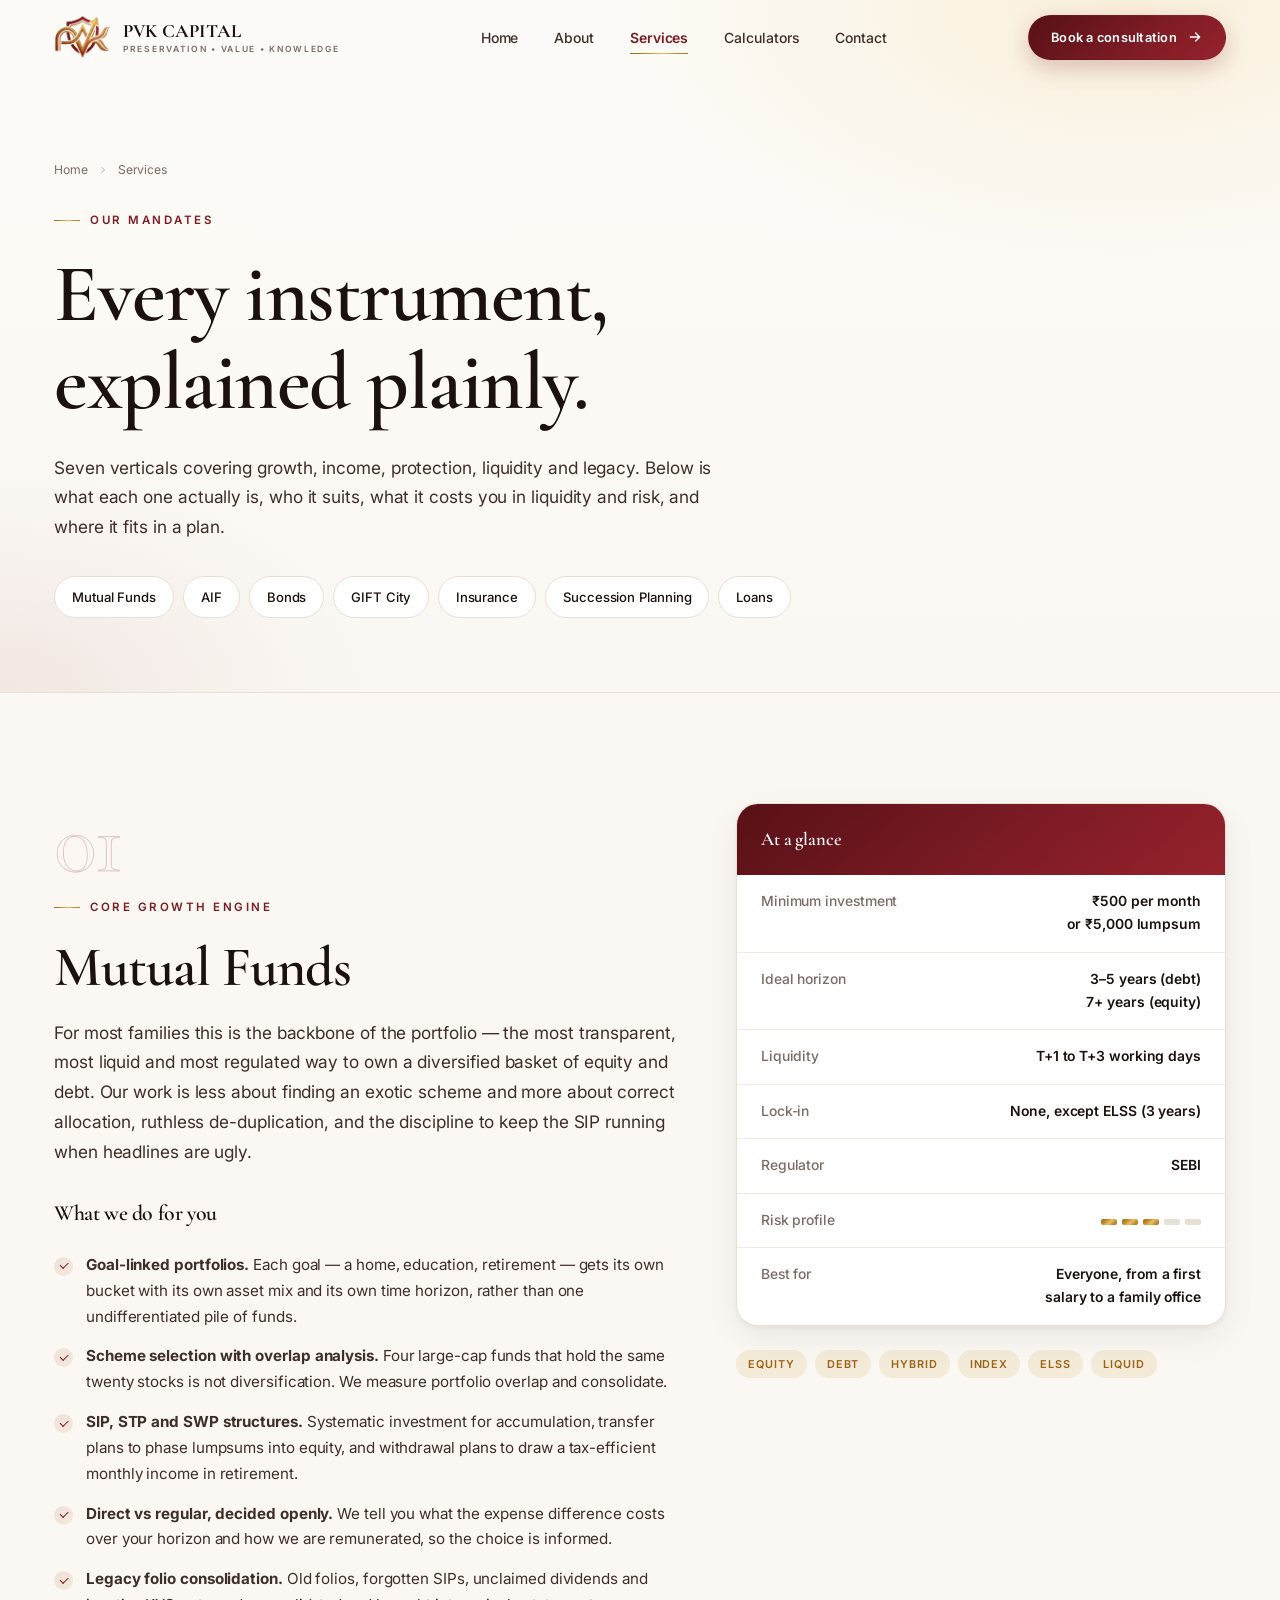
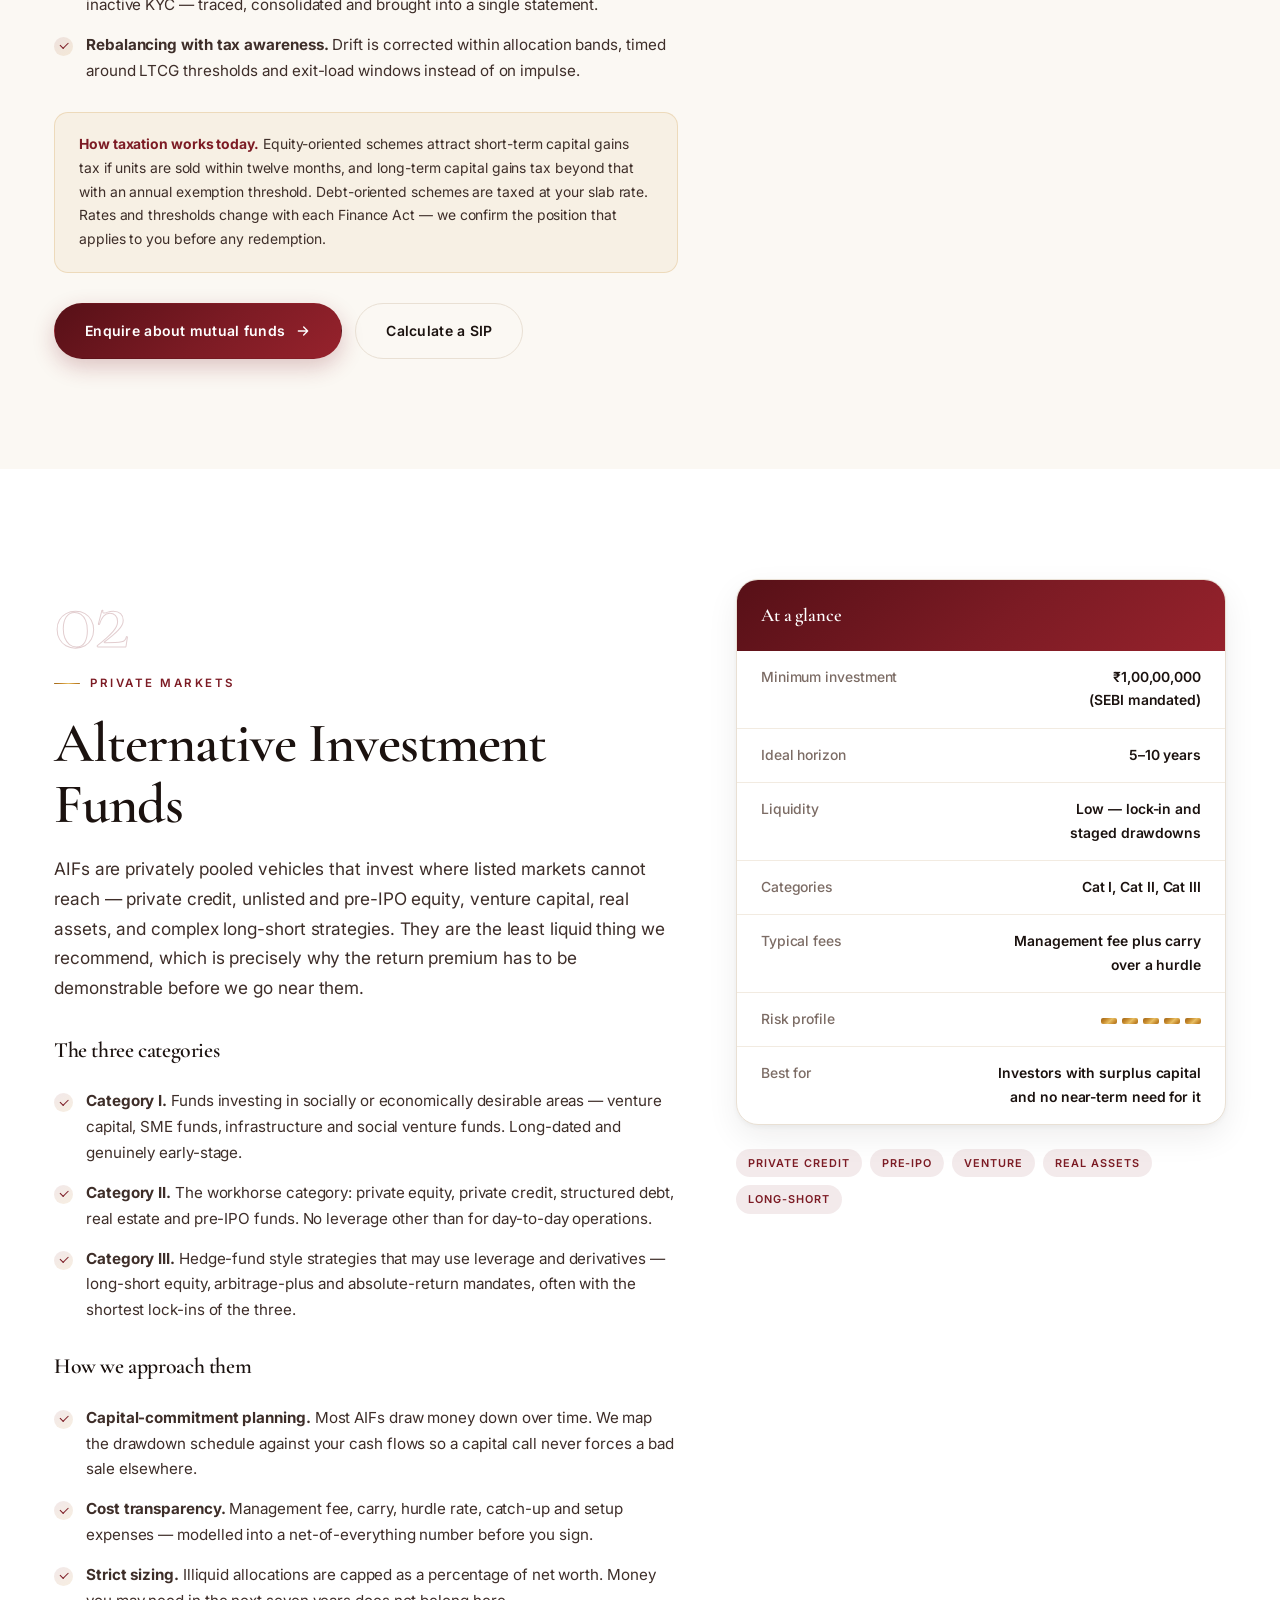
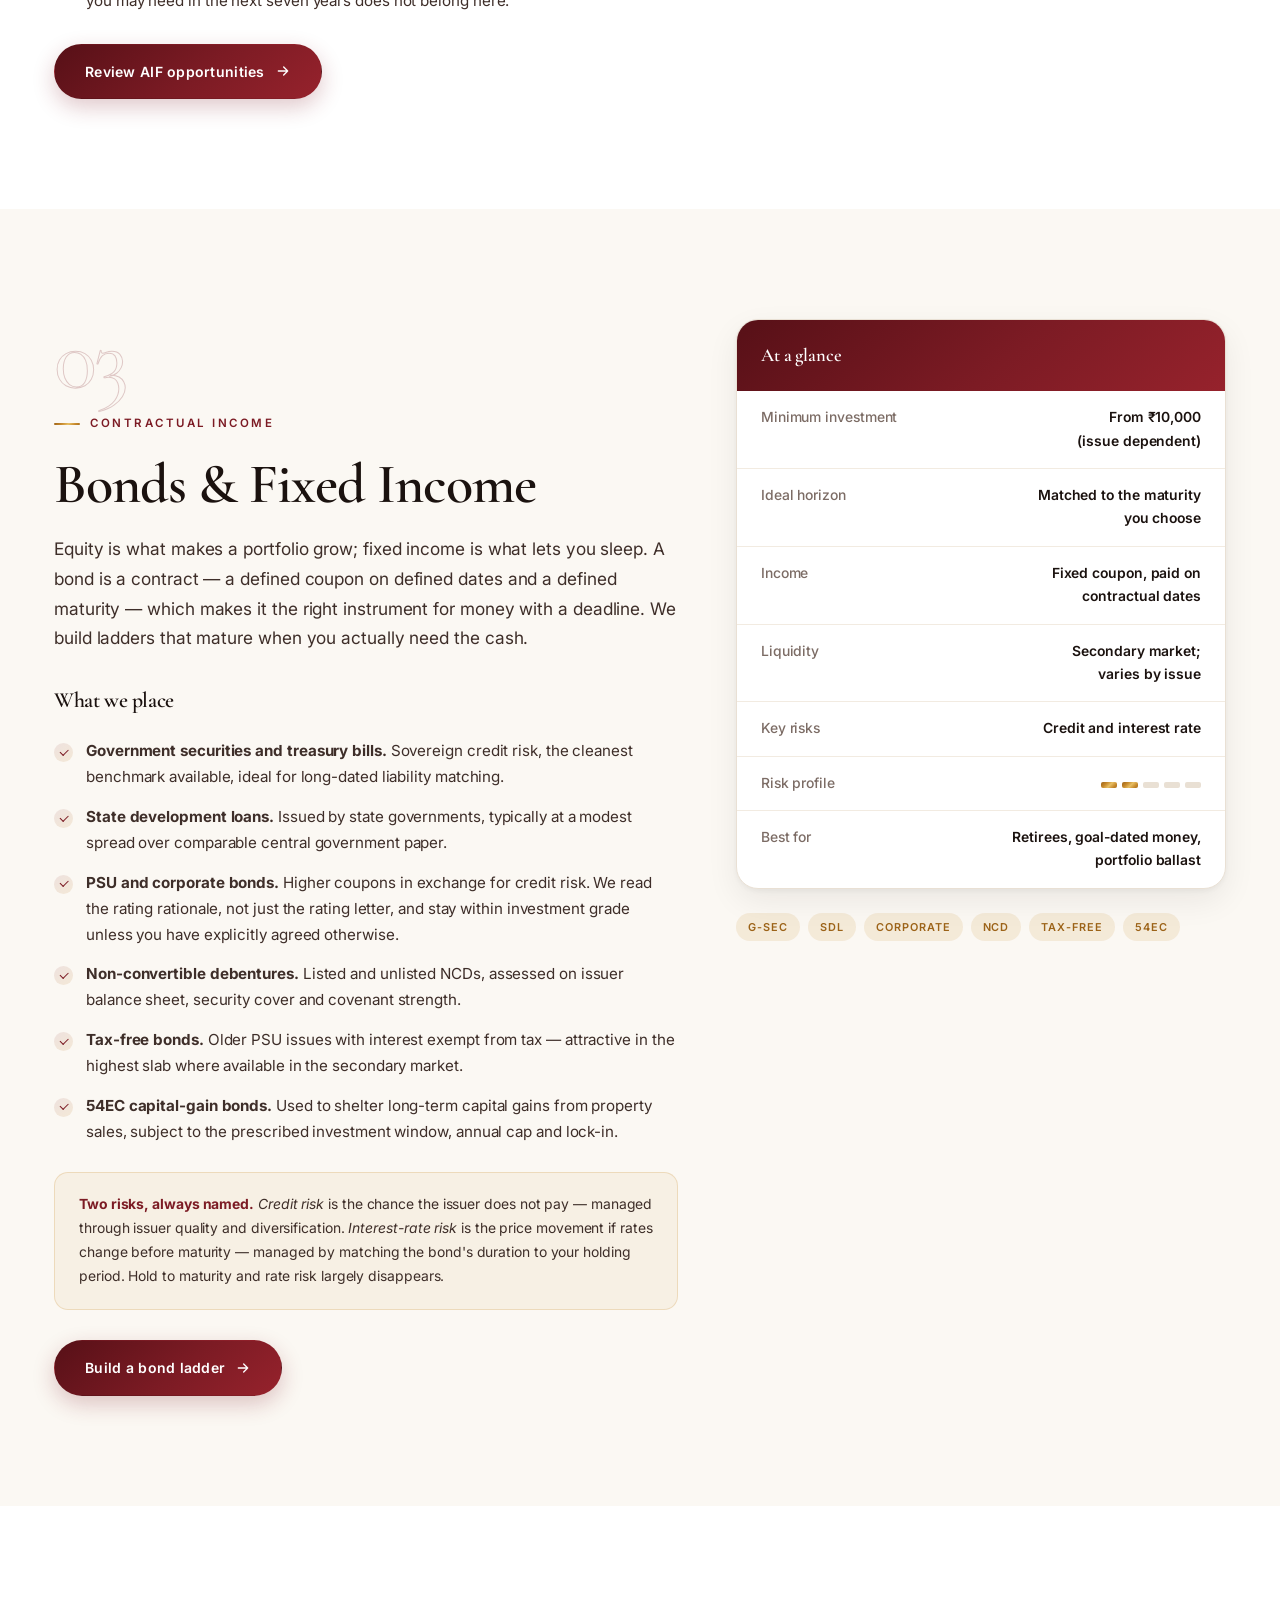
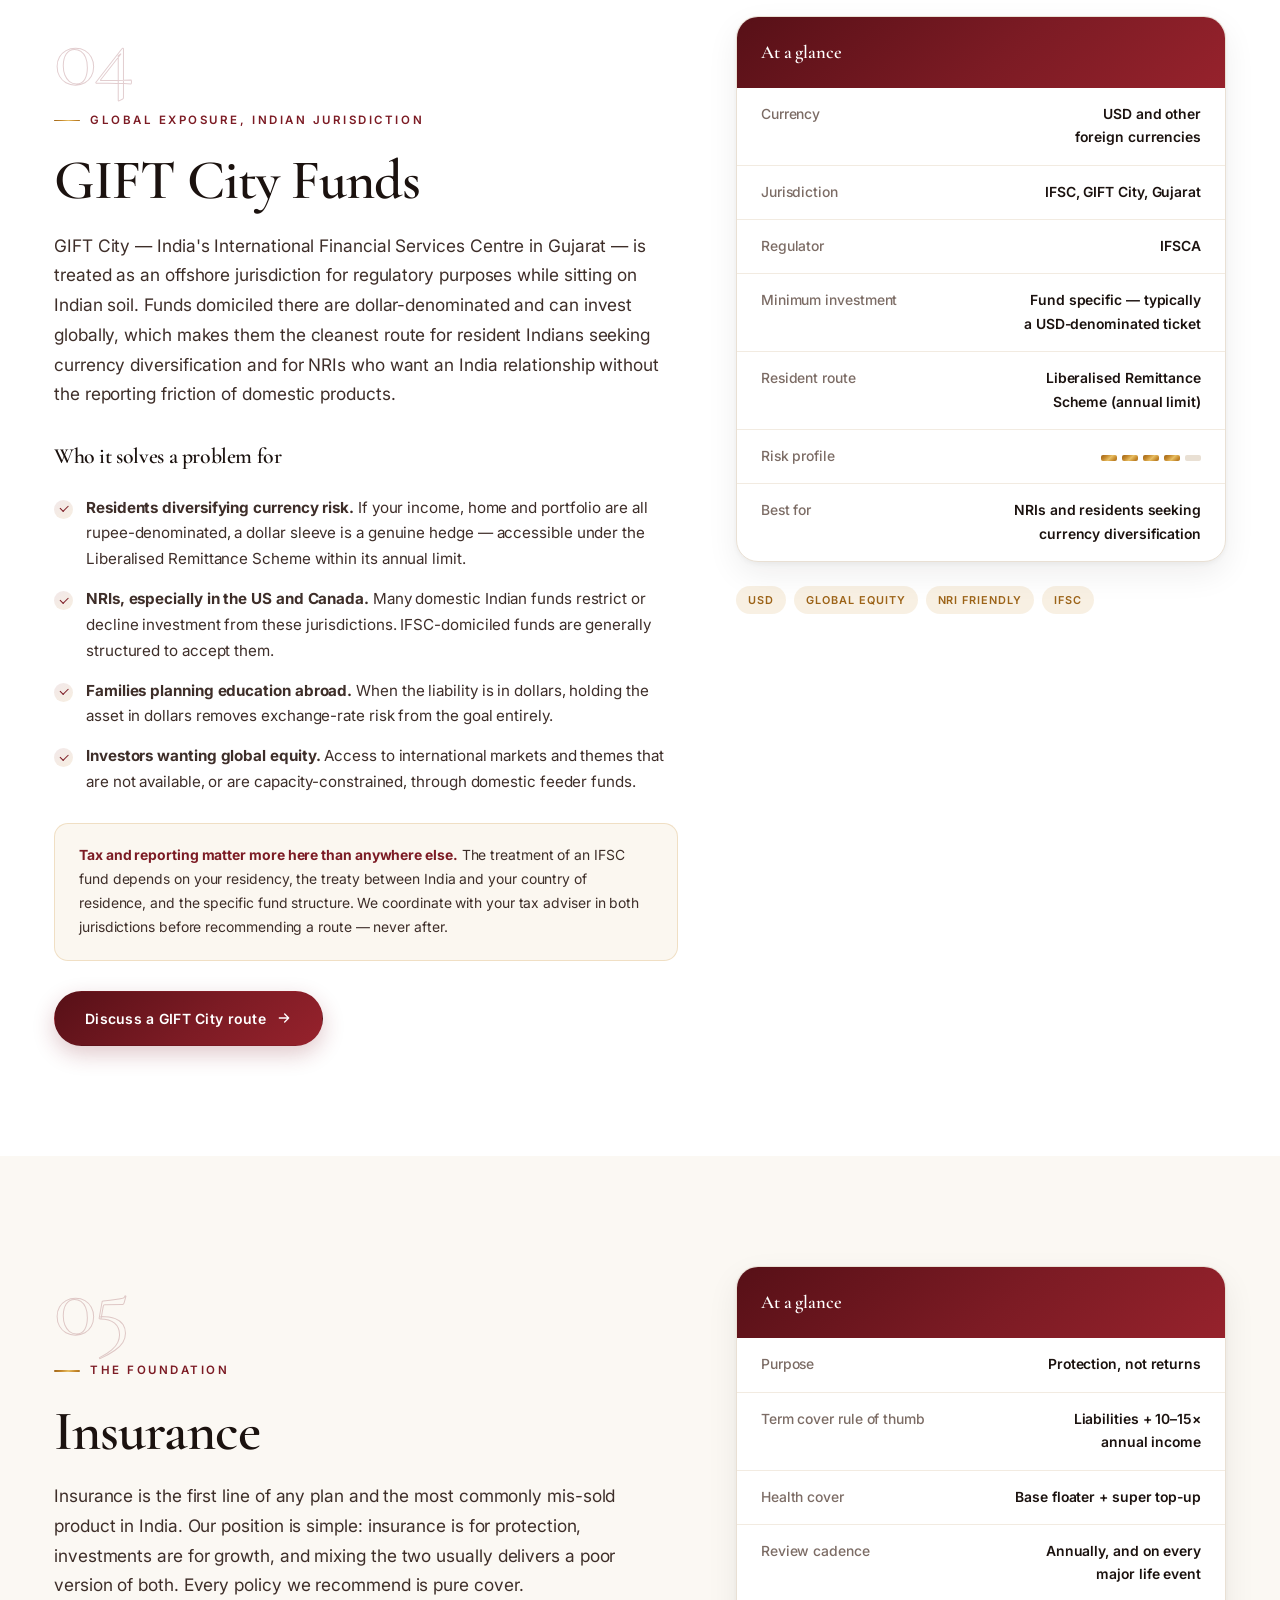
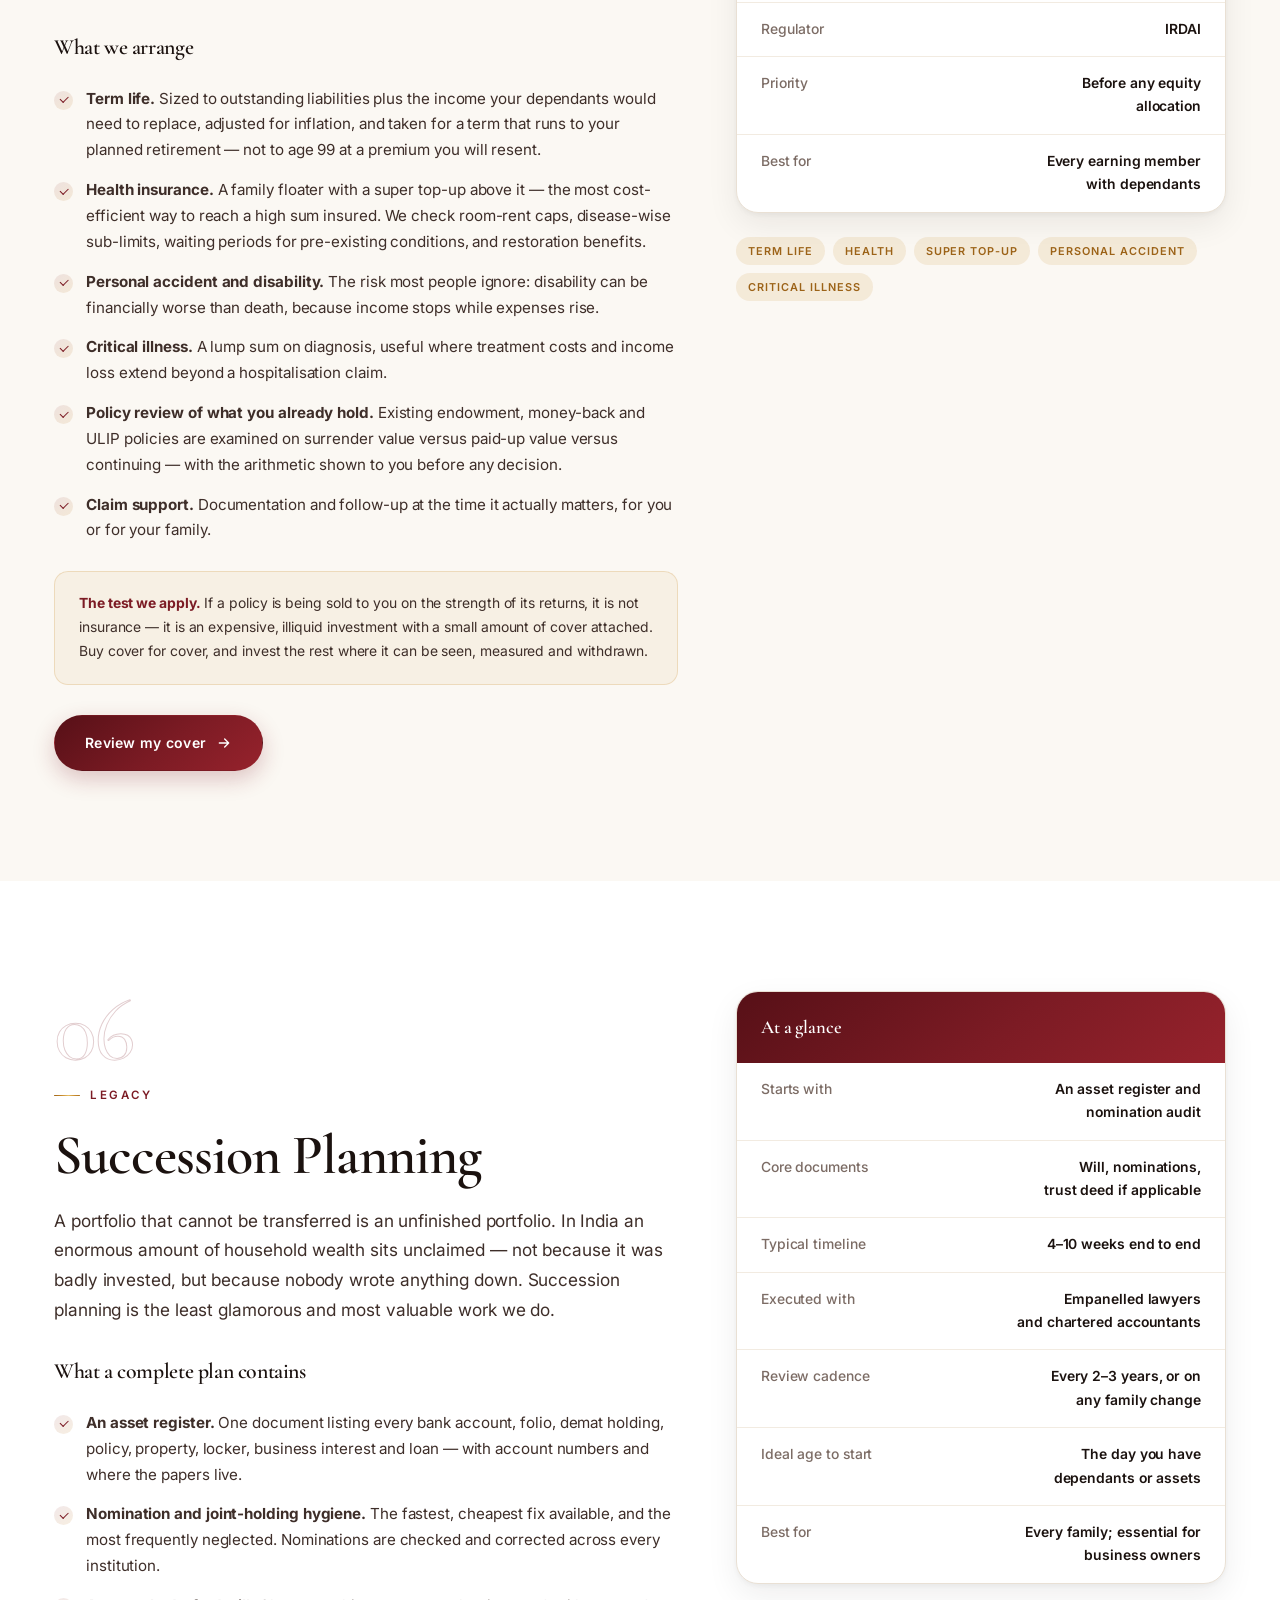
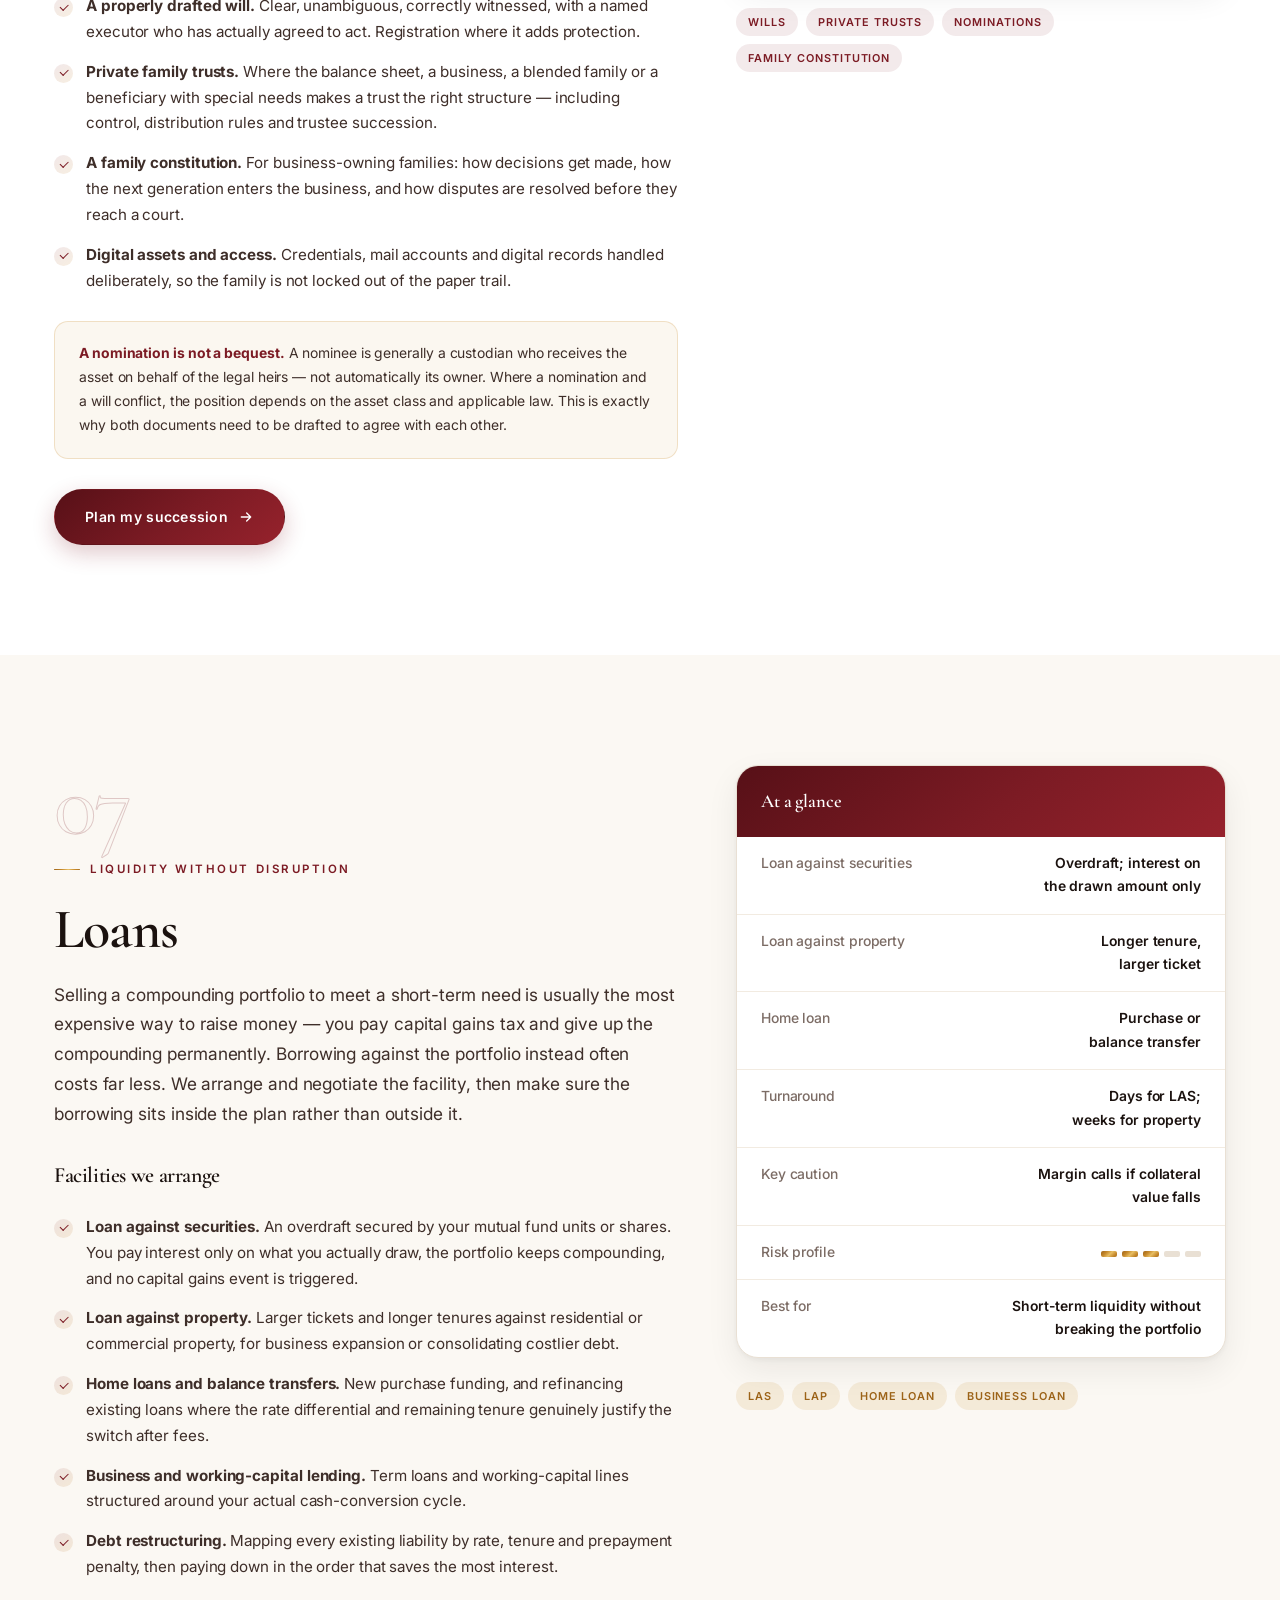
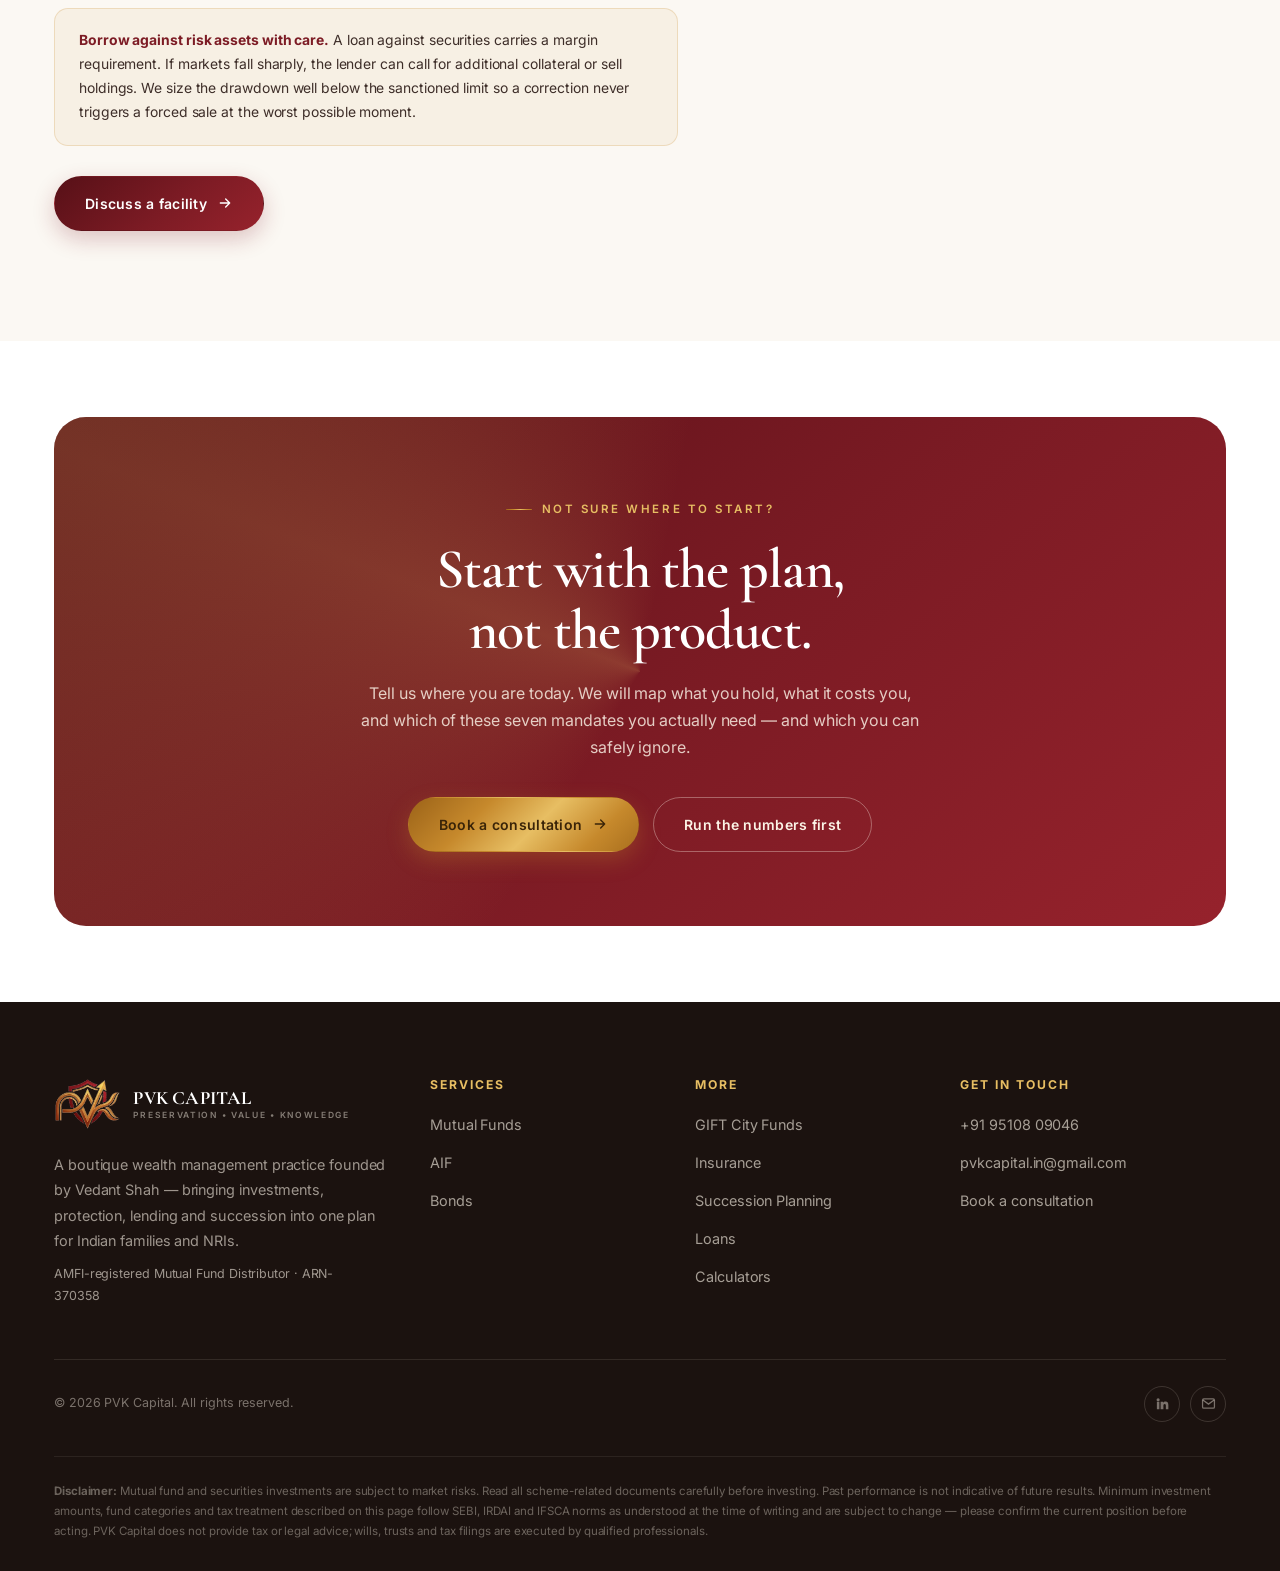
<file: Frontend/services.html>
<!DOCTYPE html>
<html lang="en-IN">
<head>
<meta charset="UTF-8">
<meta name="viewport" content="width=device-width, initial-scale=1">
<title>Wealth Management Services in Vadodara | PVK Capital</title>
<meta name="description" content="Mutual funds and SIPs, AIFs, bonds, GIFT City funds, insurance, succession planning and loans: every PVK Capital mandate in Vadodara, explained plainly.">
<link rel="canonical" href="https://pvkcapital.com/services">
<meta name="robots" content="index, follow, max-image-preview:large, max-snippet:-1">
<meta property="og:type" content="website">
<meta property="og:site_name" content="PVK Capital">
<meta property="og:locale" content="en_IN">
<meta property="og:url" content="https://pvkcapital.com/services">
<meta property="og:title" content="Wealth Management Services in Vadodara | PVK Capital">
<meta property="og:description" content="Mutual funds and SIPs, AIFs, bonds, GIFT City funds, insurance, succession planning and loans: every PVK Capital mandate in Vadodara, explained plainly.">
<meta property="og:image" content="https://pvkcapital.com/assets/img/og-image.jpg">
<meta property="og:image:width" content="1200">
<meta property="og:image:height" content="630">
<meta property="og:image:alt" content="PVK Capital logo — Preservation, Value, Knowledge">
<meta name="twitter:card" content="summary_large_image">
<meta name="twitter:title" content="Wealth Management Services in Vadodara | PVK Capital">
<meta name="twitter:description" content="Mutual funds and SIPs, AIFs, bonds, GIFT City funds, insurance, succession planning and loans: every PVK Capital mandate in Vadodara, explained plainly.">
<meta name="twitter:image" content="https://pvkcapital.com/assets/img/og-image.jpg">
<meta name="theme-color" content="#7C1B24">
<link rel="icon" href="favicon.ico" sizes="48x48">
<link rel="icon" type="image/png" sizes="192x192" href="assets/img/icon-192.png">
<link rel="apple-touch-icon" href="assets/img/apple-touch-icon.png">
<link rel="preconnect" href="https://fonts.googleapis.com">
<link rel="preconnect" href="https://fonts.gstatic.com" crossorigin>
<link href="https://fonts.googleapis.com/css2?family=Cormorant+Garamond:ital,wght@0,400;0,500;0,600;0,700;1,400;1,600&family=Inter:wght@400;500;600;700&display=swap" rel="stylesheet">
<link rel="stylesheet" href="assets/css/style.css">
<script type="application/ld+json">
{
  "@context": "https://schema.org",
  "@graph": [
    {
      "@type": "FinancialService",
      "@id": "https://pvkcapital.com/#organization",
      "name": "PVK Capital",
      "url": "https://pvkcapital.com/",
      "slogan": "Preservation • Value • Knowledge",
      "description": "A boutique wealth management practice in Vadodara founded by Vedant Shah — bringing investments, protection, lending and succession into one plan for Indian families and NRIs.",
      "logo": {
        "@type": "ImageObject",
        "url": "https://pvkcapital.com/assets/img/pvk-logo.webp",
        "width": 700,
        "height": 455
      },
      "image": "https://pvkcapital.com/assets/img/og-image.jpg",
      "founder": {
        "@id": "https://pvkcapital.com/#vedant-shah"
      },
      "telephone": "+91-95108-09046",
      "email": "pvkcapital.in@gmail.com",
      "address": {
        "@type": "PostalAddress",
        "addressLocality": "Vadodara",
        "addressRegion": "Gujarat",
        "addressCountry": "IN"
      },
      "areaServed": [
        {
          "@type": "City",
          "name": "Vadodara"
        },
        {
          "@type": "State",
          "name": "Gujarat"
        },
        {
          "@type": "Country",
          "name": "India"
        }
      ],
      "openingHoursSpecification": [
        {
          "@type": "OpeningHoursSpecification",
          "dayOfWeek": [
            "Monday",
            "Tuesday",
            "Wednesday",
            "Thursday",
            "Friday",
            "Saturday"
          ],
          "opens": "10:00",
          "closes": "19:00"
        }
      ],
      "contactPoint": [
        {
          "@type": "ContactPoint",
          "contactType": "customer service",
          "telephone": "+91-95108-09046",
          "email": "pvkcapital.in@gmail.com",
          "areaServed": "IN",
          "availableLanguage": [
            "English",
            "Hindi",
            "Gujarati"
          ]
        }
      ],
      "identifier": {
        "@type": "PropertyValue",
        "propertyID": "AMFI ARN",
        "value": "ARN-370358"
      },
      "sameAs": [
        "https://www.linkedin.com/company/pvk-capital/"
      ],
      "knowsAbout": [
        "Mutual Funds",
        "Alternative Investment Funds",
        "Bonds & Fixed Income",
        "GIFT City Funds",
        "Insurance",
        "Succession Planning",
        "Loans",
        "SIP",
        "Financial planning",
        "Wealth management"
      ],
      "hasOfferCatalog": {
        "@type": "OfferCatalog",
        "name": "Wealth management services",
        "itemListElement": [
          {
            "@type": "Offer",
            "itemOffered": {
              "@type": "Service",
              "name": "Mutual Funds",
              "url": "https://pvkcapital.com/services#mutual-funds"
            }
          },
          {
            "@type": "Offer",
            "itemOffered": {
              "@type": "Service",
              "name": "Alternative Investment Funds",
              "url": "https://pvkcapital.com/services#aif"
            }
          },
          {
            "@type": "Offer",
            "itemOffered": {
              "@type": "Service",
              "name": "Bonds & Fixed Income",
              "url": "https://pvkcapital.com/services#bonds"
            }
          },
          {
            "@type": "Offer",
            "itemOffered": {
              "@type": "Service",
              "name": "GIFT City Funds",
              "url": "https://pvkcapital.com/services#gift-city"
            }
          },
          {
            "@type": "Offer",
            "itemOffered": {
              "@type": "Service",
              "name": "Insurance",
              "url": "https://pvkcapital.com/services#insurance"
            }
          },
          {
            "@type": "Offer",
            "itemOffered": {
              "@type": "Service",
              "name": "Succession Planning",
              "url": "https://pvkcapital.com/services#succession"
            }
          },
          {
            "@type": "Offer",
            "itemOffered": {
              "@type": "Service",
              "name": "Loans",
              "url": "https://pvkcapital.com/services#loans"
            }
          }
        ]
      }
    },
    {
      "@type": "WebSite",
      "@id": "https://pvkcapital.com/#website",
      "url": "https://pvkcapital.com/",
      "name": "PVK Capital",
      "publisher": {
        "@id": "https://pvkcapital.com/#organization"
      },
      "inLanguage": "en-IN"
    },
    {
      "@type": "CollectionPage",
      "@id": "https://pvkcapital.com/services#webpage",
      "url": "https://pvkcapital.com/services",
      "name": "Wealth Management Services in Vadodara | PVK Capital",
      "description": "Mutual funds and SIPs, AIFs, bonds, GIFT City funds, insurance, succession planning and loans: every PVK Capital mandate in Vadodara, explained plainly.",
      "isPartOf": {
        "@id": "https://pvkcapital.com/#website"
      },
      "about": {
        "@id": "https://pvkcapital.com/#organization"
      },
      "inLanguage": "en-IN",
      "primaryImageOfPage": {
        "@type": "ImageObject",
        "url": "https://pvkcapital.com/assets/img/og-image.jpg"
      },
      "breadcrumb": {
        "@id": "https://pvkcapital.com/services#breadcrumb"
      },
      "mainEntity": {
        "@type": "ItemList",
        "itemListElement": [
          {
            "@type": "ListItem",
            "position": 1,
            "url": "https://pvkcapital.com/services#mutual-funds",
            "item": {
              "@type": "Service",
              "name": "Mutual Funds",
              "description": "Goal-linked portfolios across equity, debt and hybrid schemes. SIP, STP and SWP structures, rebalancing discipline, and consolidation of the legacy folios you have forgotten about.",
              "url": "https://pvkcapital.com/services#mutual-funds",
              "provider": {
                "@id": "https://pvkcapital.com/#organization"
              },
              "areaServed": {
                "@type": "Country",
                "name": "India"
              }
            }
          },
          {
            "@type": "ListItem",
            "position": 2,
            "url": "https://pvkcapital.com/services#aif",
            "item": {
              "@type": "Service",
              "name": "Alternative Investment Funds",
              "description": "Category I, II and III AIFs — private credit, pre-IPO and late-stage private equity, real-asset and long-short strategies. Used sparingly, sized carefully, and only where the illiquidity is paid for.",
              "url": "https://pvkcapital.com/services#aif",
              "provider": {
                "@id": "https://pvkcapital.com/#organization"
              },
              "areaServed": {
                "@type": "Country",
                "name": "India"
              }
            }
          },
          {
            "@type": "ListItem",
            "position": 3,
            "url": "https://pvkcapital.com/services#bonds",
            "item": {
              "@type": "Service",
              "name": "Bonds & Fixed Income",
              "description": "Government securities, state development loans, PSU and corporate bonds, NCDs, tax-free bonds and 54EC capital-gain bonds. Predictable cash flows, laddered to the dates you actually need money.",
              "url": "https://pvkcapital.com/services#bonds",
              "provider": {
                "@id": "https://pvkcapital.com/#organization"
              },
              "areaServed": {
                "@type": "Country",
                "name": "India"
              }
            }
          },
          {
            "@type": "ListItem",
            "position": 4,
            "url": "https://pvkcapital.com/services#gift-city",
            "item": {
              "@type": "Service",
              "name": "GIFT City Funds",
              "description": "Dollar-denominated global exposure through India's IFSC at GIFT City — for residents diversifying currency risk and for NRIs who want an India relationship without US or UAE tax friction.",
              "url": "https://pvkcapital.com/services#gift-city",
              "provider": {
                "@id": "https://pvkcapital.com/#organization"
              },
              "areaServed": {
                "@type": "Country",
                "name": "India"
              }
            }
          },
          {
            "@type": "ListItem",
            "position": 5,
            "url": "https://pvkcapital.com/services#insurance",
            "item": {
              "@type": "Service",
              "name": "Insurance",
              "description": "Pure protection, priced honestly. Term life sized to your liabilities and dependants, family floater and top-up health cover, personal accident, and critical illness. Never sold as an investment.",
              "url": "https://pvkcapital.com/services#insurance",
              "provider": {
                "@id": "https://pvkcapital.com/#organization"
              },
              "areaServed": {
                "@type": "Country",
                "name": "India"
              }
            }
          },
          {
            "@type": "ListItem",
            "position": 6,
            "url": "https://pvkcapital.com/services#succession",
            "item": {
              "@type": "Service",
              "name": "Succession Planning",
              "description": "Wills, private family trusts, nomination and joint-holding hygiene, and a written family constitution. So that what you built moves to the next generation without a court, a dispute or a delay.",
              "url": "https://pvkcapital.com/services#succession",
              "provider": {
                "@id": "https://pvkcapital.com/#organization"
              },
              "areaServed": {
                "@type": "Country",
                "name": "India"
              }
            }
          },
          {
            "@type": "ListItem",
            "position": 7,
            "url": "https://pvkcapital.com/services#loans",
            "item": {
              "@type": "Service",
              "name": "Loans",
              "description": "Loan against securities, loan against property, home and business lending. Liquidity without breaking a compounding portfolio — arranged and negotiated on rate, tenure and prepayment terms.",
              "url": "https://pvkcapital.com/services#loans",
              "provider": {
                "@id": "https://pvkcapital.com/#organization"
              },
              "areaServed": {
                "@type": "Country",
                "name": "India"
              }
            }
          }
        ]
      }
    },
    {
      "@type": "BreadcrumbList",
      "@id": "https://pvkcapital.com/services#breadcrumb",
      "itemListElement": [
        {
          "@type": "ListItem",
          "position": 1,
          "name": "Home",
          "item": "https://pvkcapital.com/"
        },
        {
          "@type": "ListItem",
          "position": 2,
          "name": "Services",
          "item": "https://pvkcapital.com/services"
        }
      ]
    },
    {
      "@type": "Person",
      "@id": "https://pvkcapital.com/#vedant-shah",
      "name": "Vedant Shah",
      "jobTitle": "Founder",
      "worksFor": {
        "@id": "https://pvkcapital.com/#organization"
      },
      "url": "https://pvkcapital.com/about",
      "image": "https://pvkcapital.com/assets/img/founder.webp"
    }
  ]
}
</script>
</head>
<body>

<div class="readbar"></div>

<header class="nav">
  <div class="wrap">
    <a class="brand" href="index.html" aria-label="PVK Capital — home">
      <img src="assets/img/pvk-icon.webp" width="240" height="185" alt="PVK Capital" decoding="async">
      <span class="brand-txt"><b>PVK CAPITAL</b><span>Preservation • Value • Knowledge</span></span>
    </a>
    <nav class="nav-links" aria-label="Primary">
      <a href="index.html">Home</a>
      <a href="about.html">About</a>
      <a href="services.html">Services</a>
      <a href="calculators.html">Calculators</a>
      <a href="contact.html">Contact</a>
    </nav>
    <div class="nav-cta">
      <a class="btn btn-primary" href="contact.html#enquiry">Book a consultation
        <svg viewBox="0 0 24 24" fill="none" stroke="currentColor" stroke-width="2" stroke-linecap="round" stroke-linejoin="round"><path d="M5 12h14M13 6l6 6-6 6"/></svg></a>
      <button class="burger" type="button" aria-label="Open menu" aria-controls="mobile-menu"><i></i><i></i><i></i></button>
    </div>
  </div>
</header>

<div class="mobile-menu" id="mobile-menu">
  <a href="index.html">Home</a>
  <a href="about.html">About</a>
  <a href="services.html">Services</a>
  <a href="calculators.html">Calculators</a>
  <a href="contact.html">Contact</a>
  <a class="btn btn-primary" href="contact.html#enquiry" style="border-bottom:0">Book a consultation</a>
</div>

<main>

<!-- ============ PAGE HEAD ============ -->
<section class="page-head">
  <div class="wrap">
    <div class="crumb">
      <a href="index.html">Home</a>
      <svg viewBox="0 0 24 24" fill="none" stroke="currentColor" stroke-width="2"><path d="M9 6l6 6-6 6"/></svg>
      <span>Services</span>
    </div>
    <span class="eyebrow">Our mandates</span>
    <h1 class="h-xl" style="max-width:15ch">Every instrument, explained plainly.</h1>
    <p class="lede" style="margin-top:26px">
      Seven verticals covering growth, income, protection, liquidity and legacy. Below is what each one
      actually is, who it suits, what it costs you in liquidity and risk, and where it fits in a plan.
    </p>
    <div class="svc-jump">
      <a href="#mutual-funds">Mutual Funds</a>
      <a href="#aif">AIF</a>
      <a href="#bonds">Bonds</a>
      <a href="#gift-city">GIFT City</a>
      <a href="#insurance">Insurance</a>
      <a href="#succession">Succession Planning</a>
      <a href="#loans">Loans</a>
    </div>
  </div>
</section>

<!-- ============ 01 MUTUAL FUNDS ============ -->
<section class="section bg-cream" id="mutual-funds">
  <div class="wrap">
    <div class="svc">
      <div data-rv>
        <div class="svc-num">01</div>
        <span class="eyebrow">Core growth engine</span>
        <h2 class="h-lg">Mutual Funds</h2>
        <p class="lede" style="margin-top:20px">
          For most families this is the backbone of the portfolio — the most transparent, most liquid and
          most regulated way to own a diversified basket of equity and debt. Our work is less about finding
          an exotic scheme and more about correct allocation, ruthless de-duplication, and the discipline to
          keep the SIP running when headlines are ugly.
        </p>

        <h3 class="h-sm" style="margin-top:36px">What we do for you</h3>
        <ul class="feature-list">
          <li><strong>Goal-linked portfolios.</strong> Each goal — a home, education, retirement — gets its own bucket with its own asset mix and its own time horizon, rather than one undifferentiated pile of funds.</li>
          <li><strong>Scheme selection with overlap analysis.</strong> Four large-cap funds that hold the same twenty stocks is not diversification. We measure portfolio overlap and consolidate.</li>
          <li><strong>SIP, STP and SWP structures.</strong> Systematic investment for accumulation, transfer plans to phase lumpsums into equity, and withdrawal plans to draw a tax-efficient monthly income in retirement.</li>
          <li><strong>Direct vs regular, decided openly.</strong> We tell you what the expense difference costs over your horizon and how we are remunerated, so the choice is informed.</li>
          <li><strong>Legacy folio consolidation.</strong> Old folios, forgotten SIPs, unclaimed dividends and inactive KYC — traced, consolidated and brought into a single statement.</li>
          <li><strong>Rebalancing with tax awareness.</strong> Drift is corrected within allocation bands, timed around LTCG thresholds and exit-load windows instead of on impulse.</li>
        </ul>

        <div class="note-box">
          <strong>How taxation works today.</strong> Equity-oriented schemes attract short-term capital gains tax
          if units are sold within twelve months, and long-term capital gains tax beyond that with an annual
          exemption threshold. Debt-oriented schemes are taxed at your slab rate. Rates and thresholds change
          with each Finance Act — we confirm the position that applies to you before any redemption.
        </div>

        <div class="svc-cta">
          <a class="btn btn-primary" href="contact.html?service=Mutual%20Funds#enquiry">Enquire about mutual funds
            <svg viewBox="0 0 24 24" fill="none" stroke="currentColor" stroke-width="2" stroke-linecap="round" stroke-linejoin="round"><path d="M5 12h14M13 6l6 6-6 6"/></svg></a>
          <a class="btn btn-ghost" href="calculators.html">Calculate a SIP</a>
        </div>
      </div>

      <div class="svc-media" data-rv data-rv-d="1">
        <div class="facts">
          <div class="facts-head">At a glance</div>
          <div class="facts-row"><span class="fk">Minimum investment</span><span class="fv">₹500 per month<br>or ₹5,000 lumpsum</span></div>
          <div class="facts-row"><span class="fk">Ideal horizon</span><span class="fv">3–5 years (debt)<br>7+ years (equity)</span></div>
          <div class="facts-row"><span class="fk">Liquidity</span><span class="fv">T+1 to T+3 working days</span></div>
          <div class="facts-row"><span class="fk">Lock-in</span><span class="fv">None, except ELSS (3 years)</span></div>
          <div class="facts-row"><span class="fk">Regulator</span><span class="fv">SEBI</span></div>
          <div class="facts-row"><span class="fk">Risk profile</span><span class="fv risk"><i class="on"></i><i class="on"></i><i class="on"></i><i></i><i></i></span></div>
          <div class="facts-row"><span class="fk">Best for</span><span class="fv">Everyone, from a first<br>salary to a family office</span></div>
        </div>
        <div class="pill-list">
          <span class="tag tag-gold">Equity</span>
          <span class="tag tag-gold">Debt</span>
          <span class="tag tag-gold">Hybrid</span>
          <span class="tag tag-gold">Index</span>
          <span class="tag tag-gold">ELSS</span>
          <span class="tag tag-gold">Liquid</span>
        </div>
      </div>
    </div>
  </div>
</section>

<!-- ============ 02 AIF ============ -->
<section class="section bg-white" id="aif">
  <div class="wrap">
    <div class="svc">
      <div data-rv>
        <div class="svc-num">02</div>
        <span class="eyebrow">Private markets</span>
        <h2 class="h-lg">Alternative Investment Funds</h2>
        <p class="lede" style="margin-top:20px">
          AIFs are privately pooled vehicles that invest where listed markets cannot reach — private credit,
          unlisted and pre-IPO equity, venture capital, real assets, and complex long-short strategies. They
          are the least liquid thing we recommend, which is precisely why the return premium has to be
          demonstrable before we go near them.
        </p>

        <h3 class="h-sm" style="margin-top:36px">The three categories</h3>
        <ul class="feature-list">
          <li><strong>Category I.</strong> Funds investing in socially or economically desirable areas — venture capital, SME funds, infrastructure and social venture funds. Long-dated and genuinely early-stage.</li>
          <li><strong>Category II.</strong> The workhorse category: private equity, private credit, structured debt, real estate and pre-IPO funds. No leverage other than for day-to-day operations.</li>
          <li><strong>Category III.</strong> Hedge-fund style strategies that may use leverage and derivatives — long-short equity, arbitrage-plus and absolute-return mandates, often with the shortest lock-ins of the three.</li>
        </ul>

        <h3 class="h-sm" style="margin-top:32px">How we approach them</h3>
        <ul class="feature-list">
          <li><strong>Capital-commitment planning.</strong> Most AIFs draw money down over time. We map the drawdown schedule against your cash flows so a capital call never forces a bad sale elsewhere.</li>
          <li><strong>Cost transparency.</strong> Management fee, carry, hurdle rate, catch-up and setup expenses — modelled into a net-of-everything number before you sign.</li>
          <li><strong>Strict sizing.</strong> Illiquid allocations are capped as a percentage of net worth. Money you may need in the next seven years does not belong here.</li>
        </ul>

        <div class="svc-cta">
          <a class="btn btn-primary" href="contact.html?service=Alternative%20Investment%20Fund%20(AIF)#enquiry">Review AIF opportunities
            <svg viewBox="0 0 24 24" fill="none" stroke="currentColor" stroke-width="2" stroke-linecap="round" stroke-linejoin="round"><path d="M5 12h14M13 6l6 6-6 6"/></svg></a>
        </div>
      </div>

      <div class="svc-media" data-rv data-rv-d="1">
        <div class="facts">
          <div class="facts-head">At a glance</div>
          <div class="facts-row"><span class="fk">Minimum investment</span><span class="fv">₹1,00,00,000<br>(SEBI mandated)</span></div>
          <div class="facts-row"><span class="fk">Ideal horizon</span><span class="fv">5–10 years</span></div>
          <div class="facts-row"><span class="fk">Liquidity</span><span class="fv">Low — lock-in and<br>staged drawdowns</span></div>
          <div class="facts-row"><span class="fk">Categories</span><span class="fv">Cat I, Cat II, Cat III</span></div>
          <div class="facts-row"><span class="fk">Typical fees</span><span class="fv">Management fee plus carry<br>over a hurdle</span></div>
          <div class="facts-row"><span class="fk">Risk profile</span><span class="fv risk"><i class="on"></i><i class="on"></i><i class="on"></i><i class="on"></i><i class="on"></i></span></div>
          <div class="facts-row"><span class="fk">Best for</span><span class="fv">Investors with surplus capital<br>and no near-term need for it</span></div>
        </div>
        <div class="pill-list">
          <span class="tag tag-maroon">Private credit</span>
          <span class="tag tag-maroon">Pre-IPO</span>
          <span class="tag tag-maroon">Venture</span>
          <span class="tag tag-maroon">Real assets</span>
          <span class="tag tag-maroon">Long-short</span>
        </div>
      </div>
    </div>
  </div>
</section>

<!-- ============ 03 BONDS ============ -->
<section class="section bg-cream" id="bonds">
  <div class="wrap">
    <div class="svc">
      <div data-rv>
        <div class="svc-num">03</div>
        <span class="eyebrow">Contractual income</span>
        <h2 class="h-lg">Bonds &amp; Fixed Income</h2>
        <p class="lede" style="margin-top:20px">
          Equity is what makes a portfolio grow; fixed income is what lets you sleep. A bond is a contract —
          a defined coupon on defined dates and a defined maturity — which makes it the right instrument for
          money with a deadline. We build ladders that mature when you actually need the cash.
        </p>

        <h3 class="h-sm" style="margin-top:36px">What we place</h3>
        <ul class="feature-list">
          <li><strong>Government securities and treasury bills.</strong> Sovereign credit risk, the cleanest benchmark available, ideal for long-dated liability matching.</li>
          <li><strong>State development loans.</strong> Issued by state governments, typically at a modest spread over comparable central government paper.</li>
          <li><strong>PSU and corporate bonds.</strong> Higher coupons in exchange for credit risk. We read the rating rationale, not just the rating letter, and stay within investment grade unless you have explicitly agreed otherwise.</li>
          <li><strong>Non-convertible debentures.</strong> Listed and unlisted NCDs, assessed on issuer balance sheet, security cover and covenant strength.</li>
          <li><strong>Tax-free bonds.</strong> Older PSU issues with interest exempt from tax — attractive in the highest slab where available in the secondary market.</li>
          <li><strong>54EC capital-gain bonds.</strong> Used to shelter long-term capital gains from property sales, subject to the prescribed investment window, annual cap and lock-in.</li>
        </ul>

        <div class="note-box">
          <strong>Two risks, always named.</strong> <em>Credit risk</em> is the chance the issuer does not pay —
          managed through issuer quality and diversification. <em>Interest-rate risk</em> is the price
          movement if rates change before maturity — managed by matching the bond's duration to your holding
          period. Hold to maturity and rate risk largely disappears.
        </div>

        <div class="svc-cta">
          <a class="btn btn-primary" href="contact.html?service=Bonds%20%26%20Fixed%20Income#enquiry">Build a bond ladder
            <svg viewBox="0 0 24 24" fill="none" stroke="currentColor" stroke-width="2" stroke-linecap="round" stroke-linejoin="round"><path d="M5 12h14M13 6l6 6-6 6"/></svg></a>
        </div>
      </div>

      <div class="svc-media" data-rv data-rv-d="1">
        <div class="facts">
          <div class="facts-head">At a glance</div>
          <div class="facts-row"><span class="fk">Minimum investment</span><span class="fv">From ₹10,000<br>(issue dependent)</span></div>
          <div class="facts-row"><span class="fk">Ideal horizon</span><span class="fv">Matched to the maturity<br>you choose</span></div>
          <div class="facts-row"><span class="fk">Income</span><span class="fv">Fixed coupon, paid on<br>contractual dates</span></div>
          <div class="facts-row"><span class="fk">Liquidity</span><span class="fv">Secondary market;<br>varies by issue</span></div>
          <div class="facts-row"><span class="fk">Key risks</span><span class="fv">Credit and interest rate</span></div>
          <div class="facts-row"><span class="fk">Risk profile</span><span class="fv risk"><i class="on"></i><i class="on"></i><i></i><i></i><i></i></span></div>
          <div class="facts-row"><span class="fk">Best for</span><span class="fv">Retirees, goal-dated money,<br>portfolio ballast</span></div>
        </div>
        <div class="pill-list">
          <span class="tag tag-gold">G-Sec</span>
          <span class="tag tag-gold">SDL</span>
          <span class="tag tag-gold">Corporate</span>
          <span class="tag tag-gold">NCD</span>
          <span class="tag tag-gold">Tax-free</span>
          <span class="tag tag-gold">54EC</span>
        </div>
      </div>
    </div>
  </div>
</section>

<!-- ============ 04 GIFT CITY ============ -->
<section class="section bg-white" id="gift-city">
  <div class="wrap">
    <div class="svc">
      <div data-rv>
        <div class="svc-num">04</div>
        <span class="eyebrow">Global exposure, Indian jurisdiction</span>
        <h2 class="h-lg">GIFT City Funds</h2>
        <p class="lede" style="margin-top:20px">
          GIFT City — India's International Financial Services Centre in Gujarat — is treated as an offshore
          jurisdiction for regulatory purposes while sitting on Indian soil. Funds domiciled there are
          dollar-denominated and can invest globally, which makes them the cleanest route for resident
          Indians seeking currency diversification and for NRIs who want an India relationship without the
          reporting friction of domestic products.
        </p>

        <h3 class="h-sm" style="margin-top:36px">Who it solves a problem for</h3>
        <ul class="feature-list">
          <li><strong>Residents diversifying currency risk.</strong> If your income, home and portfolio are all rupee-denominated, a dollar sleeve is a genuine hedge — accessible under the Liberalised Remittance Scheme within its annual limit.</li>
          <li><strong>NRIs, especially in the US and Canada.</strong> Many domestic Indian funds restrict or decline investment from these jurisdictions. IFSC-domiciled funds are generally structured to accept them.</li>
          <li><strong>Families planning education abroad.</strong> When the liability is in dollars, holding the asset in dollars removes exchange-rate risk from the goal entirely.</li>
          <li><strong>Investors wanting global equity.</strong> Access to international markets and themes that are not available, or are capacity-constrained, through domestic feeder funds.</li>
        </ul>

        <div class="note-box">
          <strong>Tax and reporting matter more here than anywhere else.</strong> The treatment of an IFSC fund
          depends on your residency, the treaty between India and your country of residence, and the specific
          fund structure. We coordinate with your tax adviser in both jurisdictions before recommending a
          route — never after.
        </div>

        <div class="svc-cta">
          <a class="btn btn-primary" href="contact.html?service=GIFT%20City%20Fund#enquiry">Discuss a GIFT City route
            <svg viewBox="0 0 24 24" fill="none" stroke="currentColor" stroke-width="2" stroke-linecap="round" stroke-linejoin="round"><path d="M5 12h14M13 6l6 6-6 6"/></svg></a>
        </div>
      </div>

      <div class="svc-media" data-rv data-rv-d="1">
        <div class="facts">
          <div class="facts-head">At a glance</div>
          <div class="facts-row"><span class="fk">Currency</span><span class="fv">USD and other<br>foreign currencies</span></div>
          <div class="facts-row"><span class="fk">Jurisdiction</span><span class="fv">IFSC, GIFT City, Gujarat</span></div>
          <div class="facts-row"><span class="fk">Regulator</span><span class="fv">IFSCA</span></div>
          <div class="facts-row"><span class="fk">Minimum investment</span><span class="fv">Fund specific — typically<br>a USD-denominated ticket</span></div>
          <div class="facts-row"><span class="fk">Resident route</span><span class="fv">Liberalised Remittance<br>Scheme (annual limit)</span></div>
          <div class="facts-row"><span class="fk">Risk profile</span><span class="fv risk"><i class="on"></i><i class="on"></i><i class="on"></i><i class="on"></i><i></i></span></div>
          <div class="facts-row"><span class="fk">Best for</span><span class="fv">NRIs and residents seeking<br>currency diversification</span></div>
        </div>
        <div class="pill-list">
          <span class="tag tag-gold">USD</span>
          <span class="tag tag-gold">Global equity</span>
          <span class="tag tag-gold">NRI friendly</span>
          <span class="tag tag-gold">IFSC</span>
        </div>
      </div>
    </div>
  </div>
</section>

<!-- ============ 05 INSURANCE ============ -->
<section class="section bg-cream" id="insurance">
  <div class="wrap">
    <div class="svc">
      <div data-rv>
        <div class="svc-num">05</div>
        <span class="eyebrow">The foundation</span>
        <h2 class="h-lg">Insurance</h2>
        <p class="lede" style="margin-top:20px">
          Insurance is the first line of any plan and the most commonly mis-sold product in India. Our
          position is simple: insurance is for protection, investments are for growth, and mixing the two
          usually delivers a poor version of both. Every policy we recommend is pure cover.
        </p>

        <h3 class="h-sm" style="margin-top:36px">What we arrange</h3>
        <ul class="feature-list">
          <li><strong>Term life.</strong> Sized to outstanding liabilities plus the income your dependants would need to replace, adjusted for inflation, and taken for a term that runs to your planned retirement — not to age 99 at a premium you will resent.</li>
          <li><strong>Health insurance.</strong> A family floater with a super top-up above it — the most cost-efficient way to reach a high sum insured. We check room-rent caps, disease-wise sub-limits, waiting periods for pre-existing conditions, and restoration benefits.</li>
          <li><strong>Personal accident and disability.</strong> The risk most people ignore: disability can be financially worse than death, because income stops while expenses rise.</li>
          <li><strong>Critical illness.</strong> A lump sum on diagnosis, useful where treatment costs and income loss extend beyond a hospitalisation claim.</li>
          <li><strong>Policy review of what you already hold.</strong> Existing endowment, money-back and ULIP policies are examined on surrender value versus paid-up value versus continuing — with the arithmetic shown to you before any decision.</li>
          <li><strong>Claim support.</strong> Documentation and follow-up at the time it actually matters, for you or for your family.</li>
        </ul>

        <div class="note-box">
          <strong>The test we apply.</strong> If a policy is being sold to you on the strength of its returns,
          it is not insurance — it is an expensive, illiquid investment with a small amount of cover attached.
          Buy cover for cover, and invest the rest where it can be seen, measured and withdrawn.
        </div>

        <div class="svc-cta">
          <a class="btn btn-primary" href="contact.html?service=Insurance#enquiry">Review my cover
            <svg viewBox="0 0 24 24" fill="none" stroke="currentColor" stroke-width="2" stroke-linecap="round" stroke-linejoin="round"><path d="M5 12h14M13 6l6 6-6 6"/></svg></a>
        </div>
      </div>

      <div class="svc-media" data-rv data-rv-d="1">
        <div class="facts">
          <div class="facts-head">At a glance</div>
          <div class="facts-row"><span class="fk">Purpose</span><span class="fv">Protection, not returns</span></div>
          <div class="facts-row"><span class="fk">Term cover rule of thumb</span><span class="fv">Liabilities + 10–15×<br>annual income</span></div>
          <div class="facts-row"><span class="fk">Health cover</span><span class="fv">Base floater + super top-up</span></div>
          <div class="facts-row"><span class="fk">Review cadence</span><span class="fv">Annually, and on every<br>major life event</span></div>
          <div class="facts-row"><span class="fk">Regulator</span><span class="fv">IRDAI</span></div>
          <div class="facts-row"><span class="fk">Priority</span><span class="fv">Before any equity<br>allocation</span></div>
          <div class="facts-row"><span class="fk">Best for</span><span class="fv">Every earning member<br>with dependants</span></div>
        </div>
        <div class="pill-list">
          <span class="tag tag-gold">Term life</span>
          <span class="tag tag-gold">Health</span>
          <span class="tag tag-gold">Super top-up</span>
          <span class="tag tag-gold">Personal accident</span>
          <span class="tag tag-gold">Critical illness</span>
        </div>
      </div>
    </div>
  </div>
</section>

<!-- ============ 06 SUCCESSION ============ -->
<section class="section bg-white" id="succession">
  <div class="wrap">
    <div class="svc">
      <div data-rv>
        <div class="svc-num">06</div>
        <span class="eyebrow">Legacy</span>
        <h2 class="h-lg">Succession Planning</h2>
        <p class="lede" style="margin-top:20px">
          A portfolio that cannot be transferred is an unfinished portfolio. In India an enormous amount of
          household wealth sits unclaimed — not because it was badly invested, but because nobody wrote
          anything down. Succession planning is the least glamorous and most valuable work we do.
        </p>

        <h3 class="h-sm" style="margin-top:36px">What a complete plan contains</h3>
        <ul class="feature-list">
          <li><strong>An asset register.</strong> One document listing every bank account, folio, demat holding, policy, property, locker, business interest and loan — with account numbers and where the papers live.</li>
          <li><strong>Nomination and joint-holding hygiene.</strong> The fastest, cheapest fix available, and the most frequently neglected. Nominations are checked and corrected across every institution.</li>
          <li><strong>A properly drafted will.</strong> Clear, unambiguous, correctly witnessed, with a named executor who has actually agreed to act. Registration where it adds protection.</li>
          <li><strong>Private family trusts.</strong> Where the balance sheet, a business, a blended family or a beneficiary with special needs makes a trust the right structure — including control, distribution rules and trustee succession.</li>
          <li><strong>A family constitution.</strong> For business-owning families: how decisions get made, how the next generation enters the business, and how disputes are resolved before they reach a court.</li>
          <li><strong>Digital assets and access.</strong> Credentials, mail accounts and digital records handled deliberately, so the family is not locked out of the paper trail.</li>
        </ul>

        <div class="note-box">
          <strong>A nomination is not a bequest.</strong> A nominee is generally a custodian who receives the
          asset on behalf of the legal heirs — not automatically its owner. Where a nomination and a will
          conflict, the position depends on the asset class and applicable law. This is exactly why both
          documents need to be drafted to agree with each other.
        </div>

        <div class="svc-cta">
          <a class="btn btn-primary" href="contact.html?service=Succession%20Planning#enquiry">Plan my succession
            <svg viewBox="0 0 24 24" fill="none" stroke="currentColor" stroke-width="2" stroke-linecap="round" stroke-linejoin="round"><path d="M5 12h14M13 6l6 6-6 6"/></svg></a>
        </div>
      </div>

      <div class="svc-media" data-rv data-rv-d="1">
        <div class="facts">
          <div class="facts-head">At a glance</div>
          <div class="facts-row"><span class="fk">Starts with</span><span class="fv">An asset register and<br>nomination audit</span></div>
          <div class="facts-row"><span class="fk">Core documents</span><span class="fv">Will, nominations,<br>trust deed if applicable</span></div>
          <div class="facts-row"><span class="fk">Typical timeline</span><span class="fv">4–10 weeks end to end</span></div>
          <div class="facts-row"><span class="fk">Executed with</span><span class="fv">Empanelled lawyers<br>and chartered accountants</span></div>
          <div class="facts-row"><span class="fk">Review cadence</span><span class="fv">Every 2–3 years, or on<br>any family change</span></div>
          <div class="facts-row"><span class="fk">Ideal age to start</span><span class="fv">The day you have<br>dependants or assets</span></div>
          <div class="facts-row"><span class="fk">Best for</span><span class="fv">Every family; essential for<br>business owners</span></div>
        </div>
        <div class="pill-list">
          <span class="tag tag-maroon">Wills</span>
          <span class="tag tag-maroon">Private trusts</span>
          <span class="tag tag-maroon">Nominations</span>
          <span class="tag tag-maroon">Family constitution</span>
        </div>
      </div>
    </div>
  </div>
</section>

<!-- ============ 07 LOANS ============ -->
<section class="section bg-cream" id="loans">
  <div class="wrap">
    <div class="svc">
      <div data-rv>
        <div class="svc-num">07</div>
        <span class="eyebrow">Liquidity without disruption</span>
        <h2 class="h-lg">Loans</h2>
        <p class="lede" style="margin-top:20px">
          Selling a compounding portfolio to meet a short-term need is usually the most expensive way to
          raise money — you pay capital gains tax and give up the compounding permanently. Borrowing against
          the portfolio instead often costs far less. We arrange and negotiate the facility, then make sure
          the borrowing sits inside the plan rather than outside it.
        </p>

        <h3 class="h-sm" style="margin-top:36px">Facilities we arrange</h3>
        <ul class="feature-list">
          <li><strong>Loan against securities.</strong> An overdraft secured by your mutual fund units or shares. You pay interest only on what you actually draw, the portfolio keeps compounding, and no capital gains event is triggered.</li>
          <li><strong>Loan against property.</strong> Larger tickets and longer tenures against residential or commercial property, for business expansion or consolidating costlier debt.</li>
          <li><strong>Home loans and balance transfers.</strong> New purchase funding, and refinancing existing loans where the rate differential and remaining tenure genuinely justify the switch after fees.</li>
          <li><strong>Business and working-capital lending.</strong> Term loans and working-capital lines structured around your actual cash-conversion cycle.</li>
          <li><strong>Debt restructuring.</strong> Mapping every existing liability by rate, tenure and prepayment penalty, then paying down in the order that saves the most interest.</li>
        </ul>

        <div class="note-box">
          <strong>Borrow against risk assets with care.</strong> A loan against securities carries a margin
          requirement. If markets fall sharply, the lender can call for additional collateral or sell
          holdings. We size the drawdown well below the sanctioned limit so a correction never triggers a
          forced sale at the worst possible moment.
        </div>

        <div class="svc-cta">
          <a class="btn btn-primary" href="contact.html?service=Loans#enquiry">Discuss a facility
            <svg viewBox="0 0 24 24" fill="none" stroke="currentColor" stroke-width="2" stroke-linecap="round" stroke-linejoin="round"><path d="M5 12h14M13 6l6 6-6 6"/></svg></a>
        </div>
      </div>

      <div class="svc-media" data-rv data-rv-d="1">
        <div class="facts">
          <div class="facts-head">At a glance</div>
          <div class="facts-row"><span class="fk">Loan against securities</span><span class="fv">Overdraft; interest on<br>the drawn amount only</span></div>
          <div class="facts-row"><span class="fk">Loan against property</span><span class="fv">Longer tenure,<br>larger ticket</span></div>
          <div class="facts-row"><span class="fk">Home loan</span><span class="fv">Purchase or<br>balance transfer</span></div>
          <div class="facts-row"><span class="fk">Turnaround</span><span class="fv">Days for LAS;<br>weeks for property</span></div>
          <div class="facts-row"><span class="fk">Key caution</span><span class="fv">Margin calls if collateral<br>value falls</span></div>
          <div class="facts-row"><span class="fk">Risk profile</span><span class="fv risk"><i class="on"></i><i class="on"></i><i class="on"></i><i></i><i></i></span></div>
          <div class="facts-row"><span class="fk">Best for</span><span class="fv">Short-term liquidity without<br>breaking the portfolio</span></div>
        </div>
        <div class="pill-list">
          <span class="tag tag-gold">LAS</span>
          <span class="tag tag-gold">LAP</span>
          <span class="tag tag-gold">Home loan</span>
          <span class="tag tag-gold">Business loan</span>
        </div>
      </div>
    </div>
  </div>
</section>

<!-- ============ CTA ============ -->
<section class="section-sm bg-white">
  <div class="wrap">
    <div class="cta-band" data-rv>
      <span class="eyebrow" style="color:var(--gold-lt)">Not sure where to start?</span>
      <h2 class="h-lg">Start with the plan,<br>not the product.</h2>
      <p>
        Tell us where you are today. We will map what you hold, what it costs you, and which of these seven
        mandates you actually need — and which you can safely ignore.
      </p>
      <div class="cta-actions">
        <a class="btn btn-gold" href="contact.html#enquiry">Book a consultation
          <svg viewBox="0 0 24 24" fill="none" stroke="currentColor" stroke-width="2" stroke-linecap="round" stroke-linejoin="round"><path d="M5 12h14M13 6l6 6-6 6"/></svg></a>
        <a class="btn btn-ghost" href="calculators.html">Run the numbers first</a>
      </div>
    </div>
  </div>
</section>

</main>

<footer class="footer">
  <div class="wrap">
    <div class="footer-top">
      <div>
        <a class="brand" href="index.html">
          <img src="assets/img/pvk-icon.webp" width="240" height="185" alt="PVK Capital" style="height:52px" loading="lazy" decoding="async">
          <span class="brand-txt"><b>PVK CAPITAL</b><span>Preservation • Value • Knowledge</span></span>
        </a>
        <p class="footer-about">
          A boutique wealth management practice founded by Vedant Shah — bringing investments,
          protection, lending and succession into one plan for Indian families and NRIs.
        </p>
        <p class="footer-about" style="margin-top:10px;font-size:.78rem">AMFI-registered Mutual Fund Distributor · ARN-370358</p>
      </div>
      <div>
        <h4>Services</h4>
        <ul class="footer-links">
          <li><a href="services.html#mutual-funds">Mutual Funds</a></li>
          <li><a href="services.html#aif">AIF</a></li>
          <li><a href="services.html#bonds">Bonds</a></li>
        </ul>
      </div>
      <div>
        <h4>More</h4>
        <ul class="footer-links">
          <li><a href="services.html#gift-city">GIFT City Funds</a></li>
          <li><a href="services.html#insurance">Insurance</a></li>
          <li><a href="services.html#succession">Succession Planning</a></li>
          <li><a href="services.html#loans">Loans</a></li>
          <li><a href="calculators.html">Calculators</a></li>
        </ul>
      </div>
      <div>
        <h4>Get in touch</h4>
        <ul class="footer-links">
          <li><a href="tel:+919510809046">+91 95108 09046</a></li>
          <li><a data-inbox data-inbox-text href="mailto:pvkcapital.in@gmail.com">pvkcapital.in@gmail.com</a></li>
          <li><a href="contact.html#enquiry">Book a consultation</a></li>
        </ul>
      </div>
    </div>

    <div class="footer-bottom">
      <span>© <span data-year>2026</span> PVK Capital. All rights reserved.</span>
      <div class="socials">
        <a href="https://www.linkedin.com/company/pvk-capital/" target="_blank" rel="noopener noreferrer" aria-label="LinkedIn"><svg viewBox="0 0 24 24" fill="currentColor"><path d="M4.98 3.5a2.5 2.5 0 1 1 0 5 2.5 2.5 0 0 1 0-5zM3 9h4v12H3zM9 9h3.8v1.7h.05a4.2 4.2 0 0 1 3.75-2c4 0 4.75 2.6 4.75 6V21h-4v-5.4c0-1.3 0-3-1.8-3s-2.1 1.4-2.1 2.9V21H9z"/></svg></a>
        <a data-inbox href="mailto:pvkcapital.in@gmail.com" aria-label="Email"><svg viewBox="0 0 24 24" fill="none" stroke="currentColor" stroke-width="2"><rect x="2.5" y="4.5" width="19" height="15" rx="2"/><path d="M3 6.5l9 6.5 9-6.5"/></svg></a>
      </div>
    </div>

    <p class="disclaimer">
      <strong>Disclaimer:</strong> Mutual fund and securities investments are subject to market risks. Read all
      scheme-related documents carefully before investing. Past performance is not indicative of future results.
      Minimum investment amounts, fund categories and tax treatment described on this page follow SEBI, IRDAI and
      IFSCA norms as understood at the time of writing and are subject to change — please confirm the current
      position before acting. PVK Capital does not provide tax or legal advice; wills, trusts and tax filings are
      executed by qualified professionals.
    </p>
  </div>
</footer>

<button class="totop" type="button" aria-label="Back to top">
  <svg viewBox="0 0 24 24" fill="none" stroke="currentColor" stroke-width="2" stroke-linecap="round" stroke-linejoin="round"><path d="M12 19V5M5 12l7-7 7 7"/></svg>
</button>

<script src="assets/js/main.js"></script>
<script src="assets/js/forms.js"></script>
</body>
</html>
</file>
<file: Frontend/assets/css/style.css>
/* ============================================================
   PVK CAPITAL — Design System
   Preservation • Value • Knowledge
   ============================================================ */

/* ---------- 1. Tokens ---------- */
:root{
  /* Ink & neutrals */
  --ink:#1B120F;
  --ink-2:#3E2E29;
  --muted:#7C6C65;
  --muted-2:#9C8E88;
  --cream:#FBF8F3;
  --cream-2:#F4EEE5;
  --surface:#FFFFFF;
  --line:#E9E0D4;
  --line-soft:#F2EBE1;

  /* Brand — sampled from the mark */
  --maroon:#7C1B24;
  --maroon-deep:#571017;
  --maroon-soft:#A8323C;
  --gold:#C6892C;
  --gold-lt:#E7BE63;
  --gold-dp:#9C6318;
  --gold-grad:linear-gradient(135deg,#9C6318 0%,#C6892C 30%,#E7BE63 55%,#C6892C 80%,#A96F1E 100%);
  --maroon-grad:linear-gradient(140deg,#571017 0%,#7C1B24 55%,#96222C 100%);

  /* Type */
  --serif:'Cormorant Garamond','Georgia','Times New Roman',serif;
  --sans:'Inter','Segoe UI',system-ui,-apple-system,sans-serif;

  /* Space & shape */
  --r-sm:8px; --r-md:14px; --r-lg:22px; --r-xl:32px;
  --shadow-s:0 1px 2px rgba(27,18,15,.05),0 2px 8px rgba(27,18,15,.04);
  --shadow-m:0 2px 6px rgba(27,18,15,.05),0 12px 32px rgba(27,18,15,.07);
  --shadow-l:0 4px 12px rgba(27,18,15,.06),0 28px 64px rgba(27,18,15,.11);
  --ease:cubic-bezier(.22,.68,0,1);
  --ease-soft:cubic-bezier(.4,0,.2,1);
  --nav-h:76px;
  --maxw:1220px;
}

/* ---------- 2. Reset ---------- */
*,*::before,*::after{box-sizing:border-box}
html{-webkit-text-size-adjust:100%;scroll-behavior:smooth;scroll-padding-top:calc(var(--nav-h) + 20px)}
body{
  margin:0;background:var(--cream);color:var(--ink);
  font-family:var(--sans);font-size:16px;line-height:1.68;
  font-weight:400;letter-spacing:-.005em;
  -webkit-font-smoothing:antialiased;-moz-osx-font-smoothing:grayscale;
  overflow-x:hidden;
}
img,svg{max-width:100%;display:block}
a{color:inherit;text-decoration:none}
button,input,select,textarea{font:inherit;color:inherit}
h1,h2,h3,h4{margin:0;font-family:var(--serif);font-weight:600;line-height:1.08;letter-spacing:-.018em}
p{margin:0}
ul{margin:0;padding:0;list-style:none}
::selection{background:var(--maroon);color:#fff}

/* ---------- 3. Layout primitives ---------- */
.wrap{width:100%;max-width:var(--maxw);margin-inline:auto;padding-inline:24px}
.wrap-narrow{max-width:900px}
section{position:relative}
.section{padding:110px 0}
.section-sm{padding:76px 0}
.bg-cream{background:var(--cream)}
.bg-white{background:var(--surface)}
.bg-sand{background:var(--cream-2)}
.bg-ink{background:var(--ink);color:#F3EDE4}
.grid{display:grid;gap:28px}

/* ---------- 4. Type helpers ---------- */
.eyebrow{
  display:inline-flex;align-items:center;gap:10px;
  font-family:var(--sans);font-size:11.5px;font-weight:600;
  letter-spacing:.22em;text-transform:uppercase;color:var(--maroon);
  margin-bottom:20px;
}
.eyebrow::before{content:"";width:26px;height:1.5px;background:var(--gold-grad);border-radius:2px}
.bg-ink .eyebrow{color:var(--gold-lt)}
.h-xl{font-size:clamp(2.9rem,6.4vw,5.1rem)}
.h-lg{font-size:clamp(2.3rem,4.4vw,3.5rem)}
.h-sm{font-size:clamp(1.25rem,1.7vw,1.45rem)}
.lede{font-size:clamp(1.02rem,1.35vw,1.2rem);color:var(--ink-2);line-height:1.72;max-width:62ch}
.muted{color:var(--muted)}
.small{font-size:.86rem;line-height:1.62}
.gold-text{
  background:var(--gold-grad);-webkit-background-clip:text;background-clip:text;
  color:transparent;-webkit-text-fill-color:transparent;
}
.serif-i{font-family:var(--serif);font-style:italic}
.section-head{max-width:760px;margin-bottom:56px}
.section-head.center{margin-inline:auto;text-align:center}
.section-head.center .eyebrow{justify-content:center}
.section-head p{margin-top:20px}

/* ---------- 5. Buttons ---------- */
.btn{
  position:relative;display:inline-flex;align-items:center;justify-content:center;gap:10px;
  padding:15px 30px;border-radius:999px;border:1px solid transparent;
  font-size:.875rem;font-weight:600;letter-spacing:.02em;cursor:pointer;
  transition:transform .45s var(--ease),box-shadow .45s var(--ease),background .3s,color .3s,border-color .3s;
  white-space:nowrap;
}
.btn svg{width:16px;height:16px;transition:transform .45s var(--ease)}
.btn:hover{transform:translateY(-2px)}
.btn:hover svg{transform:translateX(4px)}
.btn:active{transform:translateY(0)}
.btn-primary{background:var(--maroon-grad);color:#fff;box-shadow:0 8px 22px rgba(124,27,36,.24)}
.btn-primary:hover{box-shadow:0 14px 34px rgba(124,27,36,.32)}
.btn-gold{background:var(--gold-grad);color:#3A2408;box-shadow:0 8px 22px rgba(198,137,44,.3)}
.btn-gold:hover{box-shadow:0 14px 34px rgba(198,137,44,.38)}
.btn-ghost{background:transparent;border-color:var(--line);color:var(--ink)}
.btn-ghost:hover{border-color:var(--maroon);color:var(--maroon);background:rgba(124,27,36,.03)}
.bg-ink .btn-ghost{border-color:rgba(243,237,228,.24);color:#F3EDE4}
.bg-ink .btn-ghost:hover{border-color:var(--gold-lt);color:var(--gold-lt);background:rgba(231,190,99,.07)}
.btn-block{width:100%}
.link-arrow{
  display:inline-flex;align-items:center;gap:8px;font-size:.85rem;font-weight:600;
  color:var(--maroon);letter-spacing:.01em;
}
.link-arrow svg{width:15px;height:15px;transition:transform .4s var(--ease)}
.link-arrow:hover svg{transform:translateX(5px)}
.bg-ink .link-arrow{color:var(--gold-lt)}

/* ---------- 6. Navigation ---------- */
.nav{
  position:fixed;inset:0 0 auto 0;height:var(--nav-h);z-index:1000;
  display:flex;align-items:center;
  transition:height .45s var(--ease),background .45s var(--ease),box-shadow .45s var(--ease),border-color .45s;
  border-bottom:1px solid transparent;
}
.nav.solid{
  height:66px;background:rgba(251,248,243,.86);backdrop-filter:blur(16px) saturate(1.6);
  -webkit-backdrop-filter:blur(16px) saturate(1.6);
  border-bottom-color:var(--line);box-shadow:0 6px 26px rgba(27,18,15,.05);
}
.nav .wrap{display:flex;align-items:center;justify-content:space-between;gap:24px;width:100%}
.brand{display:flex;align-items:center;gap:12px}
.brand img{height:44px;width:auto;transition:height .45s var(--ease)}
.nav.solid .brand img{height:38px}
.brand-txt{display:flex;flex-direction:column;line-height:1}
.brand-txt b{font-family:var(--serif);font-size:1.18rem;font-weight:700;letter-spacing:.01em;color:var(--ink)}
.brand-txt span{font-size:8.5px;letter-spacing:.2em;text-transform:uppercase;color:var(--muted);margin-top:4px;font-weight:600}
.nav-links{display:flex;align-items:center;gap:6px}
.nav-links a{
  position:relative;padding:9px 15px;border-radius:999px;font-size:.875rem;font-weight:500;
  color:var(--ink-2);transition:color .3s,background .3s;
}
.nav-links a::after{
  content:"";position:absolute;left:15px;right:15px;bottom:4px;height:1.5px;
  background:var(--gold-grad);border-radius:2px;transform:scaleX(0);transform-origin:left;
  transition:transform .45s var(--ease);
}
.nav-links a:hover{color:var(--maroon)}
.nav-links a:hover::after,.nav-links a.active::after{transform:scaleX(1)}
.nav-links a.active{color:var(--maroon);font-weight:600}
.nav-cta{display:flex;align-items:center;gap:12px}
.nav-cta .btn{padding:11px 22px;font-size:.8rem}
.burger{
  display:none;width:44px;height:44px;border:1px solid var(--line);background:var(--surface);
  border-radius:12px;cursor:pointer;position:relative;flex:0 0 auto;
}
.burger i{
  position:absolute;left:13px;width:18px;height:1.6px;background:var(--ink);border-radius:2px;
  transition:transform .4s var(--ease),opacity .25s;
}
.burger i:nth-child(1){top:16px}
.burger i:nth-child(2){top:21.5px}
.burger i:nth-child(3){top:27px}
body.menu-open .burger i:nth-child(1){transform:translateY(5.5px) rotate(45deg)}
body.menu-open .burger i:nth-child(2){opacity:0}
body.menu-open .burger i:nth-child(3){transform:translateY(-5.5px) rotate(-45deg)}
.mobile-menu{
  position:fixed;inset:0;z-index:999;background:var(--cream);
  padding:calc(var(--nav-h) + 30px) 24px 40px;
  display:flex;flex-direction:column;gap:4px;
  opacity:0;visibility:hidden;transform:translateY(-14px);
  transition:opacity .4s var(--ease),transform .5s var(--ease),visibility .4s;
  overflow-y:auto;
}
body.menu-open .mobile-menu{opacity:1;visibility:visible;transform:none}
.mobile-menu a{
  font-family:var(--serif);font-size:1.9rem;padding:12px 0;border-bottom:1px solid var(--line-soft);
  opacity:0;transform:translateY(14px);
}
body.menu-open .mobile-menu a{animation:mmIn .55s var(--ease) forwards}
body.menu-open .mobile-menu a:nth-child(1){animation-delay:.06s}
body.menu-open .mobile-menu a:nth-child(2){animation-delay:.11s}
body.menu-open .mobile-menu a:nth-child(3){animation-delay:.16s}
body.menu-open .mobile-menu a:nth-child(4){animation-delay:.21s}
body.menu-open .mobile-menu a:nth-child(5){animation-delay:.26s}

@keyframes mmIn{to{opacity:1;transform:none}}
.mobile-menu .btn{margin-top:26px}
body.menu-open{overflow:hidden}

/* ---------- 7. Hero ---------- */
.hero{
  position:relative;min-height:100vh;min-height:100svh;display:flex;align-items:center;
  padding:calc(var(--nav-h) + 70px) 0 90px;overflow:hidden;
  background:
    radial-gradient(1100px 620px at 82% 8%,rgba(231,190,99,.20),transparent 62%),
    radial-gradient(900px 560px at 6% 92%,rgba(124,27,36,.11),transparent 60%),
    linear-gradient(180deg,#FDFBF7 0%,var(--cream) 46%,var(--cream-2) 100%);
}
.hero-grid{
  display:grid;grid-template-columns:1.08fr .92fr;gap:64px;align-items:center;
}
.hero h1{font-size:clamp(2.7rem,6vw,5rem);line-height:1.02;letter-spacing:-.028em}
.hero h1 .line{display:block;overflow:hidden;padding-bottom:.06em}
.hero h1 .line > span{display:block;transform:translateY(105%);animation:lineUp 1.05s var(--ease) forwards}
.hero h1 .line:nth-child(1) > span{animation-delay:.12s}
.hero h1 .line:nth-child(2) > span{animation-delay:.24s}
.hero h1 .line:nth-child(3) > span{animation-delay:.36s}

@keyframes lineUp{to{transform:none}}
.hero .lede{margin-top:26px;opacity:0;animation:fadeUp .9s var(--ease) .58s forwards}
.hero-actions{display:flex;flex-wrap:wrap;gap:14px;margin-top:38px;opacity:0;animation:fadeUp .9s var(--ease) .72s forwards}
.hero-note{
  display:flex;align-items:center;gap:10px;margin-top:30px;font-size:.8rem;color:var(--muted);
  opacity:0;animation:fadeUp .9s var(--ease) .86s forwards;
}
.hero-note .dot{width:7px;height:7px;border-radius:50%;background:#2E9E6B;animation:pulse 2.4s ease-in-out infinite}

@keyframes pulse{0%,100%{box-shadow:0 0 0 3px rgba(46,158,107,.16)}50%{box-shadow:0 0 0 7px rgba(46,158,107,.05)}}

@keyframes fadeUp{from{opacity:0;transform:translateY(22px)}to{opacity:1;transform:none}}

/* Hero visual — layered card + emblem */
.hero-visual{position:relative;opacity:0;animation:fadeUp 1.1s var(--ease) .5s forwards}
.hero-emblem{
  position:relative;aspect-ratio:1/1;border-radius:var(--r-xl);
  background:linear-gradient(150deg,#fff,#FAF5EC);border:1px solid var(--line);
  box-shadow:var(--shadow-l);display:grid;place-items:center;overflow:hidden;
}
.hero-emblem::before{
  content:"";position:absolute;inset:-40%;
  background:conic-gradient(from 0deg,transparent 0deg,rgba(231,190,99,.28) 60deg,transparent 130deg,rgba(124,27,36,.14) 220deg,transparent 300deg);
  animation:spin 22s linear infinite;
}

@keyframes spin{to{transform:rotate(360deg)}}
.hero-emblem-inner{
  position:relative;z-index:2;width:82%;height:82%;border-radius:calc(var(--r-xl) - 8px);
  background:rgba(255,255,255,.86);backdrop-filter:blur(12px);border:1px solid rgba(255,255,255,.7);
  display:grid;place-items:center;padding:26px;box-shadow:0 20px 50px rgba(27,18,15,.08);
}
.hero-emblem-inner img{width:min(80%,320px);filter:drop-shadow(0 12px 26px rgba(124,27,36,.16))}
.float-card{
  position:absolute;background:var(--surface);border:1px solid var(--line);border-radius:var(--r-md);
  padding:14px 18px;box-shadow:var(--shadow-m);display:flex;align-items:center;gap:12px;z-index:3;
}
.float-card .fc-ico{
  width:38px;height:38px;border-radius:10px;display:grid;place-items:center;flex:0 0 auto;
  background:linear-gradient(140deg,rgba(198,137,44,.16),rgba(231,190,99,.08));color:var(--gold-dp);
}
.float-card .fc-ico svg{width:19px;height:19px}
.float-card b{display:block;font-family:var(--serif);font-size:1.16rem;line-height:1.1;color:var(--ink)}
.float-card span{font-size:.7rem;letter-spacing:.1em;text-transform:uppercase;color:var(--muted);font-weight:600}
.fc-1{top:6%;left:-6%;animation:floaty 6s ease-in-out infinite}
.fc-2{bottom:9%;right:-5%;animation:floaty 6s ease-in-out 1.6s infinite}

@keyframes floaty{0%,100%{transform:translateY(0)}50%{transform:translateY(-13px)}}

/* ---------- 8. Marquee ---------- */
.marquee{
  overflow:hidden;border-block:1px solid var(--line);background:var(--surface);
  padding:20px 0;-webkit-mask-image:linear-gradient(90deg,transparent,#000 9%,#000 91%,transparent);
  mask-image:linear-gradient(90deg,transparent,#000 9%,#000 91%,transparent);
}
.marquee-track{display:flex;width:max-content;animation:marq 38s linear infinite}
.marquee:hover .marquee-track{animation-play-state:paused}

@keyframes marq{to{transform:translateX(-50%)}}
.marquee-track span{
  display:flex;align-items:center;gap:48px;padding-right:48px;font-family:var(--serif);font-size:1.26rem;
  color:var(--ink-2);white-space:nowrap;letter-spacing:.01em;
}
.marquee-track span::after{content:"";width:6px;height:6px;border-radius:50%;background:var(--gold);flex:0 0 auto}

/* ---------- 9. Cards ---------- */
.card{
  position:relative;background:var(--surface);border:1px solid var(--line);border-radius:var(--r-lg);
  padding:32px;transition:transform .55s var(--ease),box-shadow .55s var(--ease),border-color .4s;
  overflow:hidden;display:flex;flex-direction:column;
}
.card::before{
  content:"";position:absolute;inset:0 0 auto 0;height:2px;background:var(--gold-grad);
  transform:scaleX(0);transform-origin:left;transition:transform .6s var(--ease);
}
.card:hover{transform:translateY(-6px);box-shadow:var(--shadow-l);border-color:var(--line-soft)}
.card:hover::before{transform:scaleX(1)}
.card-ico{
  width:52px;height:52px;border-radius:14px;display:grid;place-items:center;margin-bottom:22px;
  background:linear-gradient(145deg,rgba(124,27,36,.09),rgba(198,137,44,.09));
  color:var(--maroon);transition:transform .55s var(--ease),background .45s,color .45s;
}
.card-ico svg{width:24px;height:24px;stroke-width:1.5}
.card:hover .card-ico{transform:scale(1.07) rotate(-4deg);background:var(--maroon-grad);color:#F6E4C4}
.card h3{font-size:1.32rem;margin-bottom:12px}
.card p{font-size:.92rem;color:var(--muted);line-height:1.68}
.card .card-foot{margin-top:auto;padding-top:20px;display:flex;align-items:center;justify-content:space-between;gap:12px}
.tag{
  display:inline-block;padding:5px 12px;border-radius:999px;background:var(--cream-2);
  font-size:.68rem;font-weight:600;letter-spacing:.09em;text-transform:uppercase;color:var(--ink-2);
}
.tag-gold{background:rgba(198,137,44,.13);color:var(--gold-dp)}
.tag-maroon{background:rgba(124,27,36,.09);color:var(--maroon)}
.grid-3{grid-template-columns:repeat(3,1fr)}
.grid-2{grid-template-columns:repeat(2,1fr)}
.grid-4{grid-template-columns:repeat(4,1fr)}

/* ---------- 10. Founder ---------- */
.founder{display:grid;grid-template-columns:.85fr 1.15fr;gap:64px;align-items:center}
.photo-frame{position:relative}
.photo-frame::after{
  content:"";position:absolute;inset:18px -18px -18px 18px;border:1px solid var(--gold);
  border-radius:var(--r-lg);z-index:0;opacity:.55;
}
.photo-slot{
  position:relative;z-index:1;aspect-ratio:4/5;border-radius:var(--r-lg);overflow:hidden;
  background:linear-gradient(160deg,#F6EFE3,#EDE2D1 55%,#E6D8C3);
  border:1px solid var(--line);display:grid;place-items:center;box-shadow:var(--shadow-m);
}
.photo-slot img{width:100%;height:100%;object-fit:cover;object-position:center top}
.photo-ph{display:none;flex-direction:column;align-items:center;gap:14px;padding:30px;text-align:center}
.photo-ph svg{width:54px;height:54px;color:var(--muted-2);stroke-width:1.2}
.photo-ph b{font-family:var(--serif);font-size:1.1rem;color:var(--ink-2);font-weight:600}
.photo-ph span{font-size:.72rem;letter-spacing:.09em;text-transform:uppercase;color:var(--muted-2);font-weight:600;max-width:26ch;line-height:1.8}
.founder-badge{
  position:absolute;z-index:2;right:-26px;bottom:-28px;background:var(--surface);
  border:1px solid var(--line);border-radius:var(--r-md);padding:10px 14px;box-shadow:var(--shadow-m);
}
.founder-badge b{display:block;font-family:var(--serif);font-size:1rem;line-height:1.2}
.founder-badge span{font-size:.62rem;letter-spacing:.11em;text-transform:uppercase;color:var(--maroon);font-weight:700}
.quote{
  font-family:var(--serif);font-size:clamp(1.35rem,2.2vw,1.85rem);line-height:1.42;font-style:italic;
  color:var(--ink);position:relative;padding-left:26px;
}
.quote::before{content:"";position:absolute;left:0;top:6px;bottom:6px;width:2px;background:var(--gold-grad);border-radius:2px}
.sig{font-family:var(--serif);font-size:1.5rem;font-style:italic;color:var(--maroon);margin-top:6px}

/* ---------- 11. Values / triad ---------- */
.triad{display:grid;grid-template-columns:repeat(3,1fr);gap:0;border-radius:var(--r-lg);overflow:hidden;border:1px solid rgba(243,237,228,.14)}
.triad-item{padding:44px 34px;border-right:1px solid rgba(243,237,228,.13);transition:background .5s}
.triad-item:last-child{border-right:0}
.triad-item:hover{background:rgba(231,190,99,.05)}
.triad-item .num{font-family:var(--serif);font-size:.95rem;color:var(--gold-lt);letter-spacing:.16em}
.triad-item h3{font-size:1.72rem;margin:16px 0 14px}
.triad-item p{font-size:.92rem;color:rgba(243,237,228,.68);line-height:1.72}

/* ---------- 12. Process timeline ---------- */
.process-sticky{position:sticky;top:120px}
.timeline{position:relative;display:grid;gap:0}
.timeline::before{
  content:"";position:absolute;left:23px;top:14px;bottom:14px;width:1.5px;background:var(--line);
}
.timeline::after{
  content:"";position:absolute;left:23px;top:14px;width:1.5px;background:var(--gold-grad);
  height:var(--progress,0%);transition:height .18s linear;
}
.tl-item{position:relative;padding:0 0 44px 74px}
.tl-item:last-child{padding-bottom:0}
.tl-dot{
  position:absolute;left:12px;top:2px;width:24px;height:24px;border-radius:50%;
  background:var(--surface);border:1.5px solid var(--line);display:grid;place-items:center;
  font-size:.68rem;font-weight:700;color:var(--muted);z-index:2;
  transition:background .5s var(--ease),border-color .5s,color .5s,transform .5s var(--ease);
}
.tl-item.on .tl-dot{background:var(--maroon-grad);border-color:var(--maroon);color:#fff;transform:scale(1.14)}
.tl-item h3{font-size:1.32rem;margin-bottom:10px}
.tl-item p{color:var(--muted);font-size:.94rem;max-width:60ch}

/* ---------- 13. Accordion ---------- */
.acc{border-top:1px solid var(--line)}
.acc-item{border-bottom:1px solid var(--line)}
.acc-q{
  width:100%;background:none;border:0;cursor:pointer;text-align:left;
  padding:26px 52px 26px 0;position:relative;display:block;
  font-family:var(--serif);font-size:clamp(1.12rem,1.6vw,1.35rem);font-weight:600;color:var(--ink);
  transition:color .35s;
}
.acc-q:hover{color:var(--maroon)}
.acc-q::before,.acc-q::after{
  content:"";position:absolute;right:8px;top:50%;background:var(--maroon);border-radius:2px;
  transition:transform .45s var(--ease),opacity .35s;
}
.acc-q::before{width:15px;height:1.6px;margin-top:-.8px}
.acc-q::after{width:1.6px;height:15px;right:14.7px;margin-top:-7.5px}
.acc-item.open .acc-q::after{transform:rotate(90deg);opacity:0}
.acc-a{overflow:hidden;height:0;transition:height .5s var(--ease)}
.acc-a-inner{padding:0 40px 28px 0;color:var(--muted);font-size:.95rem;line-height:1.75}
.acc-a-inner ul{display:grid;gap:9px;margin-top:14px}
.acc-a-inner li{position:relative;padding-left:20px}
.acc-a-inner li::before{content:"";position:absolute;left:0;top:10px;width:6px;height:6px;border-radius:50%;background:var(--gold)}

/* ---------- 14. Calculator ---------- */
.calc{
  display:grid;grid-template-columns:1fr .95fr;gap:0;background:var(--surface);
  border:1px solid var(--line);border-radius:var(--r-xl);overflow:hidden;box-shadow:var(--shadow-m);
}
.calc-controls{padding:40px}
.calc-out{padding:40px;background:linear-gradient(165deg,#FBF7F0,#F4ECDF);border-left:1px solid var(--line)}
.tabs{display:inline-flex;padding:5px;background:var(--cream-2);border-radius:999px;gap:4px;margin-bottom:34px}
.tab{
  padding:10px 24px;border:0;background:transparent;border-radius:999px;cursor:pointer;
  font-size:.85rem;font-weight:600;color:var(--muted);transition:color .35s,background .35s,box-shadow .35s;
}
.tab.on{background:var(--surface);color:var(--maroon);box-shadow:var(--shadow-s)}
.field{margin-bottom:30px}
.field-top{display:flex;align-items:center;justify-content:space-between;gap:16px;margin-bottom:14px}
.field-top label{font-size:.85rem;font-weight:600;color:var(--ink-2)}
.field-val{
  display:flex;align-items:center;gap:3px;background:var(--cream);border:1px solid var(--line);
  border-radius:9px;padding:6px 12px;transition:border-color .3s,box-shadow .3s;
}
.field-val:focus-within{border-color:var(--maroon);box-shadow:0 0 0 3px rgba(124,27,36,.09)}
.field-val i{font-style:normal;font-size:.9rem;color:var(--muted);font-weight:600}
.field-val input{
  width:106px;border:0;background:transparent;text-align:right;font-size:.98rem;font-weight:700;
  color:var(--ink);outline:none;font-variant-numeric:tabular-nums;
}
.field-val input::-webkit-outer-spin-button,.field-val input::-webkit-inner-spin-button{-webkit-appearance:none;margin:0}
.field-val input[type="number"]{-moz-appearance:textfield}
input[type="range"]{
  -webkit-appearance:none;appearance:none;width:100%;height:5px;border-radius:99px;outline:none;
  background:linear-gradient(90deg,var(--maroon) var(--fill,40%),var(--line) var(--fill,40%));
  cursor:pointer;
}
input[type="range"]::-webkit-slider-thumb{
  -webkit-appearance:none;width:22px;height:22px;border-radius:50%;background:var(--surface);
  border:2px solid var(--maroon);box-shadow:0 3px 10px rgba(124,27,36,.28);cursor:grab;
  transition:transform .25s var(--ease),box-shadow .25s;
}
input[type="range"]::-webkit-slider-thumb:hover{transform:scale(1.16)}
input[type="range"]::-webkit-slider-thumb:active{cursor:grabbing;transform:scale(1.04)}
input[type="range"]::-moz-range-thumb{
  width:19px;height:19px;border-radius:50%;background:var(--surface);border:2px solid var(--maroon);
  box-shadow:0 3px 10px rgba(124,27,36,.28);cursor:grab;
}
.range-scale{display:flex;justify-content:space-between;margin-top:9px;font-size:.7rem;color:var(--muted-2);font-weight:500}
.calc-result-main{text-align:center;padding-bottom:26px;border-bottom:1px dashed var(--line)}
.calc-result-main > span{font-size:.74rem;letter-spacing:.15em;text-transform:uppercase;color:var(--muted);font-weight:700}
.calc-result-main b{
  display:block;margin-top:12px;font-family:var(--serif);font-size:clamp(2.1rem,3.8vw,3rem);
  line-height:1;letter-spacing:-.02em;font-variant-numeric:tabular-nums;
}
.calc-result-main em{display:block;margin-top:10px;font-style:normal;font-size:.82rem;color:var(--muted)}
.calc-breakdown{display:grid;gap:0;margin-top:24px}
.cb-row{display:flex;align-items:center;justify-content:space-between;gap:16px;padding:13px 0}
.cb-row + .cb-row{border-top:1px solid rgba(233,224,212,.8)}
.cb-row .cb-k{display:flex;align-items:center;gap:10px;font-size:.86rem;color:var(--ink-2);font-weight:500}
.cb-row .swatch{width:11px;height:11px;border-radius:3px;flex:0 0 auto}
.cb-row .cb-v{font-size:.98rem;font-weight:700;font-variant-numeric:tabular-nums}
.donut-wrap{display:grid;place-items:center;margin:8px 0 2px;position:relative}
.donut{transform:rotate(-90deg)}
.donut circle{fill:none;stroke-linecap:round;transition:stroke-dasharray .9s var(--ease)}
.donut-mid{position:absolute;text-align:center}
.donut-mid b{display:block;font-family:var(--serif);font-size:1.5rem;line-height:1}
.donut-mid span{font-size:.64rem;letter-spacing:.12em;text-transform:uppercase;color:var(--muted);font-weight:700}
.growth-chart{width:100%;height:200px;margin-top:10px;overflow:visible}
.growth-chart .bar-i{fill:#CBBEAB}
.growth-chart text{font-size:9px;fill:#9C8E88;font-family:var(--sans);font-weight:600}
.chart-legend{display:flex;gap:20px;justify-content:center;margin-top:12px;font-size:.76rem;color:var(--muted)}
.chart-legend span{display:flex;align-items:center;gap:7px}
.calc-note{margin-top:22px;font-size:.74rem;color:var(--muted-2);line-height:1.7}
.calc-cta{margin-top:24px}

/* ---------- 15. Forms ---------- */
.form-card{
  background:var(--surface);border:1px solid var(--line);border-radius:var(--r-xl);
  padding:44px;box-shadow:var(--shadow-m);
}
.form-grid{display:grid;grid-template-columns:1fr 1fr;gap:20px}
.fg{display:flex;flex-direction:column;gap:8px}
.fg.full{grid-column:1/-1}
.fg label{font-size:.79rem;font-weight:600;color:var(--ink-2);letter-spacing:.02em}
.fg label .req{color:var(--maroon)}
.fg input,.fg select,.fg textarea{
  width:100%;padding:14px 16px;border:1px solid var(--line);border-radius:11px;background:var(--cream);
  font-size:.93rem;transition:border-color .3s,box-shadow .3s,background .3s;outline:none;
}
.fg textarea{resize:vertical;min-height:118px;line-height:1.66}
.fg select{appearance:none;cursor:pointer;
  background-image:url("data:image/svg+xml;charset=utf-8,%3Csvg xmlns='http://www.w3.org/2000/svg' viewBox='0 0 24 24' fill='none' stroke='%237C6C65' stroke-width='2'%3E%3Cpath d='M6 9l6 6 6-6'/%3E%3C/svg%3E");
  background-repeat:no-repeat;background-position:right 14px center;background-size:16px;padding-right:42px;
}
.fg input:focus,.fg select:focus,.fg textarea:focus{border-color:var(--maroon);background:var(--surface);box-shadow:0 0 0 3px rgba(124,27,36,.08)}
.fg input::placeholder,.fg textarea::placeholder{color:var(--muted-2)}
.fg.err input,.fg.err select,.fg.err textarea{border-color:#C0392B;box-shadow:0 0 0 3px rgba(192,57,43,.08)}
.fg .msg{font-size:.74rem;color:#C0392B;opacity:0;transition:opacity .3s;min-height:1em}
.fg.err .msg{opacity:1}
.chip-row{display:flex;flex-wrap:wrap;gap:9px}
.chip{position:relative}
.chip input{position:absolute;opacity:0;pointer-events:none}
.chip span{
  display:inline-block;padding:9px 16px;border:1px solid var(--line);border-radius:999px;
  font-size:.8rem;font-weight:500;cursor:pointer;transition:all .3s var(--ease);background:var(--cream);
}
.chip span:hover{border-color:var(--maroon-soft);color:var(--maroon)}
.chip input:checked + span{background:var(--maroon-grad);border-color:var(--maroon);color:#fff;box-shadow:0 5px 14px rgba(124,27,36,.22)}
.chip input:focus-visible + span{outline:2px solid var(--maroon);outline-offset:2px}
.consent{display:flex;gap:12px;align-items:flex-start;font-size:.79rem;color:var(--muted);line-height:1.6}
.consent input{margin-top:3px;width:16px;height:16px;accent-color:var(--maroon);flex:0 0 auto}
.form-status{
  margin-top:18px;padding:15px 18px;border-radius:12px;font-size:.87rem;display:none;align-items:flex-start;gap:11px;
}
.form-status.show{display:flex;animation:fadeUp .5s var(--ease)}
.form-status.ok{background:rgba(46,158,107,.09);color:#1E7A50;border:1px solid rgba(46,158,107,.24)}
.form-status.bad{background:rgba(192,57,43,.07);color:#A6301F;border:1px solid rgba(192,57,43,.2)}
.form-status svg{width:17px;height:17px;flex:0 0 auto;margin-top:2px}
.btn.loading{pointer-events:none;opacity:.75}
.btn.loading::after{
  content:"";display:inline-block;width:13px;height:13px;
  border:2px solid rgba(255,255,255,.35);border-top-color:#fff;border-radius:50%;animation:spin .7s linear infinite;
}

/* ---------- 16. Contact info panel ---------- */
.contact-split{display:grid;grid-template-columns:.78fr 1.22fr;gap:52px;align-items:start}
.info-list{display:grid;gap:0;margin-top:34px}
.info-item{display:flex;gap:16px;padding:18px 0;border-bottom:1px solid var(--line)}
.info-item:last-child{border-bottom:0}
.info-ico{
  width:42px;height:42px;border-radius:12px;flex:0 0 auto;display:grid;place-items:center;
  background:linear-gradient(145deg,rgba(124,27,36,.09),rgba(198,137,44,.09));color:var(--maroon);
}
.info-ico svg{width:19px;height:19px;stroke-width:1.6}
.info-item .k{font-size:.7rem;letter-spacing:.13em;text-transform:uppercase;color:var(--muted);font-weight:700}
.info-item .v{font-size:.97rem;font-weight:500;margin-top:4px;color:var(--ink);word-break:break-word;display:block}
.info-item a.v:hover{color:var(--maroon)}

/* ---------- 17. CTA band ---------- */
.cta-band{
  position:relative;overflow:hidden;border-radius:var(--r-xl);padding:74px 56px;
  background:var(--maroon-grad);color:#FBF3E6;text-align:center;
}
.cta-band::before{
  content:"";position:absolute;inset:-45%;
  background:conic-gradient(from 210deg,transparent,rgba(231,190,99,.2),transparent 45%);
  animation:spin 26s linear infinite;
}
.cta-band > *{position:relative;z-index:1}
.cta-band h2{color:#fff}
.cta-band p{margin:20px auto 0;max-width:56ch;color:rgba(251,243,230,.82)}
.cta-actions{display:flex;flex-wrap:wrap;gap:14px;justify-content:center;margin-top:36px}
.cta-band .btn-ghost{border-color:rgba(251,243,230,.34);color:#FBF3E6}
.cta-band .btn-ghost:hover{border-color:var(--gold-lt);background:rgba(231,190,99,.12);color:#fff}

/* ---------- 18. Page header (inner pages) ---------- */
.page-head{
  padding:calc(var(--nav-h) + 84px) 0 74px;
  background:
    radial-gradient(820px 420px at 88% 0%,rgba(231,190,99,.19),transparent 62%),
    radial-gradient(620px 380px at 0% 100%,rgba(124,27,36,.08),transparent 60%),
    linear-gradient(180deg,#FDFBF7,var(--cream));
  border-bottom:1px solid var(--line);
}
.crumb{display:flex;align-items:center;gap:9px;font-size:.76rem;color:var(--muted);margin-bottom:22px}
.crumb a:hover{color:var(--maroon)}
.crumb svg{width:12px;height:12px;opacity:.55}

/* ---------- 19. Footer ---------- */
.footer{background:var(--ink);color:#EFE7DB;padding:76px 0 0}
.footer-top{display:grid;grid-template-columns:1.5fr 1fr 1fr 1.2fr;gap:44px;padding-bottom:52px}
.footer .brand-txt b{color:#fff}
.footer .brand-txt span{color:rgba(239,231,219,.5)}
.footer-about{margin-top:22px;font-size:.9rem;color:rgba(239,231,219,.62);line-height:1.75;max-width:38ch}
.footer h4{font-size:.76rem;letter-spacing:.16em;text-transform:uppercase;color:var(--gold-lt);font-family:var(--sans);font-weight:700;margin-bottom:20px}
.footer-links{display:grid;gap:11px}
.footer-links a{font-size:.9rem;color:rgba(239,231,219,.66);transition:color .3s,transform .3s var(--ease);display:inline-block}
.footer-links a:hover{color:var(--gold-lt);transform:translateX(4px)}
.footer-bottom{
  border-top:1px solid rgba(239,231,219,.11);padding:26px 0 34px;
  display:flex;flex-wrap:wrap;gap:18px;align-items:center;justify-content:space-between;
  font-size:.78rem;color:rgba(239,231,219,.45);
}
.footer-bottom .socials{display:flex;gap:10px}
.footer-bottom .socials a{
  width:36px;height:36px;border-radius:50%;border:1px solid rgba(239,231,219,.16);
  display:grid;place-items:center;transition:all .35s var(--ease);
}
.footer-bottom .socials a:hover{background:var(--gold-grad);border-color:transparent;color:#3A2408;transform:translateY(-3px)}
.footer-bottom .socials svg{width:15px;height:15px}
.disclaimer{
  padding:24px 0 30px;border-top:1px solid rgba(239,231,219,.08);
  font-size:.72rem;color:rgba(239,231,219,.38);line-height:1.75;
}

/* ---------- 20. Scroll reveal & chrome ---------- */
[data-rv]{opacity:0;transform:translateY(26px);transition:opacity .85s var(--ease),transform .85s var(--ease)}
[data-rv].in{opacity:1;transform:none}
[data-rv-d="1"]{transition-delay:.08s}
[data-rv-d="2"]{transition-delay:.16s}
[data-rv-d="3"]{transition-delay:.24s}
[data-rv-d="4"]{transition-delay:.32s}

.readbar{position:fixed;top:0;left:0;height:2px;background:var(--gold-grad);z-index:1001;width:0;transition:width .12s linear}

.totop{
  position:fixed;right:24px;bottom:24px;width:46px;height:46px;border-radius:50%;z-index:900;
  background:var(--maroon-grad);color:#fff;border:0;cursor:pointer;display:grid;place-items:center;
  box-shadow:0 10px 26px rgba(124,27,36,.3);opacity:0;visibility:hidden;transform:translateY(14px);
  transition:opacity .4s,transform .4s var(--ease),visibility .4s;
}
.totop.show{opacity:1;visibility:visible;transform:none}
.totop:hover{transform:translateY(-3px)}
.totop svg{width:18px;height:18px}

:focus-visible{outline:2px solid var(--maroon);outline-offset:3px;border-radius:4px}

/* ---------- 21. Responsive ---------- */
@media (max-width:1080px){
  .hero-grid{grid-template-columns:1fr;gap:56px}
  .hero-visual{max-width:460px;margin-inline:auto;width:100%}
  .fc-1{left:-2%}.fc-2{right:-2%}
  .footer-top{grid-template-columns:1fr 1fr;gap:38px}
  .contact-split{grid-template-columns:1fr;gap:40px}
  .founder{grid-template-columns:1fr;gap:52px}
  .photo-frame{max-width:400px}
  .grid-4{grid-template-columns:repeat(2,1fr)}
}

@media (max-width:900px){
  .nav-links,.nav-cta .btn{display:none}
  .burger{display:block}
  .grid-3{grid-template-columns:repeat(2,1fr)}
  .calc{grid-template-columns:1fr}
  .calc-out{border-left:0;border-top:1px solid var(--line)}
  .triad{grid-template-columns:1fr}
  .triad-item{border-right:0;border-bottom:1px solid rgba(243,237,228,.13)}
  .triad-item:last-child{border-bottom:0}
  .section{padding:82px 0}
  .cta-band{padding:56px 30px}
  .form-card{padding:32px 26px}
}

@media (max-width:620px){
  .wrap{padding-inline:18px}
  .grid-3,.grid-2,.grid-4{grid-template-columns:1fr}
  .process-sticky{position:static;top:auto}
  .form-grid{grid-template-columns:1fr}
  .calc-controls,.calc-out{padding:28px 22px}
  .float-card{padding:11px 14px}
  .float-card b{font-size:1rem}
  .section{padding:66px 0}
  .footer-top{grid-template-columns:1fr}
  .founder-badge{right:0;bottom:-18px}
  .photo-frame::after{inset:14px -14px -14px 14px}
  .totop{right:16px;bottom:16px}

  /* Full-width, stacked call-to-action buttons read better under a thumb than
     a wrapped row of pills once the screen gets this narrow. */
  .hero-actions,.cta-actions,.svc-cta{flex-direction:column;align-items:stretch}
  .hero-actions .btn,.cta-actions .btn,.svc-cta .btn,.svc-cta .btn-ghost{width:100%}

  /* iOS Safari zooms the viewport on focus of any input under 16px — keep every
     form field and calculator field at or above that line on touch-width screens. */
  .fg input,.fg select,.fg textarea,.field-val input{font-size:16px}

  /* A long label next to a wide 9-digit rupee value can outgrow a narrow phone —
     let the value drop to its own line instead of clipping or squeezing the label. */
  .field-top{flex-wrap:wrap;row-gap:8px}
  .field-top label{flex:1 1 100%}
}

@media (max-width:400px){
  /* The tagline's wide letter-spacing would crowd the burger button on phones,
     so tighten it here (and again below 350px) to keep it beside the logo. */
  .brand{gap:10px}
  .brand-txt span{font-size:7.5px;letter-spacing:.13em;white-space:nowrap}
  .hero h1{font-size:clamp(2.2rem,9vw,2.7rem)}
  .h-xl{font-size:clamp(2.1rem,9vw,2.6rem)}
  .quote{font-size:1.2rem;padding-left:20px}
  .calc-result-main b{font-size:clamp(1.85rem,9vw,2.4rem)}
}

@media (max-width:350px){
  .brand{gap:8px}
  .brand img,.nav.solid .brand img{height:36px}
  .brand-txt b{font-size:1.08rem}
  .brand-txt span{font-size:7px;letter-spacing:.06em}
}

/* ---------- 22. Motion / print ---------- */
@media (prefers-reduced-motion:reduce){
  *,*::before,*::after{animation-duration:.001ms!important;animation-iteration-count:1!important;transition-duration:.001ms!important;scroll-behavior:auto!important}
  [data-rv]{opacity:1;transform:none}
  .hero h1 .line > span{transform:none}
  .hero .lede,.hero-actions,.hero-note,.hero-visual{opacity:1;animation:none}
}

@media print{
  .nav,.totop,.readbar,.mobile-menu,.marquee{display:none!important}
  body{background:#fff}
  .section{padding:24px 0}
}

/* ---------- 23. Services page ---------- */
.svc{display:grid;grid-template-columns:1.12fr .88fr;gap:58px;align-items:start}
.svc-media{position:sticky;top:110px}

@media (max-width:900px){.svc{grid-template-columns:1fr;gap:40px}.svc-media{position:static;order:2}}
.svc-num{
  font-family:var(--serif);font-size:clamp(3.4rem,7vw,5.6rem);line-height:.9;
  color:transparent;-webkit-text-stroke:1px rgba(124,27,36,.22);letter-spacing:-.03em;margin-bottom:6px;
}
.feature-list{display:grid;gap:14px;margin-top:26px}
.feature-list li{position:relative;padding-left:32px;font-size:.95rem;color:var(--ink-2);line-height:1.7}
.feature-list li::before{
  content:"";position:absolute;left:0;top:5px;width:19px;height:19px;border-radius:50%;
  background:linear-gradient(145deg,rgba(124,27,36,.1),rgba(198,137,44,.14));
}
.feature-list li::after{
  content:"";position:absolute;left:5.5px;top:10.5px;width:8px;height:4.5px;
  border-left:1.8px solid var(--maroon);border-bottom:1.8px solid var(--maroon);
  transform:rotate(-45deg);
}
.facts{border:1px solid var(--line);border-radius:var(--r-lg);background:var(--surface);overflow:hidden;box-shadow:var(--shadow-m)}
.facts-head{padding:20px 24px;background:var(--maroon-grad);color:#fff;font-family:var(--serif);font-size:1.16rem;font-weight:600}
.facts-row{display:flex;justify-content:space-between;align-items:baseline;gap:18px;padding:15px 24px;border-bottom:1px solid var(--line-soft);font-size:.87rem}
.facts-row:last-child{border-bottom:0}
.facts-row .fk{color:var(--muted);font-weight:500;flex:0 0 auto}
.facts-row .fv{color:var(--ink);font-weight:600;text-align:right}
.pill-list{display:flex;flex-wrap:wrap;gap:8px;margin-top:24px}
.svc-cta{margin-top:30px;display:flex;gap:13px;flex-wrap:wrap}
.risk{display:flex;gap:5px;align-items:center}
.risk i{width:16px;height:6px;border-radius:2px;background:var(--line);display:block}
.risk i.on{background:var(--gold-grad)}
.note-box{
  margin-top:28px;padding:20px 24px;border-radius:var(--r-md);
  background:rgba(198,137,44,.07);border:1px solid rgba(198,137,44,.22);
  font-size:.87rem;color:var(--ink-2);line-height:1.72;
}
.note-box strong{color:var(--maroon)}
.svc-jump{display:flex;flex-wrap:wrap;gap:9px;margin-top:34px}
.svc-jump a{
  padding:9px 17px;border:1px solid var(--line);border-radius:999px;font-size:.82rem;font-weight:500;
  background:var(--surface);transition:all .35s var(--ease);
}
.svc-jump a:hover{border-color:var(--maroon);color:var(--maroon);transform:translateY(-2px);box-shadow:var(--shadow-s)}

/* ---------- 24. Calculators page ---------- */
.calc-intro-grid{display:grid;grid-template-columns:repeat(3,1fr);gap:24px;margin-top:44px}

@media (max-width:900px){.calc-intro-grid{grid-template-columns:1fr}}
.mini{padding:26px;border:1px solid var(--line);border-radius:var(--r-lg);background:var(--surface)}
.mini h4{font-family:var(--serif);font-size:1.16rem;font-weight:600;margin-bottom:10px}
.mini p{font-size:.88rem;color:var(--muted);line-height:1.7}
.formula{
  font-family:'Consolas','SF Mono',ui-monospace,monospace;font-size:.82rem;background:var(--cream-2);
  border:1px solid var(--line);border-radius:10px;padding:14px 16px;margin-top:14px;
  color:var(--ink-2);overflow-x:auto;white-space:nowrap;
}
</file>
